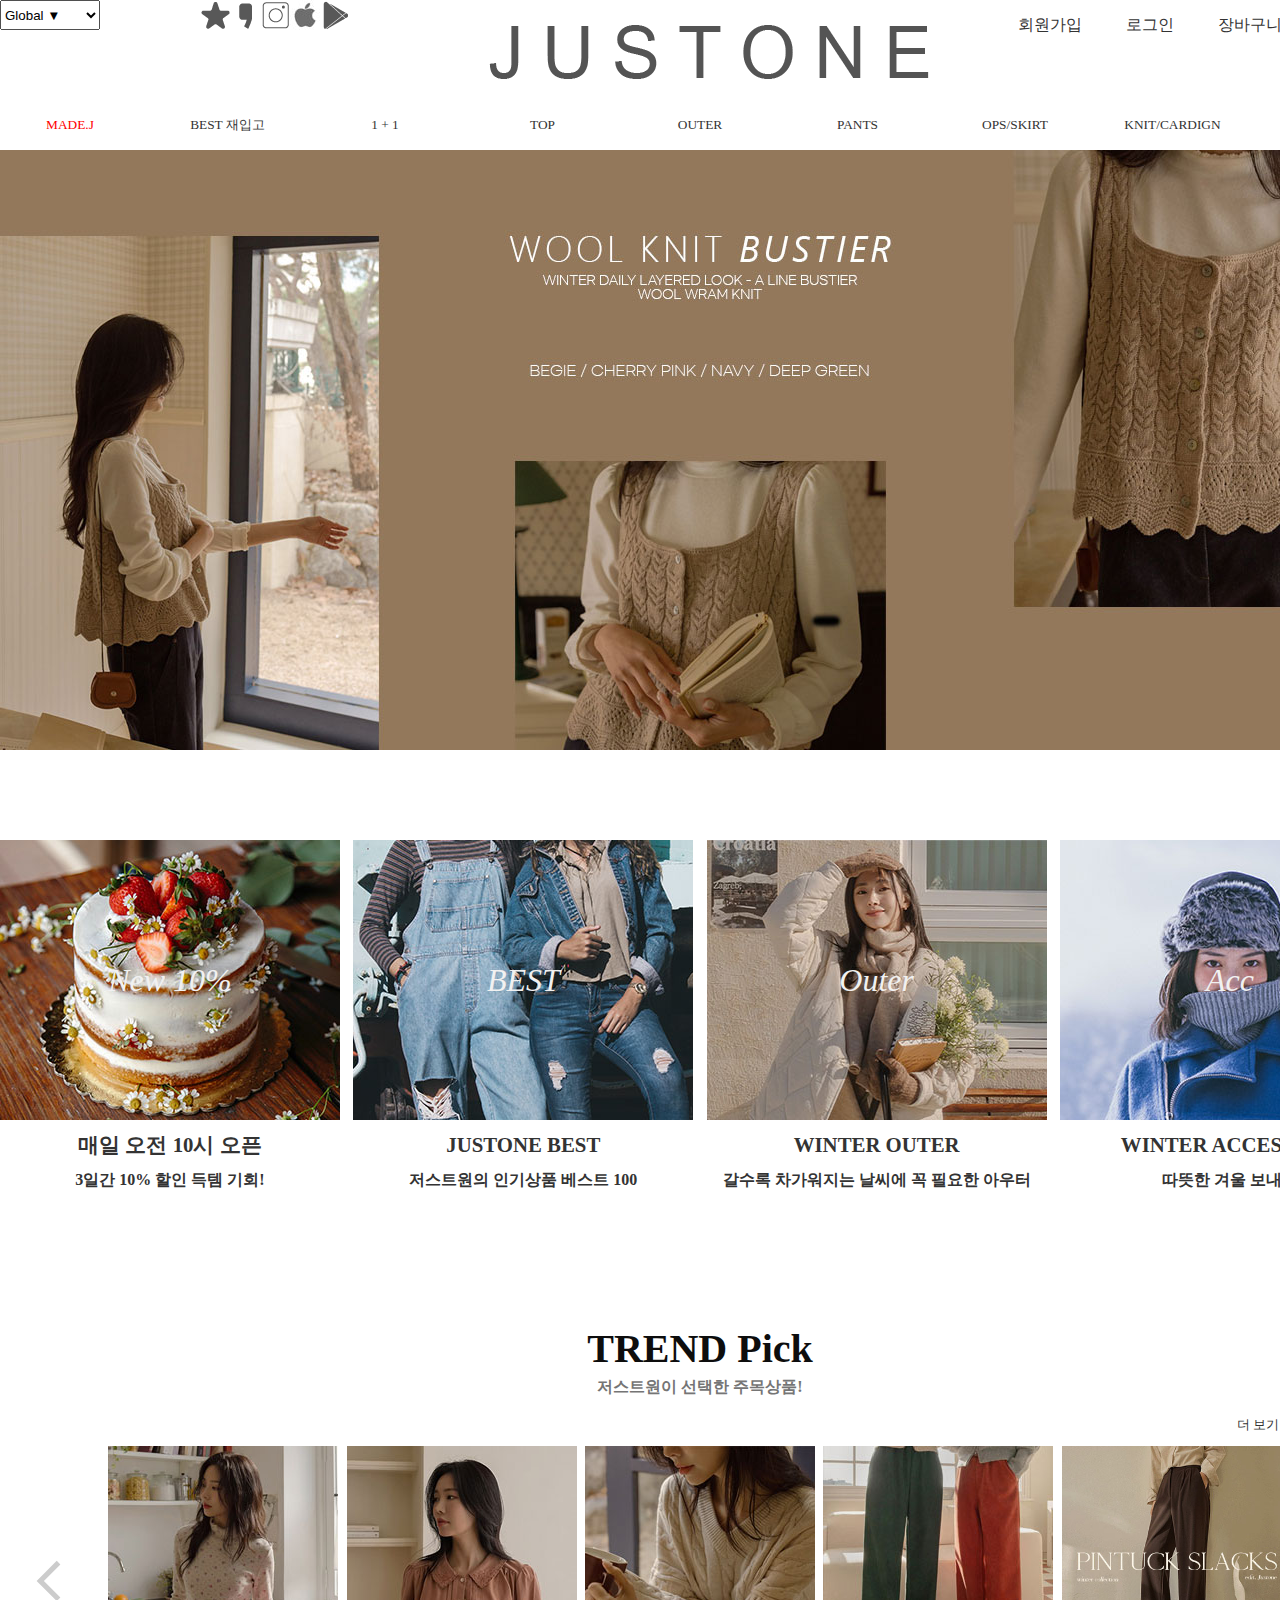
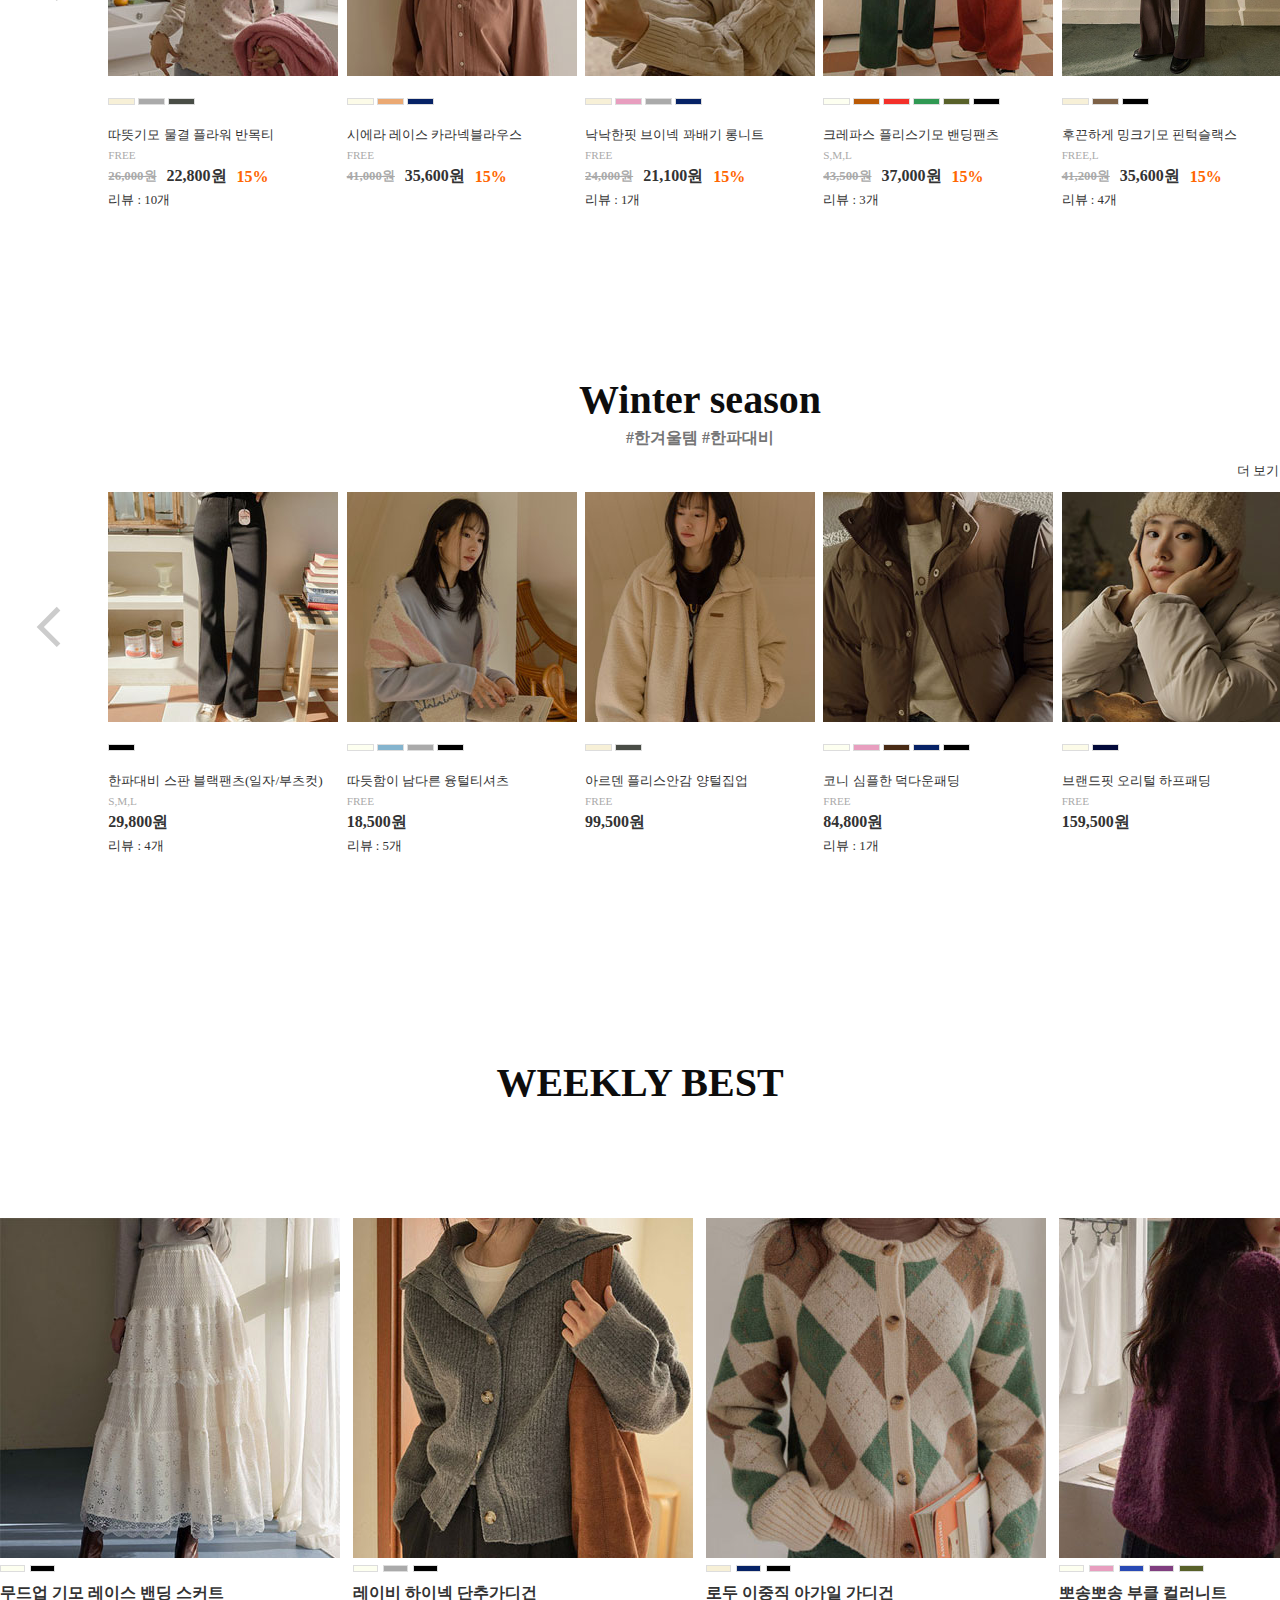
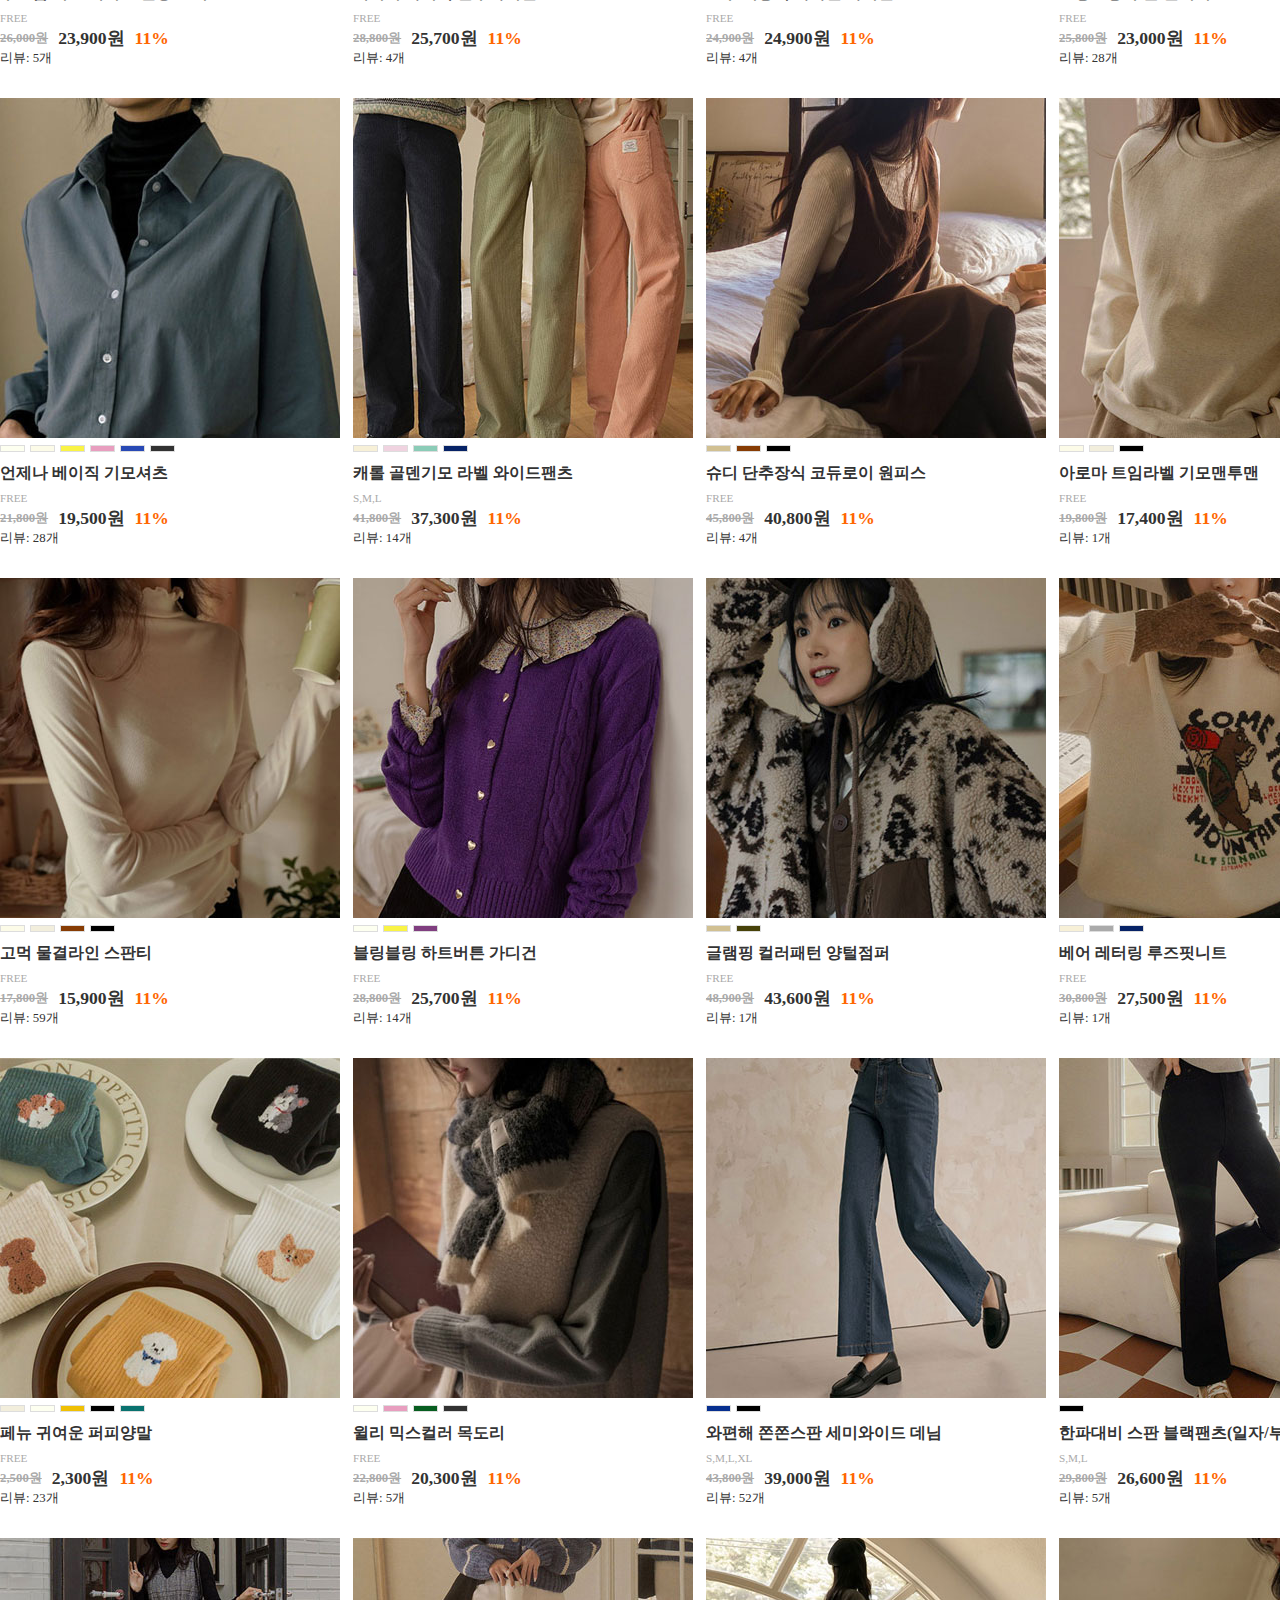
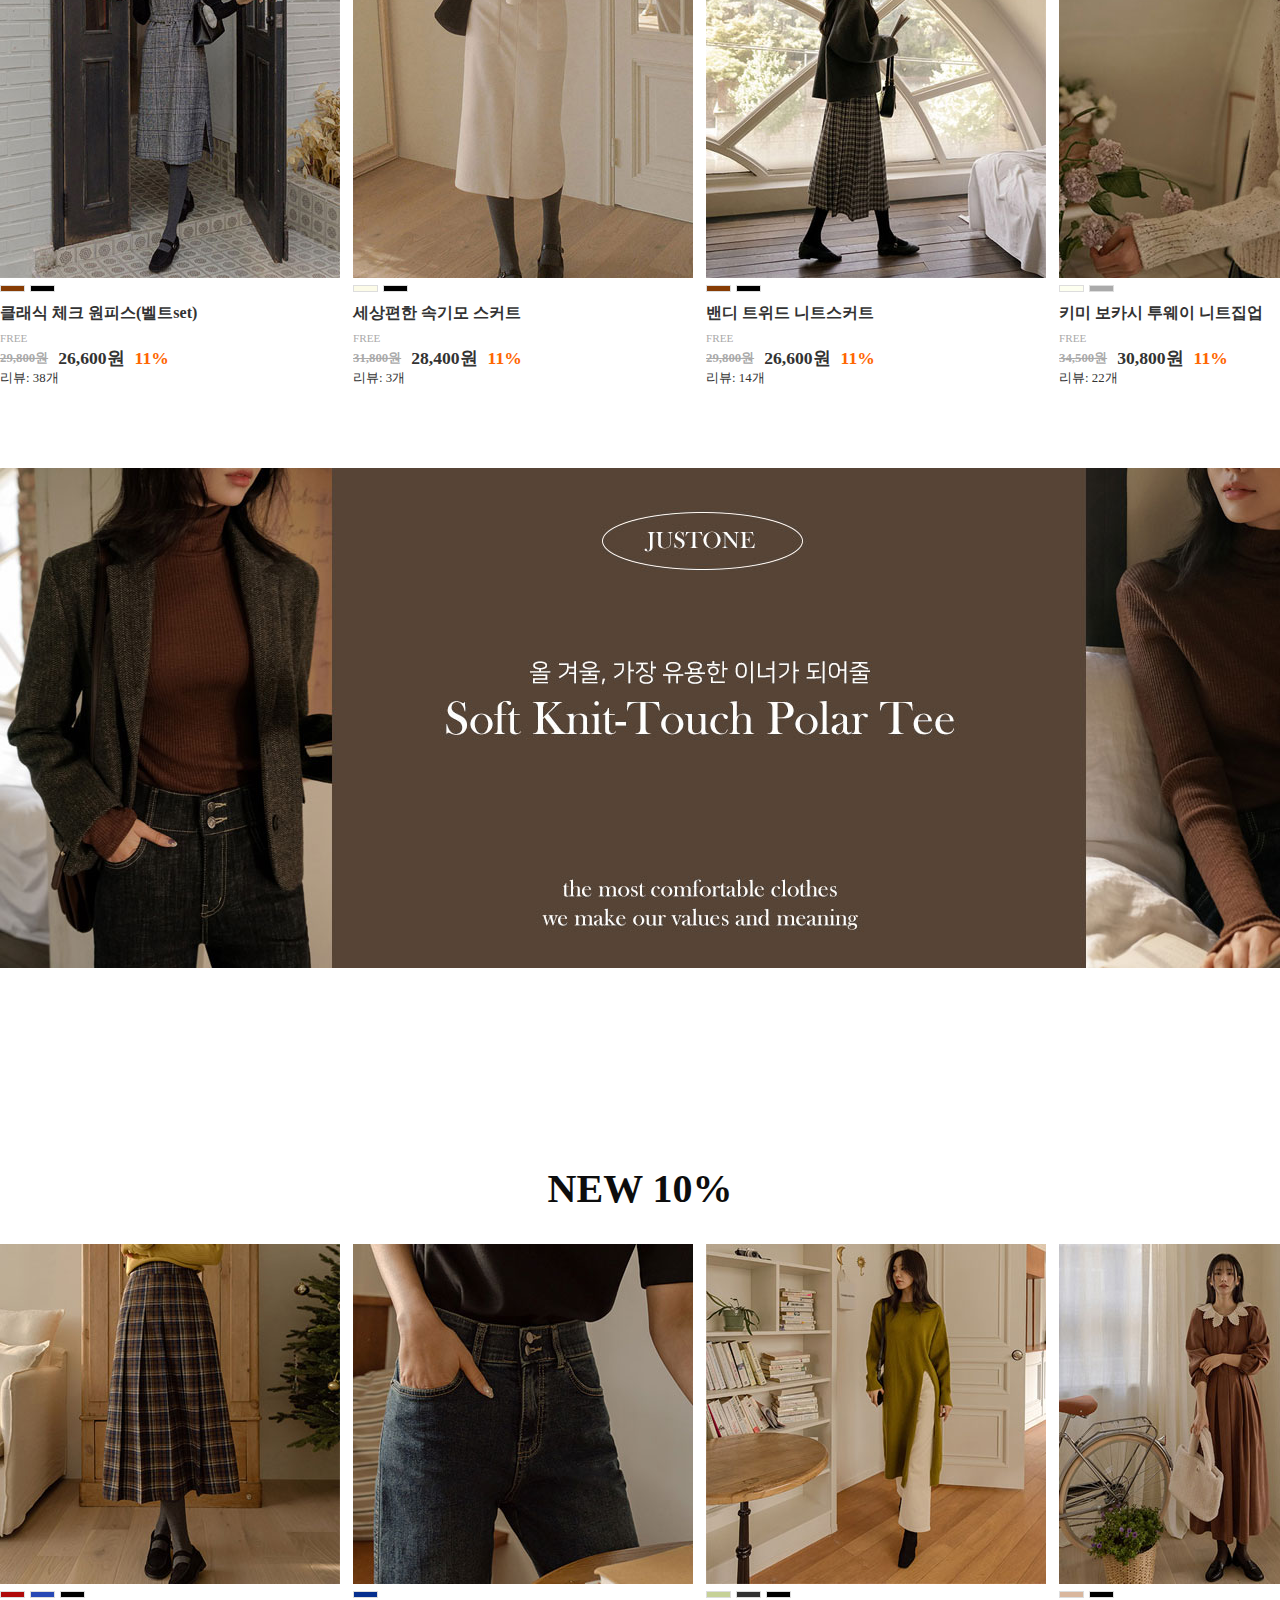
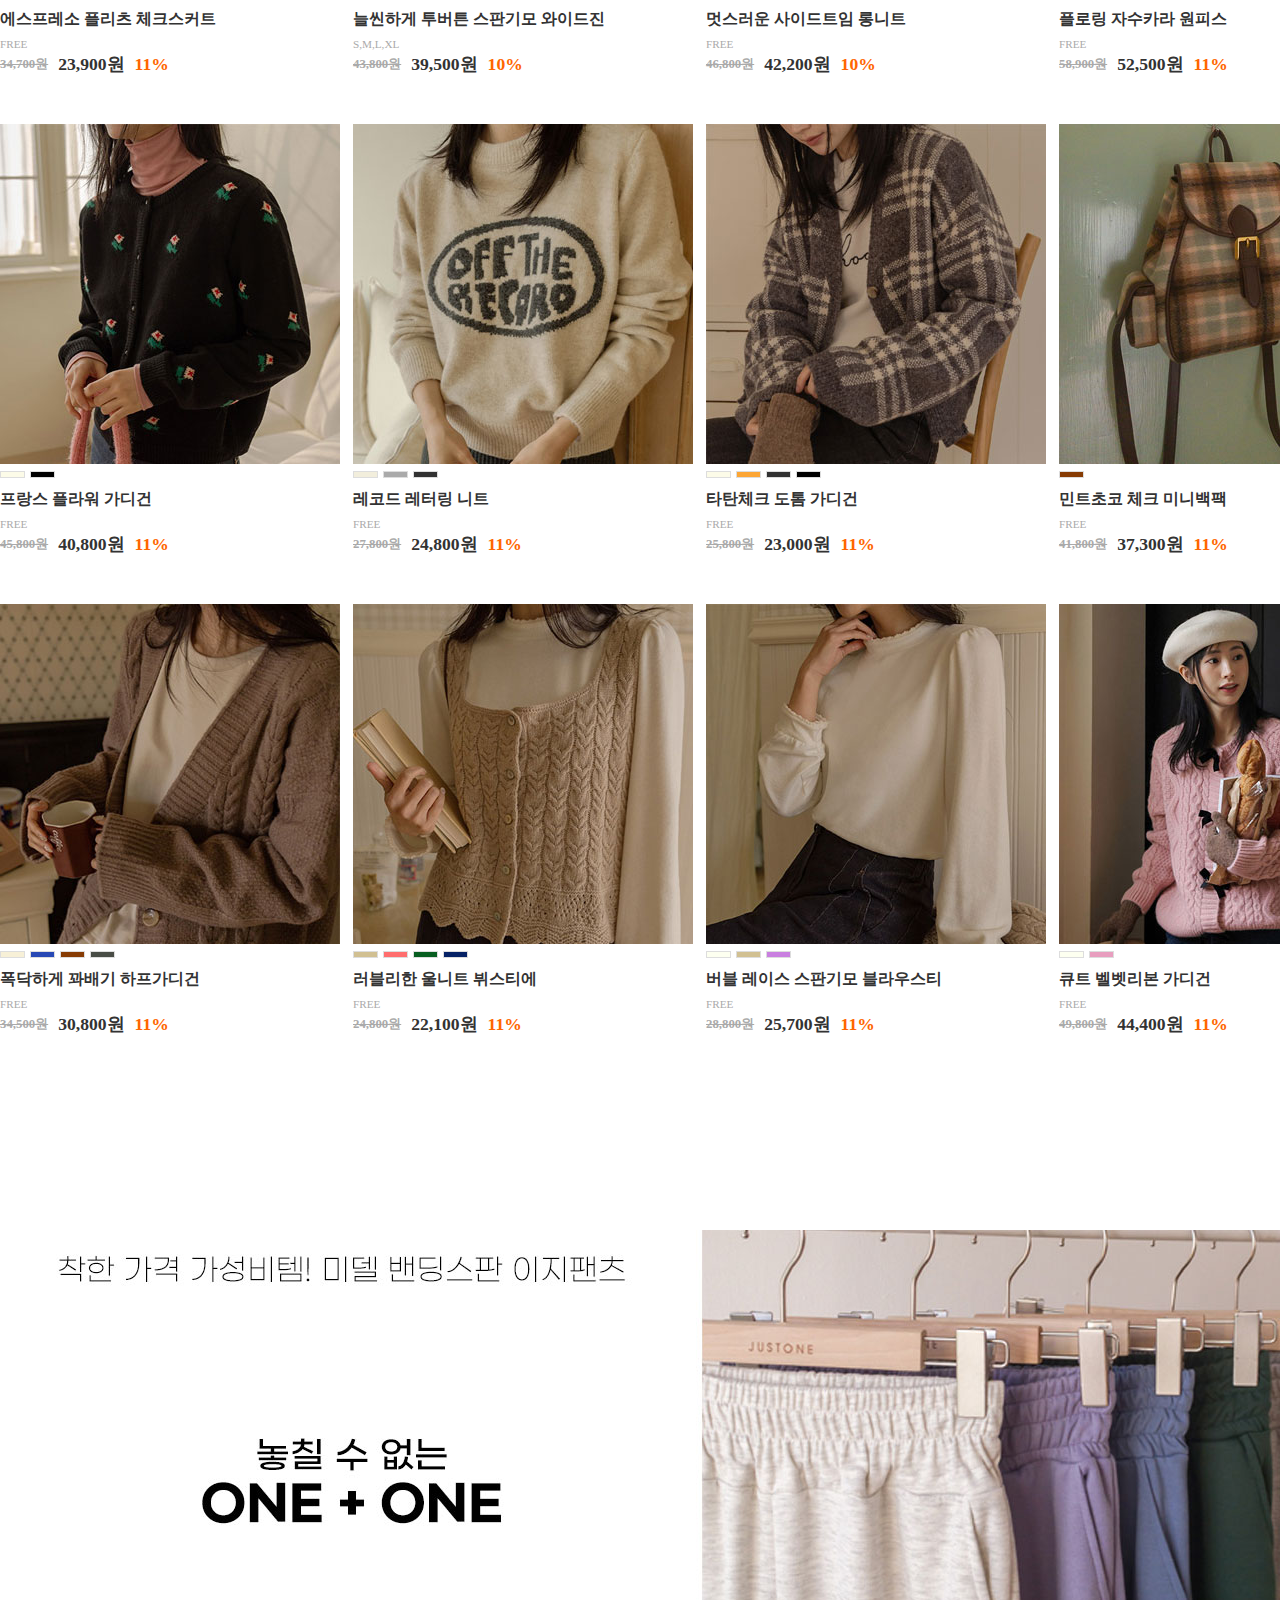
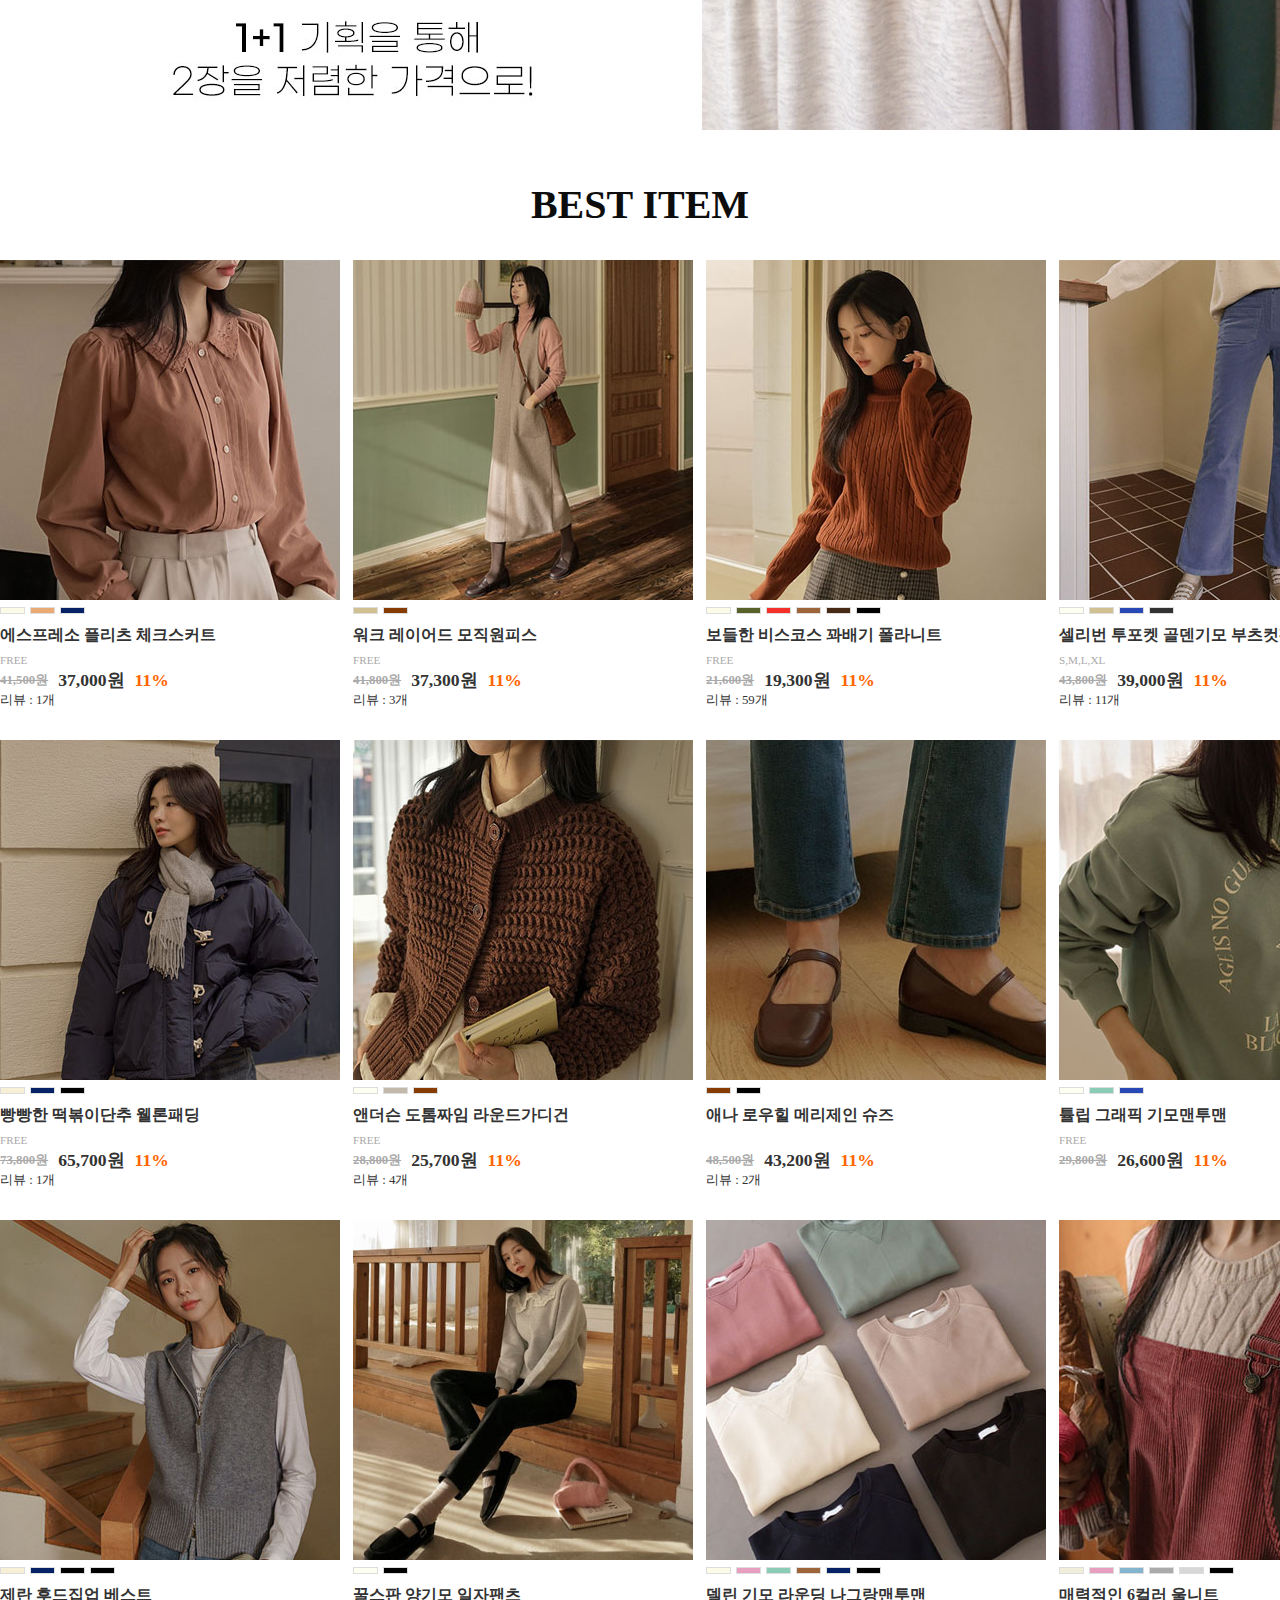
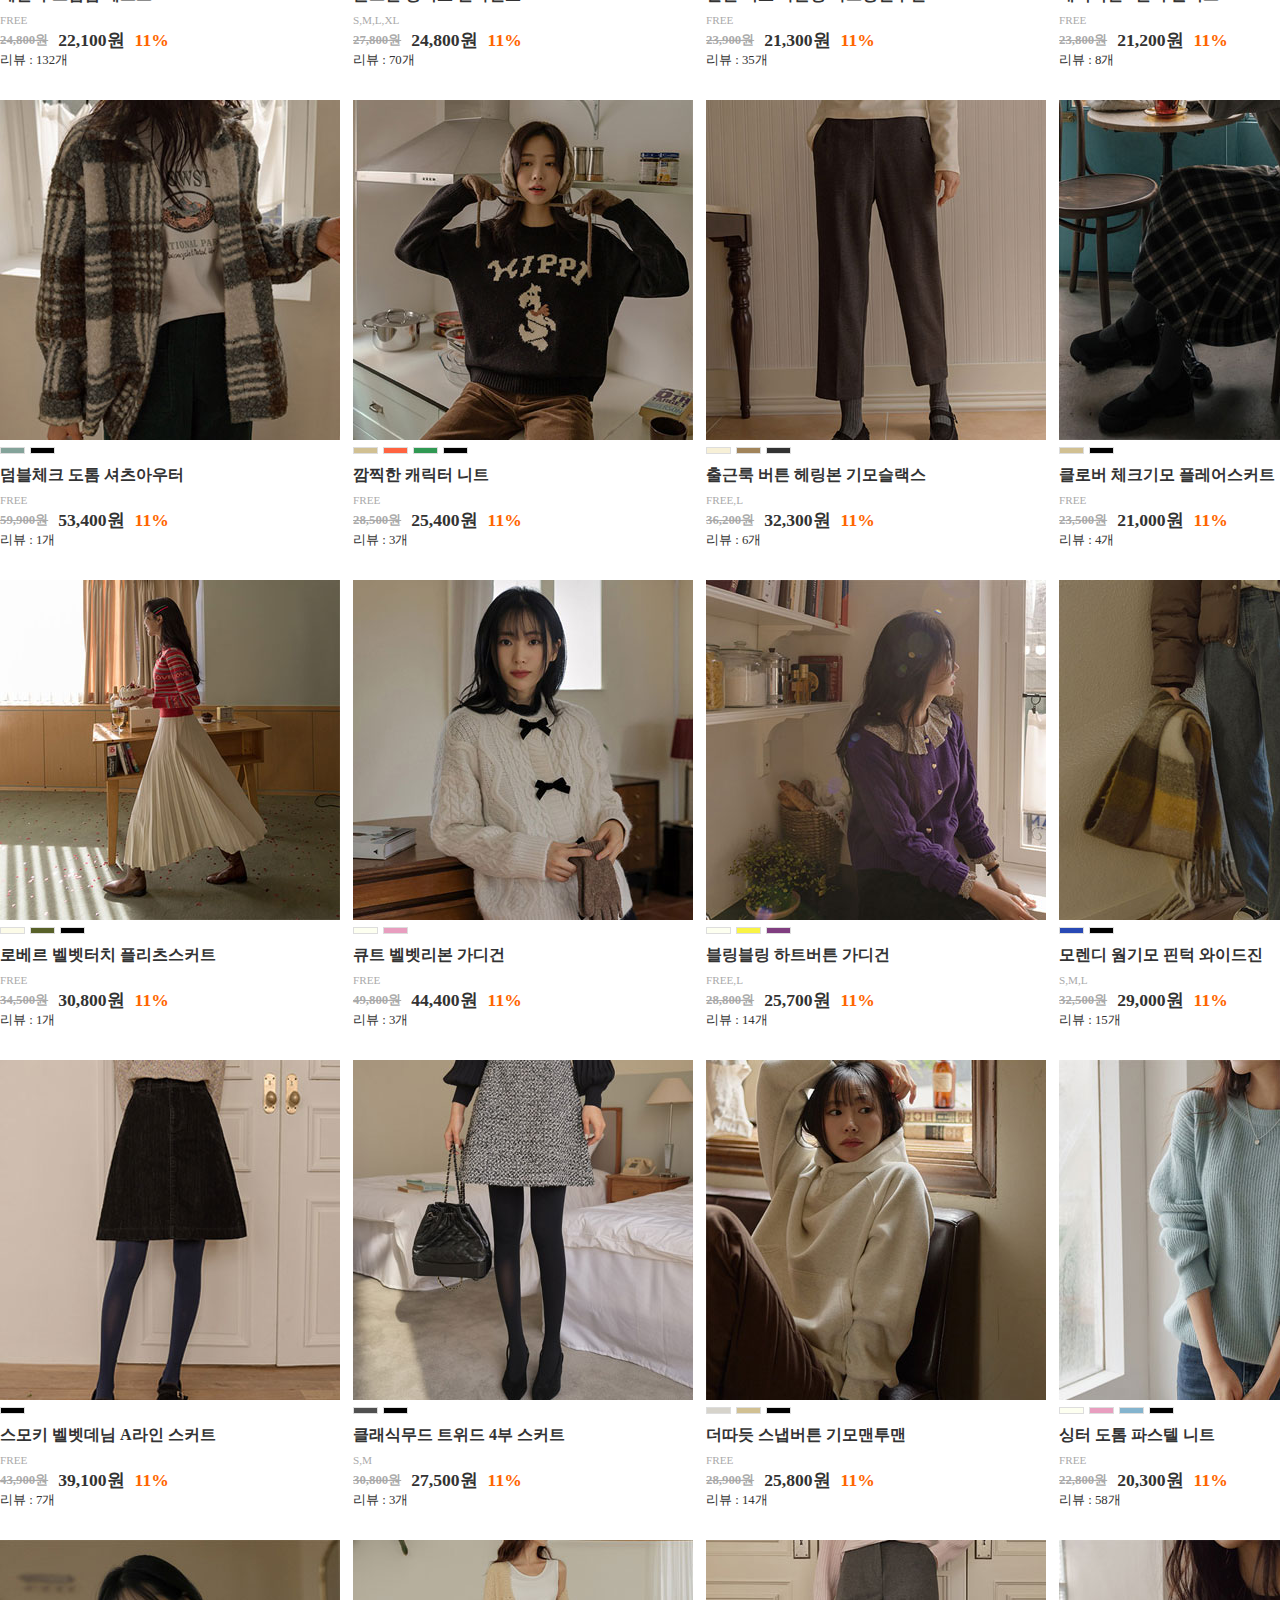
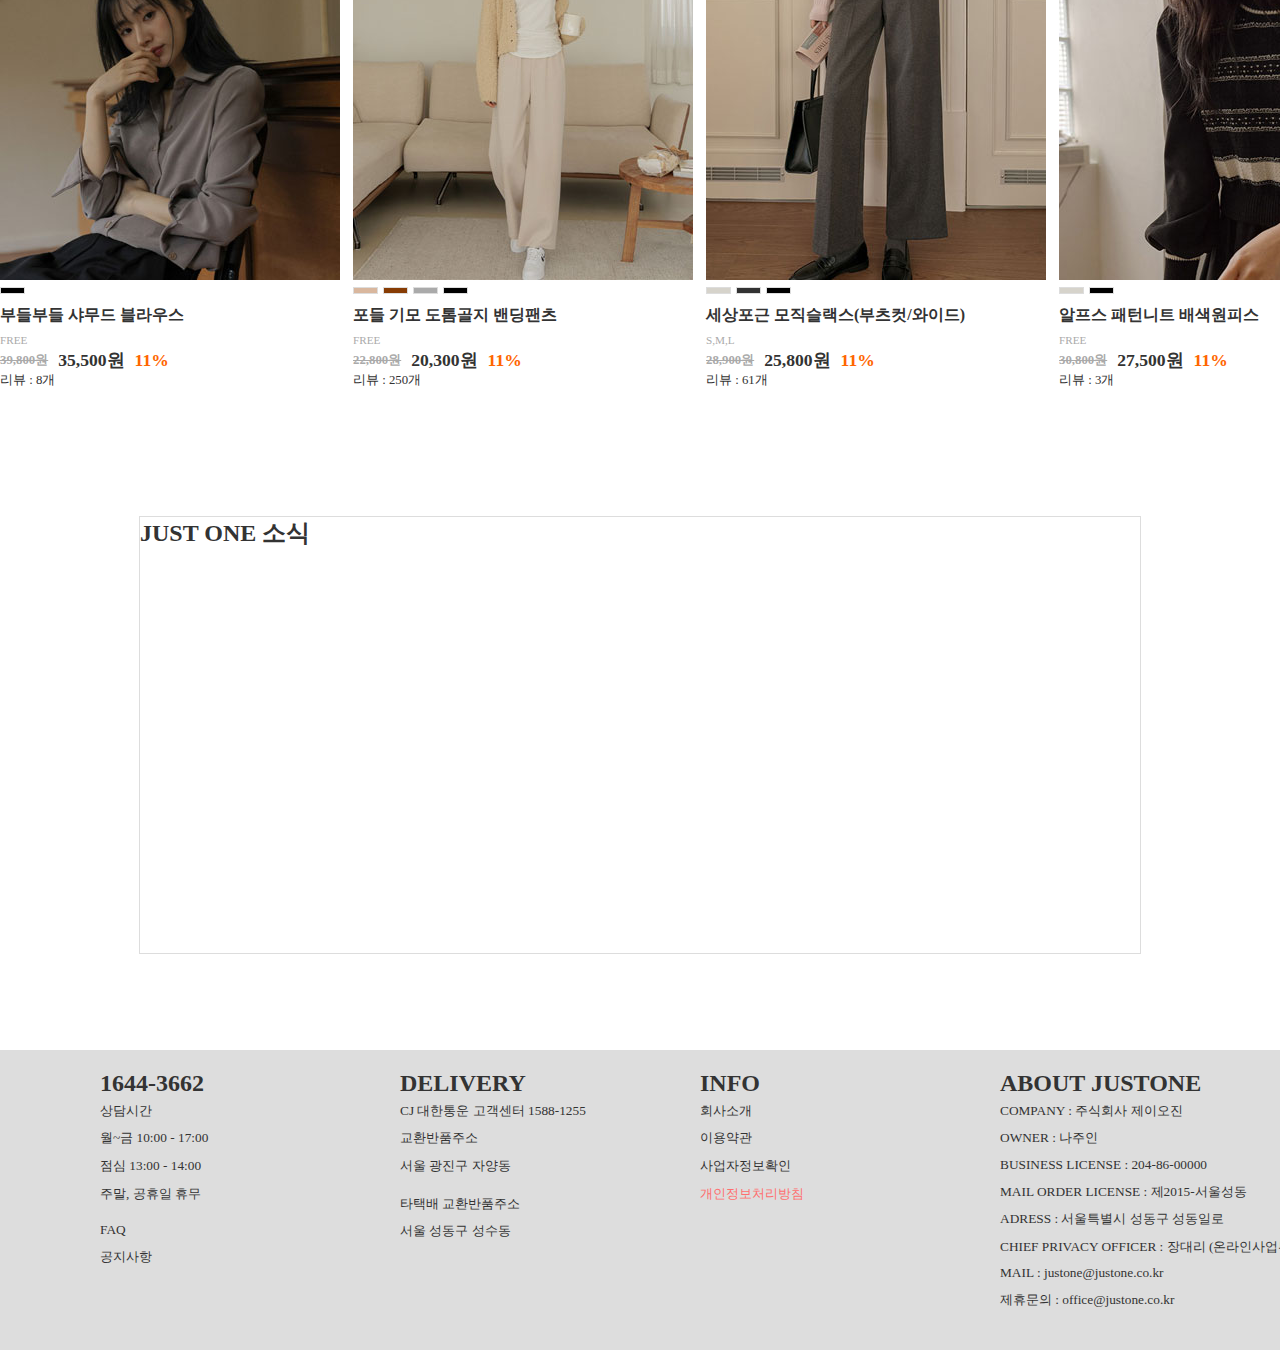
<file: index.html>
<!DOCTYPE html>
<html lang="en">
<head>
    <meta charset="UTF-8">
    <meta name="viewport" content="width=device-width, initial-scale=1.0">
    <title>Shop_index</title>
    <!-- 구글 폰트 추가 -->
    <style>
        @import url('https://fonts.googleapis.com/css2?family=Noto+Sans+KR:wght@300&display=swap');
      </style>
    <!-- 구글 아이콘 추가 -->
    <link rel="stylesheet" href="https://fonts.googleapis.com/css2?family=Material+Symbols+Outlined:opsz,wght,FILL,GRAD@24,400,0,0" />
      <!-- CSS -->
      <link rel="stylesheet" href="css/index_pc.css">
      <link rel="stylesheet" href="css/index_mobile.css">

      <!-- js -->
      <script src="js/text_change.js" defer></script>
</head>
<body>
    <header>
        <!-- 헤더 상단 1행 전체 시작 -->
        <div class="header_box_all">
            <div class="header_box_01">
                <div id="header_box_01_up">
                    <span id="sec_global">
                        <select>
                            <option selected> Global ▼ </option>
                            <option> 한국 </option>
                            <option> 미국 </option>
                            <option> 중국 </option>
                            <option> 일본 </option>
                        </select>
                    </span>
                    <!-- ins_all 시작 -->
                    <span id="ins_all">
                        <span id="ins_icon">
                            <img src="img/ins_icon_01.png" width="30px">
                        </span>
                        <span id="ins_icon">
                            <img src="img/ins_icon_02.png" width="30px">
                        </span>
                        <span id="ins_icon">
                            <img src="img/ins_icon_03.png" width="30px">
                        </span>
                        <span id="ins_icon">
                            <img src="img/ins_icon_04.jpg" width="30px">
                        </span>
                        <span id="ins_icon">
                            <img src="img/ins_icon_05.png" width="30px">
                        </span>
                    </span>
                </div>
                <div id="header_box_01_down">
                    <!-- 여백 -->
                </div>
            </div>

            <div class="header_box_02">
                <a href="index.html" target="_self">
                    <img src="img/index_logo_01.png" alt="600X100" width="100%">
                </a>
            </div>

            <div class="header_box_03">
                <div id="header_box_03_up">

                    <span id="txt_join">
                        회원가입
                    </span>
                    <span id="txt_id">
                        로그인
                    </span>
                    <span id="txt_basket">
                        장바구니
                    </span>
                    <span id="txt_mypage">
                        마이페이지
                    </span>
                </div>
                <div id="header_box_03_down">
                    <!-- 여백 -->
                </div>
            </div>
        </div>
    </header>

    <!-- 헤더 상단 1행 다음 1번째 여백시작 -->
    <div class="gap_1400_10">
        <!-- 여백 (1400 * 10) -->
    </div>
    <!-- 메인 메뉴 9개 시작  -->
    <div class="main_menu_all">

        <!-- 1번째 메인 메뉴 -->
        <a href="#" target="_blank">
            <div id="menu_each">
                <span class="red-point" id="menu_01_over">MADE.J</span>
            </div>
        </a>
        <!-- 2번째 메인 메뉴 -->
        <a href="#" target="_blank">
            <div id="menu_each">
                <span>BEST 재입고</span>
            </div>
        </a>
        <!-- 3번째 메인 메뉴 -->
        <a href="#" target="_blank">
            <div id="menu_each">
                1 + 1
            </div>
        </a>
        <!-- 4번째 메인 메뉴 -->
        <a href="#" target="_blank">
            <div id="menu_each">
             TOP
            </div>
        </a>
        <!-- 5번째 메인 메뉴 -->
        <a href="#" target="_blank">
            <div id="menu_each">
                OUTER
            </div>
        </a>
        <!-- 6번째 메인 메뉴 -->
        <a href="#" target="_blank">
            <div id="menu_each">
                PANTS
            </div>
        </a>
        <!-- 7번째 메인 메뉴 -->
        <a href="#" target="_blank">
            <div id="menu_each">
                OPS/SKIRT
            </div>
        </a>
        <!-- 8번째 메인 메뉴 -->
        <a href="#" target="_blank">
            <div id="menu_each">
                KNIT/CARDIGN
            </div>
        </a>
        <!-- 9번째 메인 메뉴  -->
        <a href="#" target="_blank">
            <div id="menu_each">
                <span class="red-point">+PLUS SIZE</span>
            </div>
        </a>
    </div>
    <!-- 헤더 상단 메인메뉴와 메인이지미 사이 2번째 여백 시작 -->
    <div class="gap_1400_10">
        <!-- 여백 -->
    </div>
    <!-- 메인 이미지 (main_title_img) 시작 -->
    <div class="main_img_all">
        <div class="main_img_big">  <!--PC 화면 메인 이미지 (1400 * 600) -->
            <!-- <img src="img/main_title_img_01.jpg" width="100%"> -->
        </div>
        <div class="main_img_small">  <!-- Mobile 화면 메인 이미지 (340 * 340)-->
            <!-- <img src="img/main_title_img_02.jpg" width="100%"> -->
        </div>
    </div>

    <div class="gap_1400_10">
        <!-- 여백 -->
    </div>
    <!-- 여백 (w:100%, h:80) -->
    <div class="gap_1400_80">&nbsp;</div>
    <!-- 여백 (w:100%, h:10) -->
    <div class="gap_m_340_10">&nbsp;</div>

    <!-- 상단 이미지 4개 -->
    <section class="sec_01_all">
        <div class="sec_01_box_all">

            <!-- 박스 1번째 시작 -->
            <div id="sec_01_box_each">
                <p id="sec_01_box_font">New 10%</p>
                <p id="sec_01_box_img">
                    <img src="img/section_row_01_img_01.jpg" width="340" alt="340X280">
                </p>
                <p id="sec_01_font_01">
                    매일 오전 10시 오픈
                </p>
                <p id="sec_01_font_02">
                    3일간 10% 할인 득템 기회!
                </p>
            </div>

            <!-- 박스 2번째 시작 -->
            <div id="sec_01_box_each">
                <p id="sec_01_box_font">BEST</p>
                <p id="sec_01_box_img">
                    <img src="img/section_row_01_img_02.jpg" width="340" alt="340X280">
                </p>
                <p id="sec_01_font_01">
                    JUSTONE BEST
                </p>
                <p id="sec_01_font_02">
                    저스트원의 인기상품 베스트 100
                </p>
            </div>

            <!-- 박스 3번째 시작 -->
            <div id="sec_01_box_each">
                <p id="sec_01_box_font">Outer</p>
                <p id="sec_01_box_img">
                    <img src="img/section_row_01_img_03.jpg" width="340" alt="340X280">
                </p>
                <p id="sec_01_font_01">
                    WINTER OUTER
                </p>
                <p id="sec_01_font_02">
                    갈수록 차가워지는 날씨에 꼭 필요한 아우터
                </p>
            </div>

            <!-- 박스 4번째 시작 -->
            <div id="sec_01_box_each">
                <p id="sec_01_box_font">Acc</p>
                <p id="sec_01_box_img">
                    <img src="img/section_row_01_img_04.jpg" width="340" alt="340X280">
                </p>
                <p id="sec_01_font_01">
                    WINTER ACCESSORY
                </p>
                <p id="sec_01_font_02">
                    따뜻한 겨울 보내기
                </p>
            </div>

        </div>
    </section>
    <div class="gap_1400_80">&nbsp;</div>
    <div class="gap_m_340_30">&nbsp;</div>
<!-- trend pick 시작 -->
    <section class="sec_02_all">
        <div class="sec_02_title-container">
            <h2 class="sec_02_title">TREND Pick</h2>
            <p class="sec_02_sub_title">저스트원이 선택한 주목상품!</p>
            <p class="more">더 보기 > </p>
        </div>
        <div class="sec_02_box_all">
            <div class="left-slide">
                <span class="material-symbols-outlined">
                    chevron_left
                    </span>
            </div>
            <div id="sec_02_box" class="selected">
                <img id="sec_02_box_img" src="img/trend_01.jpg" width="100%">
                <div class="color-palette"><span class="color" style="background :#F7F0D7">&nbsp;</span><span class="color" style="background: #AAAAAA">&nbsp;</span><span class="color" style="background :#494D46">&nbsp;</span></div>
                <p class="sec_02_font_01">따뜻기모 물결 플라워 반목티</p>
                <p class="sec_02_font_02">FREE</p>
                <p class="sec_02_font_03"><span class="original_price">26,000원</span>22,800원<span class="discount">15%</span></p>
                <p class="sec_02_font_04">리뷰 : 10개</p>
            </div>
            <div id="sec_02_box">
                <img id="sec_02_box_img" src="img/trend_02.jpg" width="100%">
                <div class="color-palette"><span class="color" style="background: #FCFBE8">&nbsp;</span><span class="color" style="background: #EBA973">&nbsp;</span><span class="color" style="background: #062266">&nbsp;</span></div>
                <p class="sec_02_font_01">시에라 레이스 카라넥블라우스</p>
                <p class="sec_02_font_02">FREE</p>
                <p class="sec_02_font_03"><span class="original_price">41,000원</span>35,600원<span class="discount">15%</span></p>
            </div>
            <div id="sec_02_box">
                <img id="sec_02_box_img" src="img/trend_03.jpg" width="100%">
                <div class="color-palette"><span class="color" style="background: #F7F0D7">&nbsp;</span><span class="color" style="background: #E89EBF">&nbsp;</span><span class="color" style="background: #AAAAAA">&nbsp;</span><span class="color" style="background: #062266">&nbsp;</span></div>
                <p class="sec_02_font_01">낙낙한핏 브이넥 꽈배기 롱니트</p>
                <p class="sec_02_font_02">FREE</p>
                <p class="sec_02_font_03"><span class="original_price">24,000원</span>21,100원<span class="discount">15%</span></p>
                <p class="sec_02_font_04">리뷰 : 1개</p>
            </div>
            <div id="sec_02_box">
                <img id="sec_02_box_img" src="img/trend_04.jpg" width="100%">
                <div class="color-palette"><span class="color" style="background: #FDFFF0">&nbsp;</span><span class="color" style="background: #BA5A06">&nbsp;</span><span class="color" style="background: #F43029">&nbsp;</span><span class="color" style="background: #309953">&nbsp;</span><span class="color" style="background: #586129">&nbsp;</span><span class="color" style="background: #000000">&nbsp;</span></div>
                <p class="sec_02_font_01">크레파스 플리스기모 밴딩팬츠</p>
                <p class="sec_02_font_02">S,M,L</p>
                <p class="sec_02_font_03"><span class="original_price">43,500원</span>37,000원<span class="discount">15%</span></p>
                <p class="sec_02_font_04">리뷰 : 3개</p>
            </div>
            <div id="sec_02_box">
                <img id="sec_02_box_img" src="img/trend_05.jpg" width="100%">
                <div class="color-palette"><span class="color" style="background: #F7F0D7">&nbsp;</span><span class="color" style="background: #7D6146">&nbsp;</span><span class="color" style="background: #000000">&nbsp;</span></div>
                <p class="sec_02_font_01">후끈하게 밍크기모 핀턱슬랙스</p>
                <p class="sec_02_font_02">FREE,L</p>
                <p class="sec_02_font_03"><span class="original_price">41,200원</span>35,600원 <span class="discount">15%</span></p>
                <p class="sec_02_font_04">리뷰 : 4개</p>
            </div>
            <div class="right-slide">
                <span class="material-symbols-outlined">
                    chevron_right
                    </span>
            </div>
        </div>
    </section>
    <div class="gap_1400_80">&nbsp;</div>
    <div class="gap_m_340_30">&nbsp;</div>
    <!-- winter season 시작 -->
    <section class="sec_03_all">
        <div class="sec_03_title-container">
            <h2 class="sec_03_title">Winter season</h2>
            <p class="sec_03_sub_title">#한겨울템 #한파대비</p>
            <p class="more">더 보기 > </p>
        </div>
        <div class="sec_03_box_all">
            <div class="left-slide">
                <span class="material-symbols-outlined">
                    chevron_left
                    </span>
            </div>
            <div id="sec_03_box" class="selected">
                <img id="sec_03_box_img" src="img/winter_season_01.jpg" width="100%">
                <div class="color-palette"><span class="color" style="background :#000000">&nbsp;</span></div>
                <p class="sec_03_font_01">한파대비 스판 블랙팬츠(일자/부츠컷)</p>
                <p class="sec_03_font_02">S,M,L</p>
                <p class="sec_03_font_03">29,800원</p>
                <p class="sec_03_font_04">리뷰 : 4개</p>
            </div>
            <div id="sec_03_box">
                <img id="sec_03_box_img" src="img/winter_season_02.jpg" width="100%">
                <div class="color-palette"><span class="color" style="background :#FDFFF0">&nbsp;</span><span class="color" style="background : #84B4CE">&nbsp;</span><span class="color" style="background : #AAAAAA">&nbsp;</span><span class="color" style="background :#000000">&nbsp;</span></div>
                <p class="sec_03_font_01">따듯함이 남다른 융털티셔츠</p>
                <p class="sec_03_font_02">FREE</p>
                <p class="sec_03_font_03">18,500원</p>
                <p class="sec_03_font_04">리뷰 : 5개</p>
            </div>
            <div id="sec_03_box">
                <img id="sec_03_box_img" src="img/winter_season_03.jpg" width="100%">
                <div class="color-palette"><span class="color" style="background :#F7F0D7">&nbsp;</span><span class="color" style="background :#494D46">&nbsp;</span></div>
                <p class="sec_03_font_01">아르덴 플리스안감 양털집업</p>
                <p class="sec_03_font_02">FREE</p>
                <p class="sec_03_font_03">99,500원</p>
            </div>
            <div id="sec_03_box">
                <img id="sec_03_box_img" src="img/winter_season_04.jpg" width="100%">
                <div class="color-palette"><span class="color" style="background :#FDFFF0">&nbsp;</span><span class="color" style="background :#E89EBF">&nbsp;</span><span class="color" style="background :#482A14">&nbsp;</span><span class="color" style="background :#062266">&nbsp;</span><span class="color" style="background :#000000">&nbsp;</span></div>
                <p class="sec_03_font_01">코니 심플한 덕다운패딩</p>
                <p class="sec_03_font_02">FREE</p>
                <p class="sec_03_font_03">84,800원</p>
                <p class="sec_03_font_04">리뷰 : 1개</p>
            </div>
            <div id="sec_03_box">
                <img id="sec_03_box_img" src="img/winter_season_05.jpg" width="100%">
                <div class="color-palette"><span class="color" style="background :#FCFBE8">&nbsp;</span><span class="color" style="background :#030A3A">&nbsp;</span></div>
                <p class="sec_03_font_01">브랜드핏 오리털 하프패딩</p>
                <p class="sec_03_font_02">FREE</p>
                <p class="sec_03_font_03">159,500원</p>
            </div>
            <div class="right-slide">
                <span class="material-symbols-outlined">
                    chevron_right
                    </span>
            </div>
        </div>
    </section>
    <div class="gap_1400_80">&nbsp;</div>
    <div class="gap_m_340_30">&nbsp;</div>
    <!-- weekly best 제목 부분 시작 -->
    <h2 class="title_weekly">
        WEEKLY BEST
    </h2>
    <div class="gap_1400_80">&nbsp;</div>
    <!-- 상품 시작 -->
    <!-- 상품 1행 전체 (4개씩 묶음) -->
    <section class="product_row_all">

        <!-- 상품 1번째 시작 -->
        <div class="product_col_each">

            <p id="p_box_img">
                <a href="product_01.html">
                    <img src="img/weekly_product_01.jpg" width="340" alt="340X340">
                </a>
            </p>
            <div id="p_box_font_all">
                <p id="p_box_color">
                    <span class="color" style="background: #FDFFF0">&nbsp;</span><span class="color" style="background: #000000">&nbsp;</span>
                </p>
                <p id="p_box_font_01">
                    무드업 기모 레이스 밴딩 스커트
                </p>
                <p id="p_box_font_02">
                    FREE
                </p>
                <p id="p_box_font_03">
                    <span class="original_price">26,000원</span>23,900원 <span class="discount">11%</span>
                </p>
                <p id="p_box_font_04">
                    리뷰: 5개
                </p>
            </div>
        </div>
        <!-- 상품 2번째 시작 -->
        <div class="product_col_each">

            <p id="p_box_img">
                    <img src="img/weekly_product_02.jpg" width="340" alt="340X340">
            </p>
            <div id="p_box_font_all">
                <p id="p_box_color">
                    <span class="color" style="background: #FDFFF0">&nbsp;</span><span class="color" style="background: #AAAAAA">&nbsp;</span><span class="color" style="background: #000000">&nbsp;</span>
                </p>
                <p id="p_box_font_01">
                    레이비 하이넥 단추가디건
                </p>
                <p id="p_box_font_02">
                    FREE
                </p>
                <p id="p_box_font_03">
                    <span class="original_price">28,800원</span>25,700원 <span class="discount">11%</span>
                </p>
                <p id="p_box_font_04">
                    리뷰: 4개
                </p>
            </div>
        </div>
        <!-- 상품 3번째 시작 -->
        <div class="product_col_each">

            <p id="p_box_img">
                    <img src="img/weekly_product_03.jpg" width="340" alt="340X340">
            </p>
            <div id="p_box_font_all">
                <p id="p_box_color">
                    <span class="color" style="background: #F7F0D7">&nbsp;</span><span class="color" style="background: #062266">&nbsp;</span><span class="color" style="background: #000000">&nbsp;</span>
                </p>
                <p id="p_box_font_01">
                    로두 이중직 아가일 가디건
                </p>
                <p id="p_box_font_02">
                    FREE
                </p>
                <p id="p_box_font_03">
                    <span class="original_price">24,900원</span>24,900원<span class="discount">11%</span>
                </p>
                <p id="p_box_font_04">
                    리뷰: 4개
                </p>
            </div>
        </div>
        <!-- 상품 4번째 시작 -->
        <div class="product_col_each">

            <p id="p_box_img">
                    <img src="img/weekly_product_04.jpg" width="340" alt="340X340">
            </p>
            <div id="p_box_font_all">
                <p id="p_box_color">
                    <span class="color" style="background: #FDFFF0">&nbsp;</span><span class="color" style="background: #E89EBF">&nbsp;</span><span class="color" style="background: #2849B5">&nbsp;</span><span class="color" style="background: #803E80">&nbsp;</span><span class="color" style="background: #586129">&nbsp;</span>
                </p>
                <p id="p_box_font_01">
                    뽀송뽀송 부클 컬러니트
                </p>
                <p id="p_box_font_02">
                    FREE
                </p>
                <p id="p_box_font_03">
                    <span class="original_price">25,800원</span>23,000원<span class="discount">11%</span>
                </p>
                <p id="p_box_font_04">
                    리뷰: 28개
                </p>
            </div>
        </div>
    </section>
    <!-- 상품 2행 전체 (4개묶음) -->
    <section class="product_row_all">
        <!-- 상품 5번째 시작 -->
        <div class="product_col_each">

            <p id="p_box_img">
                    <img src="img/weekly_product_05.jpg" width="340" alt="340X340">
            </p>
            <div id="p_box_font_all">
                <p id="p_box_color">
                    <span class="color" style="background: #FDFFF0">&nbsp;</span><span class="color" style="background: #FCFBE8">&nbsp;</span><span class="color" style="background: #F9F345">&nbsp;</span><span class="color" style="background: #E89EBF">&nbsp;</span><span class="color" style="background: #2849B5">&nbsp;</span><span class="color" style="background: #323232">&nbsp;</span>
                </p>
                <p id="p_box_font_01">
                    언제나 베이직 기모셔츠
                </p>
                <p id="p_box_font_02">
                    FREE
                </p>
                <p id="p_box_font_03">
                    <span class="original_price">21,800원</span>19,500원<span class="discount">11%</span>
                </p>
                <p id="p_box_font_04">
                    리뷰: 28개
                </p>
            </div>
        </div>
        <!-- 상품 6번째 시작 -->
        <div class="product_col_each">

            <p id="p_box_img">
                    <img src="img/weekly_product_06.jpg" width="340" alt="340X340">
            </p>
            <div id="p_box_font_all">
                <p id="p_box_color">
                    <span class="color" style="background: #F7F0D7">&nbsp;</span><span class="color" style="background: #F0D3E0">&nbsp;</span><span class="color" style="background: #8BCCB7">&nbsp;</span><span class="color" style="background: #062266">&nbsp;</span>
                </p>
                <p id="p_box_font_01">
                    캐롤 골덴기모 라벨 와이드팬츠
                </p>
                <p id="p_box_font_02">
                    S,M,L
                </p>
                <p id="p_box_font_03">
                    <span class="original_price">41,800원</span>37,300원<span class="discount">11%</span>
                </p>
                <p id="p_box_font_04">
                    리뷰: 14개
                </p>
            </div>
        </div>
        <!-- 상품 7번째 시작 -->
        <div class="product_col_each">

            <p id="p_box_img">
                    <img src="img/weekly_product_07.jpg" width="340" alt="340X340">
            </p>
            <div id="p_box_font_all">
                <p id="p_box_color">
                    <span class="color" style="background: #D1C092">&nbsp;</span><span class="color" style="background: #873C04">&nbsp;</span><span class="color" style="background: #000000">&nbsp;</span>
                </p>
                <p id="p_box_font_01">
                    슈디 단추장식 코듀로이 원피스
                </p>
                <p id="p_box_font_02">
                    FREE
                </p>
                <p id="p_box_font_03">
                    <span class="original_price">45,800원</span>40,800원<span class="discount">11%</span>
                </p>
                <p id="p_box_font_04">
                    리뷰: 4개
                </p>
            </div>
        </div>
        <!-- 상품 8번째 시작 -->
        <div class="product_col_each">

            <p id="p_box_img">
                    <img src="img/weekly_product_08.jpg" width="340" alt="340X340">
            </p>
            <div id="p_box_font_all">
                <p id="p_box_color">
                    <span class="color" style="background: #FCFBE8">&nbsp;</span><span class="color" style="background: #F2EEDC">&nbsp;</span><span class="color" style="background: #000000">&nbsp;</span>
                </p>
                <p id="p_box_font_01">
                    아로마 트임라벨 기모맨투맨
                </p>
                <p id="p_box_font_02">
                    FREE
                </p>
                <p id="p_box_font_03">
                    <span class="original_price">19,800원</span>17,400원<span class="discount">11%</span>
                </p>
                <p id="p_box_font_04">
                    리뷰: 1개
                </p>
            </div>
        </div>
    </section>

    <!-- 상품 3행 전체 (4개묶음) -->
    <section class="product_row_all">
        <!-- 상품 9번째 시작 -->
        <div class="product_col_each">

            <p id="p_box_img">
                    <img src="img/weekly_product_09.jpg" width="340" alt="340X340">
            </p>
            <div id="p_box_font_all">
                <p id="p_box_color">
                    <span class="color" style="background: #FCFBE8">&nbsp;</span><span class="color" style="background: #F2EEDC">&nbsp;</span><span class="color" style="background: #873C04">&nbsp;</span><span class="color" style="background: #000000">&nbsp;</span>
                </p>
                <p id="p_box_font_01">
                    고먹 물결라인 스판티
                </p>
                <p id="p_box_font_02">
                    FREE
                </p>
                <p id="p_box_font_03">
                    <span class="original_price">17,800원</span>15,900원<span class="discount">11%</span>
                </p>
                <p id="p_box_font_04">
                    리뷰: 59개
                </p>
            </div>
        </div>
         <!-- 상품 10번째 시작 -->
         <div class="product_col_each">

            <p id="p_box_img">
                    <img src="img/weekly_product_10.jpg" width="340" alt="340X340">
            </p>
            <div id="p_box_font_all">
                <p id="p_box_color">
                    <span class="color" style="background: #FDFFF0">&nbsp;</span><span class="color" style="background: #F9F345">&nbsp;</span><span class="color" style="background: #803E80">&nbsp;</span>
                </p>
                <p id="p_box_font_01">
                    블링블링 하트버튼 가디건
                </p>
                <p id="p_box_font_02">
                    FREE
                </p>
                <p id="p_box_font_03">
                    <span class="original_price">28,800원</span>25,700원<span class="discount">11%</span>
                </p>
                <p id="p_box_font_04">
                    리뷰: 14개
                </p>
            </div>
        </div>
        <!-- 상품 11번째 시작 -->
        <div class="product_col_each">

            <p id="p_box_img">
                    <img src="img/weekly_product_11.jpg" width="340" alt="340X340">
            </p>
            <div id="p_box_font_all">
                <p id="p_box_color">
                    <span class="color" style="background: #D1C092">&nbsp;</span><span class="color" style="background: #474209">&nbsp;</span>
                </p>
                <p id="p_box_font_01">
                    글램핑 컬러패턴 양털점퍼
                </p>
                <p id="p_box_font_02">
                    FREE
                </p>
                <p id="p_box_font_03">
                    <span class="original_price">48,900원</span>43,600원<span class="discount">11%</span>
                </p>
                <p id="p_box_font_04">
                    리뷰: 1개
                </p>
            </div>
        </div>
        <!-- 상품 12번째 시작 -->
        <div class="product_col_each">

            <p id="p_box_img">
                    <img src="img/weekly_product_12.jpg" width="340" alt="340X340">
            </p>
            <div id="p_box_font_all">
                <p id="p_box_color">
                    <span class="color" style="background: #F7F0D7">&nbsp;</span><span class="color" style="background: #AAAAAA">&nbsp;</span><span class="color" style="background: #062266">&nbsp;</span>
                </p>
                <p id="p_box_font_01">
                    베어 레터링 루즈핏니트
                </p>
                <p id="p_box_font_02">
                    FREE
                </p>
                <p id="p_box_font_03">
                    <span class="original_price">30,800원</span>27,500원<span class="discount">11%</span>
                </p>
                <p id="p_box_font_04">
                    리뷰: 1개
                </p>
            </div>
        </div>

    </section>
    <!-- 상품 4행 전체 (4개 묶음) -->
    <section class="product_row_all">
        <!-- 상품 13번째 시작 -->
        <div class="product_col_each">

            <p id="p_box_img">
                    <img src="img/weekly_product_13.jpg" width="340" alt="340X340">
            </p>
            <div id="p_box_font_all">
                <p id="p_box_color">
                    <span class="color" style="background: #F2EEDC">&nbsp;</span><span class="color" style="background: #FDFFF0">&nbsp;</span><span class="color" style="background: #EFC004">&nbsp;</span><span class="color" style="background: #000000">&nbsp;</span><span class="color" style="background: #09726F">&nbsp;</span>
                </p>
                <p id="p_box_font_01">
                    페뉴 귀여운 퍼피양말
                </p>
                <p id="p_box_font_02">
                    FREE
                </p>
                <p id="p_box_font_03">
                    <span class="original_price">2,500원</span>2,300원<span class="discount">11%</span>
                </p>
                <p id="p_box_font_04">
                    리뷰: 23개
                </p>
            </div>
        </div>
        <!-- 상품 14번째 시작 -->
        <div class="product_col_each">

            <p id="p_box_img">
                    <img src="img/weekly_product_14.jpg" width="340" alt="340X340">
            </p>
            <div id="p_box_font_all">
                <p id="p_box_color">
                    <span class="color" style="background: #FDFFF0">&nbsp;</span><span class="color" style="background: #E89EBF">&nbsp;</span><span class="color" style="background: #075E20">&nbsp;</span><span class="color" style="background: #323232">&nbsp;</span>
                </p>
                <p id="p_box_font_01">
                    윌리 믹스컬러 목도리
                </p>
                <p id="p_box_font_02">
                    FREE
                </p>
                <p id="p_box_font_03">
                    <span class="original_price">22,800원</span>20,300원<span class="discount">11%</span>
                </p>
                <p id="p_box_font_04">
                    리뷰: 5개
                </p>
            </div>
        </div>
        <!-- 상품 15번째 시작 -->
        <div class="product_col_each">

            <p id="p_box_img">
                    <img src="img/weekly_product_15.jpg" width="340" alt="340X340">
            </p>
            <div id="p_box_font_all">
                <p id="p_box_color">
                    <span class="color" style="background: #062F8F">&nbsp;</span><span class="color" style="background: #000000">&nbsp;</span>
                </p>
                <p id="p_box_font_01">
                    와편해 쫀쫀스판 세미와이드 데님
                </p>
                <p id="p_box_font_02">
                    S,M,L,XL
                </p>
                <p id="p_box_font_03">
                    <span class="original_price">43,800원</span>39,000원<span class="discount">11%</span>
                </p>
                <p id="p_box_font_04">
                    리뷰: 52개
                </p>
            </div>
        </div>
         <!-- 상품 16번째 시작 -->
         <div class="product_col_each">

            <p id="p_box_img">
                    <img src="img/weekly_product_16.jpg" width="340" alt="340X340">
            </p>
            <div id="p_box_font_all">
                <p id="p_box_color">
                    <span class="color" style="background: #000000">&nbsp;</span>
                </p>
                <p id="p_box_font_01">
                    한파대비 스판 블랙팬츠(일자/부츠컷)
                </p>
                <p id="p_box_font_02">
                    S,M,L
                </p>
                <p id="p_box_font_03">
                    <span class="original_price">29,800원</span>26,600원<span class="discount">11%</span>
                </p>
                <p id="p_box_font_04">
                    리뷰: 5개
                </p>
            </div>
        </div>
    </section>

    <!-- 상품 5행 전체 (4개 묶음) -->
    <section class="product_row_all">
        <!-- 상품 17번째 시작 -->
        <div class="product_col_each">

            <p id="p_box_img">
                    <img src="img/weekly_product_17.jpg" width="340" alt="340X340">
            </p>
            <div id="p_box_font_all">
                <p id="p_box_color">
                    <span class="color" style="background: #873C04">&nbsp;</span><span class="color" style="background: #000000">&nbsp;</span>
                </p>
                <p id="p_box_font_01">
                    클래식 체크 원피스(벨트set)
                </p>
                <p id="p_box_font_02">
                    FREE
                </p>
                <p id="p_box_font_03">
                    <span class="original_price">29,800원</span>26,600원<span class="discount">11%</span>
                </p>
                <p id="p_box_font_04">
                    리뷰: 38개
                </p>
            </div>
        </div>
        <!-- 상품 18번째 시작 -->
        <div class="product_col_each">

            <p id="p_box_img">
                    <img src="img/weekly_product_18.jpg" width="340" alt="340X340">
            </p>
            <div id="p_box_font_all">
                <p id="p_box_color">
                    <span class="color" style="background: #FCFBE8">&nbsp;</span><span class="color" style="background: #000000">&nbsp;</span>
                </p>
                <p id="p_box_font_01">
                    세상편한 속기모 스커트
                </p>
                <p id="p_box_font_02">
                    FREE
                </p>
                <p id="p_box_font_03">
                    <span class="original_price">31,800원</span>28,400원<span class="discount">11%</span>
                </p>
                <p id="p_box_font_04">
                    리뷰: 3개
                </p>
            </div>
        </div>
        <!-- 상품 19번째 시작 -->
        <div class="product_col_each">

            <p id="p_box_img">
                    <img src="img/weekly_product_19.jpg" width="340" alt="340X340">
            </p>
            <div id="p_box_font_all">
                <p id="p_box_color">
                    <span class="color" style="background: #873C04">&nbsp;</span><span class="color" style="background: #000000">&nbsp;</span>
                </p>
                <p id="p_box_font_01">
                    밴디 트위드 니트스커트
                </p>
                <p id="p_box_font_02">
                    FREE
                </p>
                <p id="p_box_font_03">
                    <span class="original_price">29,800원</span>26,600원<span class="discount">11%</span>
                </p>
                <p id="p_box_font_04">
                    리뷰: 14개
                </p>
            </div>
        </div>
        <!-- 상품 20번째 시작 -->
        <div class="product_col_each">

            <p id="p_box_img">
                    <img src="img/weekly_product_20.jpg" width="340" alt="340X340">
            </p>
            <div id="p_box_font_all">
                <p id="p_box_color">
                    <span class="color" style="background: #FDFFF0">&nbsp;</span><span class="color" style="background: #AAAAAA">&nbsp;</span>
                </p>
                <p id="p_box_font_01">
                    키미 보카시 투웨이 니트집업
                </p>
                <p id="p_box_font_02">
                    FREE
                </p>
                <p id="p_box_font_03">
                    <span class="original_price">34,500원</span>30,800원<span class="discount">11%</span>
                </p>
                <p id="p_box_font_04">
                    리뷰: 22개
                </p>
            </div>
        </div>
    </section>
    <!-- 중간 이미지 -->
    <section class="middle_img middle_img01"></section>
    <div class="gap_1400_80">&nbsp;</div>
    <div class="gap_m_340_30">&nbsp;</div>
    <!-- 10% title 시작 -->
    <div class="title_weekly">NEW 10%</div>
    <!-- 상품시작 -->
    <!-- 상품 1행 전체 (4개씩 묶음) -->
    <section class="product_row_all">

        <!-- 상품 1번째 시작 -->
        <div class="product_col_each">

            <p id="p_box_img">
                <img src="img/new_10_img_01.jpg" width="340" alt="340X340">
            </p>
            <div id="p_box_font_all">
                <p id="p_box_color">
                    <span class="color" style="background: #AF0A0A">&nbsp;</span><span class="color" style="background: #2849B5">&nbsp;</span><span class="color" style="background: #000000">&nbsp;</span>
                </p>
                <p id="p_box_font_01">
                    에스프레소 플리츠 체크스커트
                </p>
                <p id="p_box_font_02">
                    FREE
                </p>
                <p id="p_box_font_03">
                    <span class="original_price">34,700원</span>23,900원 <span class="discount">11%</span>
                </p>
                <p id="p_box_font_04">
                    &nbsp;
                </p>
            </div>
        </div>
        <!-- 상품 2번째 시작 -->
        <div class="product_col_each">

            <p id="p_box_img">
                    <img src="img/new_10_img_02.jpg" width="340" alt="340X340">
            </p>
            <div id="p_box_font_all">
                <p id="p_box_color">
                    <span class="color" style="background: #062F8F">&nbsp;</span>
                </p>
                <p id="p_box_font_01">
                    늘씬하게 투버튼 스판기모 와이드진
                </p>
                <p id="p_box_font_02">
                    S,M,L,XL
                </p>
                <p id="p_box_font_03">
                    <span class="original_price">43,800원</span>39,500원 <span class="discount">10%</span>
                </p>
                <p id="p_box_font_04">
                    &nbsp;
                </p>
            </div>
        </div>
        <!-- 상품 3번째 시작 -->
        <div class="product_col_each">

            <p id="p_box_img">
                    <img src="img/new_10_img_03.jpg" width="340" alt="340X340">
            </p>
            <div id="p_box_font_all">
                <p id="p_box_color">
                    <span class="color" style="background: #C6D197">&nbsp;</span><span class="color" style="background: #323232">&nbsp;</span><span class="color" style="background: #000000">&nbsp;</span>
                </p>
                <p id="p_box_font_01">
                    멋스러운 사이드트임 롱니트
                </p>
                <p id="p_box_font_02">
                    FREE
                </p>
                <p id="p_box_font_03">
                    <span class="original_price">46,800원</span>42,200원<span class="discount">10%</span>
                </p>
                <p id="p_box_font_04">
                    &nbsp;
                </p>
            </div>
        </div>
        <!-- 상품 4번째 시작 -->
        <div class="product_col_each">

            <p id="p_box_img">
                    <img src="img/new_10_img_04.jpg" width="340" alt="340X340">
            </p>
            <div id="p_box_font_all">
                <p id="p_box_color">
                    <span class="color" style="background: #D9B79E">&nbsp;</span><span class="color" style="background: #000000">&nbsp;</span>
                </p>
                <p id="p_box_font_01">
                    플로링 자수카라 원피스
                </p>
                <p id="p_box_font_02">
                    FREE
                </p>
                <p id="p_box_font_03">
                    <span class="original_price">58,900원</span>52,500원<span class="discount">11%</span>
                </p>
                <p id="p_box_font_04">
                    &nbsp;
                </p>
            </div>
        </div>
    </section>
    <!-- 상품 2행 전체 (4개씩 묶음) -->
    <section class="product_row_all">

        <!-- 상품 5번째 시작 -->
        <div class="product_col_each">

            <p id="p_box_img">
                <img src="img/new_10_img_05.jpg" width="340" alt="340X340">
            </p>
            <div id="p_box_font_all">
                <p id="p_box_color">
                    <span class="color" style="background: #FCFBE8">&nbsp;</span><span class="color" style="background: #000000">&nbsp;</span>
                </p>
                <p id="p_box_font_01">
                    프랑스 플라워 가디건
                </p>
                <p id="p_box_font_02">
                    FREE
                </p>
                <p id="p_box_font_03">
                    <span class="original_price">45,800원</span>40,800원 <span class="discount">11%</span>
                </p>
                <p id="p_box_font_04">
                    &nbsp;
                </p>
            </div>
        </div>
        <!-- 상품 6번째 시작 -->
        <div class="product_col_each">

            <p id="p_box_img">
                    <img src="img/new_10_img_06.jpg" width="340" alt="340X340">
            </p>
            <div id="p_box_font_all">
                <p id="p_box_color">
                    <span class="color" style="background: #F2EEDC">&nbsp;</span><span class="color" style="background: #AAAAAA">&nbsp;</span><span class="color" style="background: #323232">&nbsp;</span>
                </p>
                <p id="p_box_font_01">
                    레코드 레터링 니트
                </p>
                <p id="p_box_font_02">
                    FREE
                </p>
                <p id="p_box_font_03">
                    <span class="original_price">27,800원</span>24,800원 <span class="discount">11%</span>
                </p>
                <p id="p_box_font_04">
                    &nbsp;
                </p>
            </div>
        </div>
        <!-- 상품 7번째 시작 -->
        <div class="product_col_each">

            <p id="p_box_img">
                    <img src="img/new_10_img_07.jpg" width="340" alt="340X340">
            </p>
            <div id="p_box_font_all">
                <p id="p_box_color">
                    <span class="color" style="background: #FCFBE8">&nbsp;</span><span class="color" style="background: #FCA635">&nbsp;</span><span class="color" style="background: #323232">&nbsp;</span><span class="color" style="background: #000000">&nbsp;</span>
                </p>
                <p id="p_box_font_01">
                    타탄체크 도톰 가디건
                </p>
                <p id="p_box_font_02">
                    FREE
                </p>
                <p id="p_box_font_03">
                    <span class="original_price">25,800원</span>23,000원<span class="discount">11%</span>
                </p>
                <p id="p_box_font_04">
                    &nbsp;
                </p>
            </div>
        </div>
        <!-- 상품 8번째 시작 -->
        <div class="product_col_each">

            <p id="p_box_img">
                    <img src="img/new_10_img_08.jpg" width="340" alt="340X340">
            </p>
            <div id="p_box_font_all">
                <p id="p_box_color">
                    <span class="color" style="background: #873C04">&nbsp;</span>
                </p>
                <p id="p_box_font_01">
                    민트초코 체크 미니백팩
                </p>
                <p id="p_box_font_02">
                    FREE
                </p>
                <p id="p_box_font_03">
                    <span class="original_price">41,800원</span>37,300원<span class="discount">11%</span>
                </p>
                <p id="p_box_font_04">
                    &nbsp;
                </p>
            </div>
        </div>
    </section>
    <!-- 상품 3행 전체 (4개씩 묶음) -->
    <section class="product_row_all">

        <!-- 상품 9번째 시작 -->
        <div class="product_col_each">

            <p id="p_box_img">
                    <img src="img/new_10_img_09.jpg" width="340" alt="340X340">
            </p>
            <div id="p_box_font_all">
                <p id="p_box_color">
                    <span class="color" style="background: #F7F0D7">&nbsp;</span><span class="color" style="background: #2849B5">&nbsp;</span><span class="color" style="background: #873C04">&nbsp;</span><span class="color" style="background: #494D46">&nbsp;</span>
                </p>
                <p id="p_box_font_01">
                    폭닥하게 꽈배기 하프가디건
                </p>
                <p id="p_box_font_02">
                    FREE
                </p>
                <p id="p_box_font_03">
                    <span class="original_price">34,500원</span>30,800원 <span class="discount">11%</span>
                </p>
                <p id="p_box_font_04">
                    &nbsp;
                </p>
            </div>
        </div>
        <!-- 상품 10번째 시작 -->
        <div class="product_col_each">

            <p id="p_box_img">
                    <img src="img/new_10_img_10.jpg" width="340" alt="340X340">
            </p>
            <div id="p_box_font_all">
                <p id="p_box_color">
                    <span class="color" style="background: #D1C092">&nbsp;</span><span class="color" style="background: #FF6E6E">&nbsp;</span><span class="color" style="background: #075E20">&nbsp;</span><span class="color" style="background: #062266">&nbsp;</span>
                </p>
                <p id="p_box_font_01">
                    러블리한 울니트 뷔스티에
                </p>
                <p id="p_box_font_02">
                    FREE
                </p>
                <p id="p_box_font_03">
                    <span class="original_price">24,800원</span>22,100원 <span class="discount">11%</span>
                </p>
                <p id="p_box_font_04">
                    &nbsp;
                </p>
            </div>
        </div>
        <!-- 상품 11번째 시작 -->
        <div class="product_col_each">

            <p id="p_box_img">
                    <img src="img/new_10_img_11.jpg" width="340" alt="340X340">
            </p>
            <div id="p_box_font_all">
                <p id="p_box_color">
                    <span class="color" style="background: #FDFFF0">&nbsp;</span><span class="color" style="background: #D1C092">&nbsp;</span><span class="color" style="background: #C97FE0">&nbsp;</span>
                </p>
                <p id="p_box_font_01">
                    버블 레이스 스판기모 블라우스티
                </p>
                <p id="p_box_font_02">
                    FREE
                </p>
                <p id="p_box_font_03">
                    <span class="original_price">28,800원</span>25,700원<span class="discount">11%</span>
                </p>
                <p id="p_box_font_04">
                    &nbsp;
                </p>
            </div>
        </div>
        <!-- 상품 12번째 시작 -->
        <div class="product_col_each">

            <p id="p_box_img">
                    <img src="img/new_10_img_12.jpg" width="340" alt="340X340">
            </p>
            <div id="p_box_font_all">
                <p id="p_box_color">
                    <span class="color" style="background: #FDFFF0">&nbsp;</span><span class="color" style="background: #E89EBF">&nbsp;</span>
                </p>
                <p id="p_box_font_01">
                    큐트 벨벳리본 가디건
                </p>
                <p id="p_box_font_02">
                    FREE
                </p>
                <p id="p_box_font_03">
                    <span class="original_price">49,800원</span>44,400원<span class="discount">11%</span>
                </p>
                <p id="p_box_font_04">
                    &nbsp;
                </p>
            </div>
        </div>
    </section>
    <div class="gap_1400_80">&nbsp;</div>
    <div class="gap_m_340_30">&nbsp;</div>
    <!-- 중간이미지 -->
    <section class="middle_img middle_img02"></section>
<!-- BEST title 시작 -->
<div class="title_weekly">BEST ITEM</div>
<!-- 상품시작 -->
<!-- 상품 1행 전체 (4개씩 묶음) -->
<section class="product_row_all">

    <!-- 상품 1번째 시작 -->
    <div class="product_col_each">

        <p id="p_box_img">
                <img src="img/best_img_01.jpg" width="340" alt="340X340">
        </p>
        <div id="p_box_font_all">
            <p id="p_box_color">
                <span class="color" style="background: #FCFBE8">&nbsp;</span>
                <span class="color" style="background: #EBA973">&nbsp;</span>
                <span class="color" style="background: #062266">&nbsp;</span>
            </p>
            <p id="p_box_font_01">
                에스프레소 플리츠 체크스커트
            </p>
            <p id="p_box_font_02">
                FREE
            </p>
            <p id="p_box_font_03">
                <span class="original_price">41,500원</span>37,000원 <span class="discount">11%</span>
            </p>
            <p id="p_box_font_04">
                리뷰 : 1개
            </p>
        </div>
    </div>
    <!-- 상품 2번째 시작 -->
    <div class="product_col_each">

        <p id="p_box_img">
                <img src="img/best_img_02.jpg" width="340" alt="340X340">
        </p>
        <div id="p_box_font_all">
            <p id="p_box_color">
                <span class="color" style="background: #D1C092">&nbsp;</span>
                <span class="color" style="background: #873C04">&nbsp;</span>
            </p>
            <p id="p_box_font_01">
                워크 레이어드 모직원피스
            </p>
            <p id="p_box_font_02">
                FREE
            </p>
            <p id="p_box_font_03">
                <span class="original_price">41,800원</span>37,300원 <span class="discount">11%</span>
            </p>
            <p id="p_box_font_04">
                리뷰 : 3개
            </p>
        </div>
    </div>
    <!-- 상품 3번째 시작 -->
    <div class="product_col_each">

        <p id="p_box_img">
                <img src="img/best_img_03.jpg" width="340" alt="340X340">
        </p>
        <div id="p_box_font_all">
            <p id="p_box_color">
                <span class="color" style="background: #FCFBE8">&nbsp;</span>
                <span class="color" style="background: #586129">&nbsp;</span>
                <span class="color" style="background: #F43029">&nbsp;</span>
                <span class="color" style="background: #9E653A">&nbsp;</span>
                <span class="color" style="background: #482A14">&nbsp;</span>
                <span class="color" style="background: #000000">&nbsp;</span>
            </p>
            <p id="p_box_font_01">
                보들한 비스코스 꽈배기 폴라니트
            </p>
            <p id="p_box_font_02">
                FREE
            </p>
            <p id="p_box_font_03">
                <span class="original_price">21,600원</span>19,300원<span class="discount">11%</span>
            </p>
            <p id="p_box_font_04">
                리뷰 : 59개
            </p>
        </div>
    </div>
    <!-- 상품 4번째 시작 -->
    <div class="product_col_each">

        <p id="p_box_img">
                <img src="img/best_img_04.jpg" width="340" alt="340X340">
        </p>
        <div id="p_box_font_all">
            <p id="p_box_color">
                <span class="color" style="background: #FDFFF0">&nbsp;</span>
                <span class="color" style="background: #D1C092">&nbsp;</span>
                <span class="color" style="background: #2849B5">&nbsp;</span>
                <span class="color" style="background: #323232">&nbsp;</span>
            </p>
            <p id="p_box_font_01">
                셀리번 투포켓 골덴기모 부츠컷팬츠
            </p>
            <p id="p_box_font_02">
                S,M,L,XL
            </p>
            <p id="p_box_font_03">
                <span class="original_price">43,800원</span>39,000원<span class="discount">11%</span>
            </p>
            <p id="p_box_font_04">
                리뷰 : 11개
            </p>
        </div>
    </div>
</section>
<!-- 상품 2행 전체 (4개씩 묶음) -->
<section class="product_row_all">

    <!-- 상품 5번째 시작 -->
    <div class="product_col_each">

        <p id="p_box_img">
                <img src="img/best_img_05.jpg" width="340" alt="340X340">
        </p>
        <div id="p_box_font_all">
            <p id="p_box_color">
                <span class="color" style="background: #F7F0D7">&nbsp;</span>
                <span class="color" style="background: #062266">&nbsp;</span>
                <span class="color" style="background: #000000">&nbsp;</span>
            </p>
            <p id="p_box_font_01">
                빵빵한 떡볶이단추 웰론패딩
            </p>
            <p id="p_box_font_02">
                FREE
            </p>
            <p id="p_box_font_03">
                <span class="original_price">73,800원</span>65,700원 <span class="discount">11%</span>
            </p>
            <p id="p_box_font_04">
                리뷰 : 1개
            </p>
        </div>
    </div>
    <!-- 상품 6번째 시작 -->
    <div class="product_col_each">

        <p id="p_box_img">
                <img src="img/best_img_06.jpg" width="340" alt="340X340">
        </p>
        <div id="p_box_font_all">
            <p id="p_box_color">
                <span class="color" style="background: #FDFFF0">&nbsp;</span>
                <span class="color" style="background: #C2B9AB">&nbsp;</span>
                <span class="color" style="background: #873C04">&nbsp;</span>
            </p>
            <p id="p_box_font_01">
                앤더슨 도톰짜임 라운드가디건
            </p>
            <p id="p_box_font_02">
                FREE
            </p>
            <p id="p_box_font_03">
                <span class="original_price">28,800원</span>25,700원 <span class="discount">11%</span>
            </p>
            <p id="p_box_font_04">
                리뷰 : 4개
            </p>
        </div>
    </div>
    <!-- 상품 7번째 시작 -->
    <div class="product_col_each">

        <p id="p_box_img">
                <img src="img/best_img_07.jpg" width="340" alt="340X340">
        </p>
        <div id="p_box_font_all">
            <p id="p_box_color">
                <span class="color" style="background: #873C04">&nbsp;</span>
                <span class="color" style="background: #000000">&nbsp;</span>
            </p>
            <p id="p_box_font_01">
                애나 로우힐 메리제인 슈즈
            </p>
            <p id="p_box_font_02">
                <!-- 사이즈없음 -->
            </p>
            <p id="p_box_font_03">
                <span class="original_price">48,500원</span>43,200원<span class="discount">11%</span>
            </p>
            <p id="p_box_font_04">
                리뷰 : 2개
            </p>
        </div>
    </div>
    <!-- 상품 8번째 시작 -->
    <div class="product_col_each">

        <p id="p_box_img">
                <img src="img/best_img_08.jpg" width="340" alt="340X340">
        </p>
        <div id="p_box_font_all">
            <p id="p_box_color">
                <span class="color" style="background: #FDFFF0">&nbsp;</span>
                <span class="color" style="background: #8BCCB7">&nbsp;</span>
                <span class="color" style="background: #2849B5">&nbsp;</span>
            </p>
            <p id="p_box_font_01">
                튤립 그래픽 기모맨투맨
            </p>
            <p id="p_box_font_02">
               FREE
            </p>
            <p id="p_box_font_03">
                <span class="original_price">29,800원</span>26,600원<span class="discount">11%</span>
            </p>
            <p id="p_box_font_04">
               &nbsp;
            </p>
        </div>
    </div>
</section>

<!-- 상품 3행 전체 (4개씩 묶음) -->
<section class="product_row_all">

    <!-- 상품 9번째 시작 -->
    <div class="product_col_each">

        <p id="p_box_img">
                <img src="img/best_img_09.jpg" width="340" alt="340X340">
        </p>
        <div id="p_box_font_all">
            <p id="p_box_color">
                <span class="color" style="background: #F7F0D7">&nbsp;</span>
                <span class="color" style="background: #062266">&nbsp;</span>
                <span class="color" style="background: #000000">&nbsp;</span>
                <span class="color" style="background: #000000">&nbsp;</span>
            </p>
            <p id="p_box_font_01">
                제란 후드집업 베스트
            </p>
            <p id="p_box_font_02">
                FREE
            </p>
            <p id="p_box_font_03">
                <span class="original_price">24,800원</span>22,100원 <span class="discount">11%</span>
            </p>
            <p id="p_box_font_04">
                리뷰 : 132개
            </p>
        </div>
    </div>
    <!-- 상품 10번째 시작 -->
    <div class="product_col_each">

        <p id="p_box_img">
                <img src="img/best_img_10.jpg" width="340" alt="340X340">
        </p>
        <div id="p_box_font_all">
            <p id="p_box_color">
                <span class="color" style="background: #FDFFF0">&nbsp;</span>
                <span class="color" style="background: #000000">&nbsp;</span>
            </p>
            <p id="p_box_font_01">
                꿀스판 양기모 일자팬츠
            </p>
            <p id="p_box_font_02">
                S,M,L,XL
            </p>
            <p id="p_box_font_03">
                <span class="original_price">27,800원</span>24,800원 <span class="discount">11%</span>
            </p>
            <p id="p_box_font_04">
                리뷰 : 70개
            </p>
        </div>
    </div>
    <!-- 상품 11번째 시작 -->
    <div class="product_col_each">

        <p id="p_box_img">
                <img src="img/best_img_11.jpg" width="340" alt="340X340">
        </p>
        <div id="p_box_font_all">
            <p id="p_box_color">
                <span class="color" style="background: #FCFBE8">&nbsp;</span>
                <span class="color" style="background: #E89EBF">&nbsp;</span>
                <span class="color" style="background: #8BCCB7">&nbsp;</span>
                <span class="color" style="background: #9E653A">&nbsp;</span>
                <span class="color" style="background: #062266">&nbsp;</span>
                <span class="color" style="background: #000000">&nbsp;</span>
            </p>
            <p id="p_box_font_01">
                델린 기모 라운딩 나그랑맨투맨
            </p>
            <p id="p_box_font_02">
                FREE
            </p>
            <p id="p_box_font_03">
                <span class="original_price">23,900원</span>21,300원<span class="discount">11%</span>
            </p>
            <p id="p_box_font_04">
                리뷰 : 35개
            </p>
        </div>
    </div>
    <!-- 상품 12번째 시작 -->
    <div class="product_col_each">

        <p id="p_box_img">
                <img src="img/best_img_12.jpg" width="340" alt="340X340">
        </p>
        <div id="p_box_font_all">
            <p id="p_box_color">
                <span class="color" style="background: #F2EEDC">&nbsp;</span>
                <span class="color" style="background: #E89EBF">&nbsp;</span>
                <span class="color" style="background: #84B4CE">&nbsp;</span>
                <span class="color" style="background: #AAAAAA">&nbsp;</span>
                <span class="color" style="background: #D7D7D7">&nbsp;</span>
                <span class="color" style="background: #000000">&nbsp;</span>
            </p>
            <p id="p_box_font_01">
                매력적인 6컬러 울니트
            </p>
            <p id="p_box_font_02">
               FREE
            </p>
            <p id="p_box_font_03">
                <span class="original_price">23,800원</span>21,200원<span class="discount">11%</span>
            </p>
            <p id="p_box_font_04">
               리뷰 : 8개
            </p>
        </div>
    </div>
</section>

<!-- 상품 4행 전체 (4개씩 묶음) -->
<section class="product_row_all">

    <!-- 상품 13번째 시작 -->
    <div class="product_col_each">

        <p id="p_box_img">
                <img src="img/best_img_13.jpg" width="340" alt="340X340">
        </p>
        <div id="p_box_font_all">
            <p id="p_box_color">
                <span class="color" style="background: #84A39A">&nbsp;</span>
                <span class="color" style="background: #000000">&nbsp;</span>
            </p>
            <p id="p_box_font_01">
                덤블체크 도톰 셔츠아우터
            </p>
            <p id="p_box_font_02">
                FREE
            </p>
            <p id="p_box_font_03">
                <span class="original_price">59,900원</span>53,400원 <span class="discount">11%</span>
            </p>
            <p id="p_box_font_04">
                리뷰 : 1개
            </p>
        </div>
    </div>
    <!-- 상품 14번째 시작 -->
    <div class="product_col_each">

        <p id="p_box_img">
                <img src="img/best_img_14.jpg" width="340" alt="340X340">
        </p>
        <div id="p_box_font_all">
            <p id="p_box_color">
                <span class="color" style="background: #D1C092">&nbsp;</span>
                <span class="color" style="background: #FF6340">&nbsp;</span>
                <span class="color" style="background: #309953">&nbsp;</span>
                <span class="color" style="background: #000000">&nbsp;</span>
            </p>
            <p id="p_box_font_01">
                깜찍한 캐릭터 니트
            </p>
            <p id="p_box_font_02">
                FREE
            </p>
            <p id="p_box_font_03">
                <span class="original_price">28,500원</span>25,400원 <span class="discount">11%</span>
            </p>
            <p id="p_box_font_04">
                리뷰 : 3개
            </p>
        </div>
    </div>
    <!-- 상품 15번째 시작 -->
    <div class="product_col_each">

        <p id="p_box_img">
                <img src="img/best_img_15.jpg" width="340" alt="340X340">
        </p>
        <div id="p_box_font_all">
            <p id="p_box_color">
                <span class="color" style="background: #F7F0D7">&nbsp;</span>
                <span class="color" style="background: #A1845A">&nbsp;</span>
                <span class="color" style="background: #323232">&nbsp;</span>
            </p>
            <p id="p_box_font_01">
                출근룩 버튼 헤링본 기모슬랙스
            </p>
            <p id="p_box_font_02">
                FREE,L
            </p>
            <p id="p_box_font_03">
                <span class="original_price">36,200원</span>32,300원<span class="discount">11%</span>
            </p>
            <p id="p_box_font_04">
                리뷰 : 6개
            </p>
        </div>
    </div>
    <!-- 상품 16번째 시작 -->
    <div class="product_col_each">

        <p id="p_box_img">
                <img src="img/best_img_16.jpg" width="340" alt="340X340">
        </p>
        <div id="p_box_font_all">
            <p id="p_box_color">
                <span class="color" style="background: #D1C092">&nbsp;</span>
                <span class="color" style="background: #000000">&nbsp;</span>
            </p>
            <p id="p_box_font_01">
                클로버 체크기모 플레어스커트
            </p>
            <p id="p_box_font_02">
               FREE
            </p>
            <p id="p_box_font_03">
                <span class="original_price">23,500원</span>21,000원<span class="discount">11%</span>
            </p>
            <p id="p_box_font_04">
               리뷰 : 4개
            </p>
        </div>
    </div>
</section>

<!-- 상품 5행 전체 (4개씩 묶음) -->
<section class="product_row_all">

    <!-- 상품 17번째 시작 -->
    <div class="product_col_each">

        <p id="p_box_img">
                <img src="img/best_img_17.jpg" width="340" alt="340X340">
        </p>
        <div id="p_box_font_all">
            <p id="p_box_color">
                <span class="color" style="background: #FCFBE8">&nbsp;</span>
                <span class="color" style="background: #586129">&nbsp;</span>
                <span class="color" style="background: #000000">&nbsp;</span>
            </p>
            <p id="p_box_font_01">
                로베르 벨벳터치 플리츠스커트
            </p>
            <p id="p_box_font_02">
                FREE
            </p>
            <p id="p_box_font_03">
                <span class="original_price">34,500원</span>30,800원 <span class="discount">11%</span>
            </p>
            <p id="p_box_font_04">
                리뷰 : 1개
            </p>
        </div>
    </div>
    <!-- 상품 18번째 시작 -->
    <div class="product_col_each">

        <p id="p_box_img">
                <img src="img/best_img_18.jpg" width="340" alt="340X340">
        </p>
        <div id="p_box_font_all">
            <p id="p_box_color">
                <span class="color" style="background: #FDFFF0">&nbsp;</span>
                <span class="color" style="background: #E89EBF">&nbsp;</span>
            </p>
            <p id="p_box_font_01">
                큐트 벨벳리본 가디건
            </p>
            <p id="p_box_font_02">
                FREE
            </p>
            <p id="p_box_font_03">
                <span class="original_price">49,800원</span>44,400원 <span class="discount">11%</span>
            </p>
            <p id="p_box_font_04">
                리뷰 : 3개
            </p>
        </div>
    </div>
    <!-- 상품 19번째 시작 -->
    <div class="product_col_each">

        <p id="p_box_img">
                <img src="img/best_img_19.jpg" width="340" alt="340X340">
        </p>
        <div id="p_box_font_all">
            <p id="p_box_color">
                <span class="color" style="background: #FDFFF0">&nbsp;</span>
                <span class="color" style="background: #F9F345">&nbsp;</span>
                <span class="color" style="background: #803E80">&nbsp;</span>
            </p>
            <p id="p_box_font_01">
                블링블링 하트버튼 가디건
            </p>
            <p id="p_box_font_02">
                FREE,L
            </p>
            <p id="p_box_font_03">
                <span class="original_price">28,800원</span>25,700원<span class="discount">11%</span>
            </p>
            <p id="p_box_font_04">
                리뷰 : 14개
            </p>
        </div>
    </div>
    <!-- 상품 20번째 시작 -->
    <div class="product_col_each">

        <p id="p_box_img">
                <img src="img/best_img_20.jpg" width="340" alt="340X340">
        </p>
        <div id="p_box_font_all">
            <p id="p_box_color">
                <span class="color" style="background: #2849B5">&nbsp;</span>
                <span class="color" style="background: #000000">&nbsp;</span>
            </p>
            <p id="p_box_font_01">
                모렌디 웜기모 핀턱 와이드진
            </p>
            <p id="p_box_font_02">
               S,M,L
            </p>
            <p id="p_box_font_03">
                <span class="original_price">32,500원</span>29,000원<span class="discount">11%</span>
            </p>
            <p id="p_box_font_04">
               리뷰 : 15개
            </p>
        </div>
    </div>
</section>

<!-- 상품 6행 전체 (4개씩 묶음) -->
<section class="product_row_all">

    <!-- 상품 21번째 시작 -->
    <div class="product_col_each">

        <p id="p_box_img">
                <img src="img/best_img_21.jpg" width="340" alt="340X340">
        </p>
        <div id="p_box_font_all">
            <p id="p_box_color">
                <span class="color" style="background: #000000">&nbsp;</span>
            </p>
            <p id="p_box_font_01">
                스모키 벨벳데님 A라인 스커트
            </p>
            <p id="p_box_font_02">
                FREE
            </p>
            <p id="p_box_font_03">
                <span class="original_price">43,900원</span>39,100원 <span class="discount">11%</span>
            </p>
            <p id="p_box_font_04">
                리뷰 : 7개
            </p>
        </div>
    </div>
    <!-- 상품 22번째 시작 -->
    <div class="product_col_each">

        <p id="p_box_img">
                <img src="img/best_img_22.jpg" width="340" alt="340X340">
        </p>
        <div id="p_box_font_all">
            <p id="p_box_color">
                <span class="color" style="background: #505050">&nbsp;</span>
                <span class="color" style="background: #000000">&nbsp;</span>
            </p>
            <p id="p_box_font_01">
                클래식무드 트위드 4부 스커트
            </p>
            <p id="p_box_font_02">
                S,M
            </p>
            <p id="p_box_font_03">
                <span class="original_price">30,800원</span>27,500원 <span class="discount">11%</span>
            </p>
            <p id="p_box_font_04">
                리뷰 : 3개
            </p>
        </div>
    </div>
    <!-- 상품 23번째 시작 -->
    <div class="product_col_each">

        <p id="p_box_img">
                <img src="img/best_img_23.jpg" width="340" alt="340X340">
        </p>
        <div id="p_box_font_all">
            <p id="p_box_color">
                <span class="color" style="background: #D6D3CB">&nbsp;</span>
                <span class="color" style="background: #D1C092">&nbsp;</span>
                <span class="color" style="background: #000000">&nbsp;</span>
            </p>
            <p id="p_box_font_01">
                더따듯 스냅버튼 기모맨투맨
            </p>
            <p id="p_box_font_02">
                FREE
            </p>
            <p id="p_box_font_03">
                <span class="original_price">28,900원</span>25,800원<span class="discount">11%</span>
            </p>
            <p id="p_box_font_04">
                리뷰 : 14개
            </p>
        </div>
    </div>
    <!-- 상품 24번째 시작 -->
    <div class="product_col_each">

        <p id="p_box_img">
                <img src="img/best_img_24.jpg" width="340" alt="340X340">
        </p>
        <div id="p_box_font_all">
            <p id="p_box_color">
                <span class="color" style="background: #FDFFF0">&nbsp;</span>
                <span class="color" style="background: #E89EBF">&nbsp;</span>
                <span class="color" style="background: #84B4CE">&nbsp;</span>
                <span class="color" style="background: #000000">&nbsp;</span>
            </p>
            <p id="p_box_font_01">
                싱터 도톰 파스텔 니트
            </p>
            <p id="p_box_font_02">
               FREE
            </p>
            <p id="p_box_font_03">
                <span class="original_price">22,800원</span>20,300원<span class="discount">11%</span>
            </p>
            <p id="p_box_font_04">
               리뷰 : 58개
            </p>
        </div>
    </div>
</section>

<!-- 상품 7행 전체 (4개씩 묶음) -->
<section class="product_row_all">

    <!-- 상품 25번째 시작 -->
    <div class="product_col_each">

        <p id="p_box_img">
                <img src="img/best_img_25.jpg" width="340" alt="340X340">
        </p>
        <div id="p_box_font_all">
            <p id="p_box_color">
                <span class="color" style="background: #000000">&nbsp;</span>
            </p>
            <p id="p_box_font_01">
                부들부들 샤무드 블라우스
            </p>
            <p id="p_box_font_02">
                FREE
            </p>
            <p id="p_box_font_03">
                <span class="original_price">39,800원</span>35,500원 <span class="discount">11%</span>
            </p>
            <p id="p_box_font_04">
                리뷰 : 8개
            </p>
        </div>
    </div>
    <!-- 상품 26번째 시작 -->
    <div class="product_col_each">

        <p id="p_box_img">
                <img src="img/best_img_26.jpg" width="340" alt="340X340">
        </p>
        <div id="p_box_font_all">
            <p id="p_box_color">
                <span class="color" style="background: #D9B79E">&nbsp;</span>
                <span class="color" style="background: #873C04">&nbsp;</span>
                <span class="color" style="background: #AAAAAA">&nbsp;</span>
                <span class="color" style="background: #000000">&nbsp;</span>
            </p>
            <p id="p_box_font_01">
                포들 기모 도톰골지 밴딩팬츠
            </p>
            <p id="p_box_font_02">
                FREE
            </p>
            <p id="p_box_font_03">
                <span class="original_price">22,800원</span>20,300원 <span class="discount">11%</span>
            </p>
            <p id="p_box_font_04">
                리뷰 : 250개
            </p>
        </div>
    </div>
    <!-- 상품 27번째 시작 -->
    <div class="product_col_each">

        <p id="p_box_img">
                <img src="img/best_img_27.jpg" width="340" alt="340X340">
        </p>
        <div id="p_box_font_all">
            <p id="p_box_color">
                <span class="color" style="background: #D6D3CB">&nbsp;</span>
                <span class="color" style="background: #323232">&nbsp;</span>
                <span class="color" style="background: #000000">&nbsp;</span>
            </p>
            <p id="p_box_font_01">
                세상포근 모직슬랙스(부츠컷/와이드)
            </p>
            <p id="p_box_font_02">
                S,M,L
            </p>
            <p id="p_box_font_03">
                <span class="original_price">28,900원</span>25,800원<span class="discount">11%</span>
            </p>
            <p id="p_box_font_04">
                리뷰 : 61개
            </p>
        </div>
    </div>
    <!-- 상품 28번째 시작 -->
    <div class="product_col_each">

        <p id="p_box_img">
                <img src="img/best_img_28.jpg" width="340" alt="340X340">
        </p>
        <div id="p_box_font_all">
            <p id="p_box_color">
                <span class="color" style="background: #D6D3CB">&nbsp;</span>
                <span class="color" style="background: #000000">&nbsp;</span>
            </p>
            <p id="p_box_font_01">
                알프스 패턴니트 배색원피스
            </p>
            <p id="p_box_font_02">
               FREE
            </p>
            <p id="p_box_font_03">
                <span class="original_price">30,800원</span>27,500원<span class="discount">11%</span>
            </p>
            <p id="p_box_font_04">
               리뷰 : 3개
            </p>
        </div>
    </div>
</section>
<!-- 여백 -->
<div class="gap_1400_80">&nbsp;</div>
<div class="gap_m_340_30">&nbsp;</div>
<!-- 게시판 -->
<div class="bbs_01">
    <h3 class="bbs_01_title">JUST ONE 소식</h3>
    <iframe src="http://jeonyoula.dothome.co.kr/gnuboard5/bbs/board.php?bo_table=table_01" width="100%" height="400px" scrolling="no" style="border: 0;"></iframe>
</div>
<!-- 여백 -->
<div class="gap_1400_80">&nbsp;</div>
<div class="gap_m_340_30">&nbsp;</div>
<!-- footer -->
<footer class="footer_container">
    <div class="footer_box_all">
        <div class="footer_box">
            <h3 class="footer_box_title">
                1644-3662
            </h3>
            <div class="footer_text">
                상담시간
            </div>
            <div class="footer_text">
                월~금 10:00 - 17:00
            </div>
            <div class="footer_text">
                점심 13:00 - 14:00
            </div>
            <div class="footer_text">
                주말, 공휴일 휴무
            </div>
            <div class="footer_blank">&nbsp;</div>
            <div class="footer_text">
                FAQ
            </div>
            <div class="footer_text">
                공지사항
            </div>
        </div>
        <div class="footer_box">
            <h3 class="footer_box_title">
                DELIVERY
            </h3>
            <div class="footer_text">
                CJ 대한통운 고객센터 1588-1255
            </div>
            <div class="footer_text">
                교환반품주소
            </div>
            <div class="footer_text">
                서울 광진구 자양동
            </div>
            <div class="footer_blank">&nbsp;</div>
            <div class="footer_text">
                타택배 교환반품주소
            </div>
            <div class="footer_text">
                서울 성동구 성수동
            </div>
        </div>
        <div class="footer_box">
            <h3 class="footer_box_title">
                INFO
            </h3>
            <div class="footer_text">
                회사소개
            </div>
            <div class="footer_text">
                이용약관
            </div>
            <div class="footer_text">
                사업자정보확인
            </div>
            <div class="footer_text" style="color: #FF6E6E">
                개인정보처리방침
            </div>
        </div>
        <div class="footer_box">
            <h3 class="footer_box_title">
                ABOUT JUSTONE
            </h3>
            <div class="footer_text">
                COMPANY : 주식회사 제이오진
            </div>
            <div class="footer_text">
                OWNER : 나주인
            </div>
            <div class="footer_text">
                BUSINESS LICENSE : 204-86-00000
            </div>
            <div class="footer_text">
                MAIL ORDER LICENSE : 제2015-서울성동
            </div>
            <div class="footer_text">
                ADRESS : 서울특별시 성동구 성동일로
            </div>
            <div class="footer_text">
                CHIEF PRIVACY OFFICER : 장대리 (온라인사업부)
            </div>
            <div class="footer_text">
                MAIL : justone@justone.co.kr
            </div>
            <div class="footer_text">
                제휴문의 : office@justone.co.kr
            </div>
        </div>
    </div>

</footer>


</body>
</html>
</file>
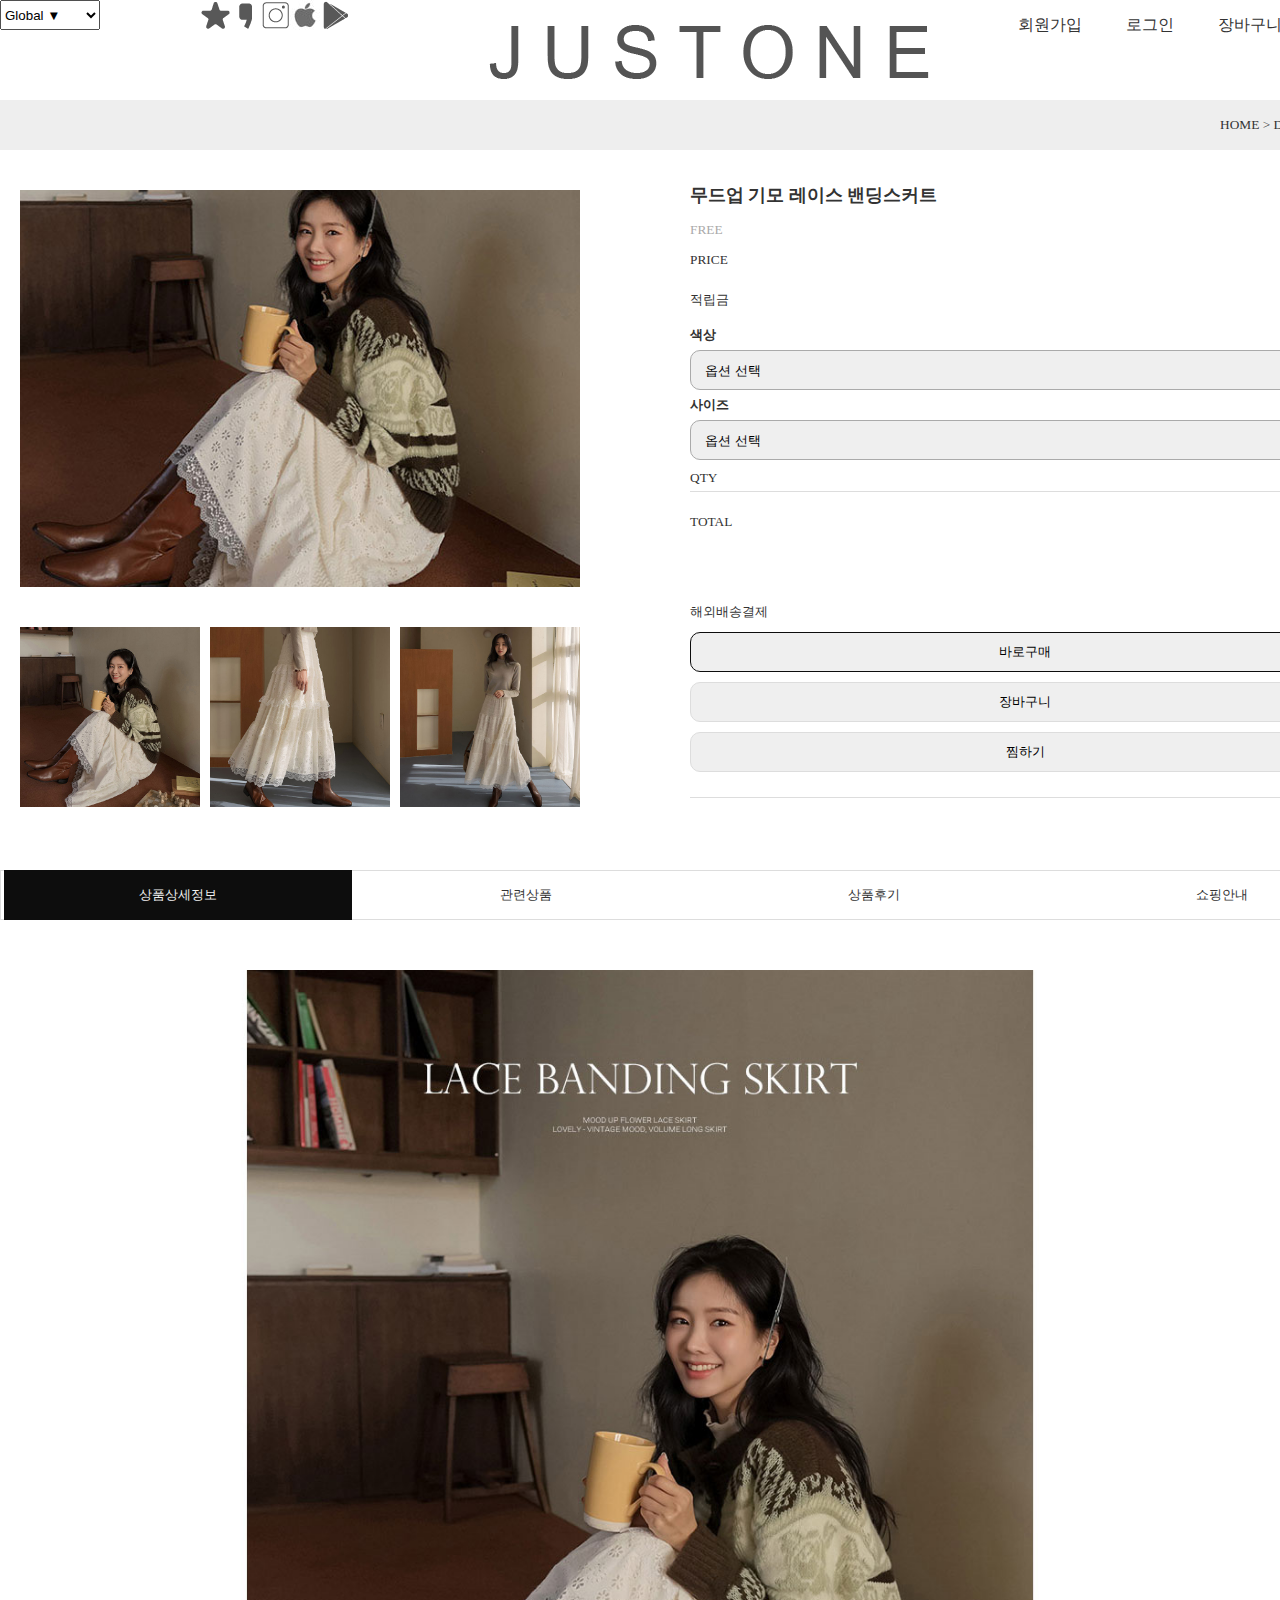
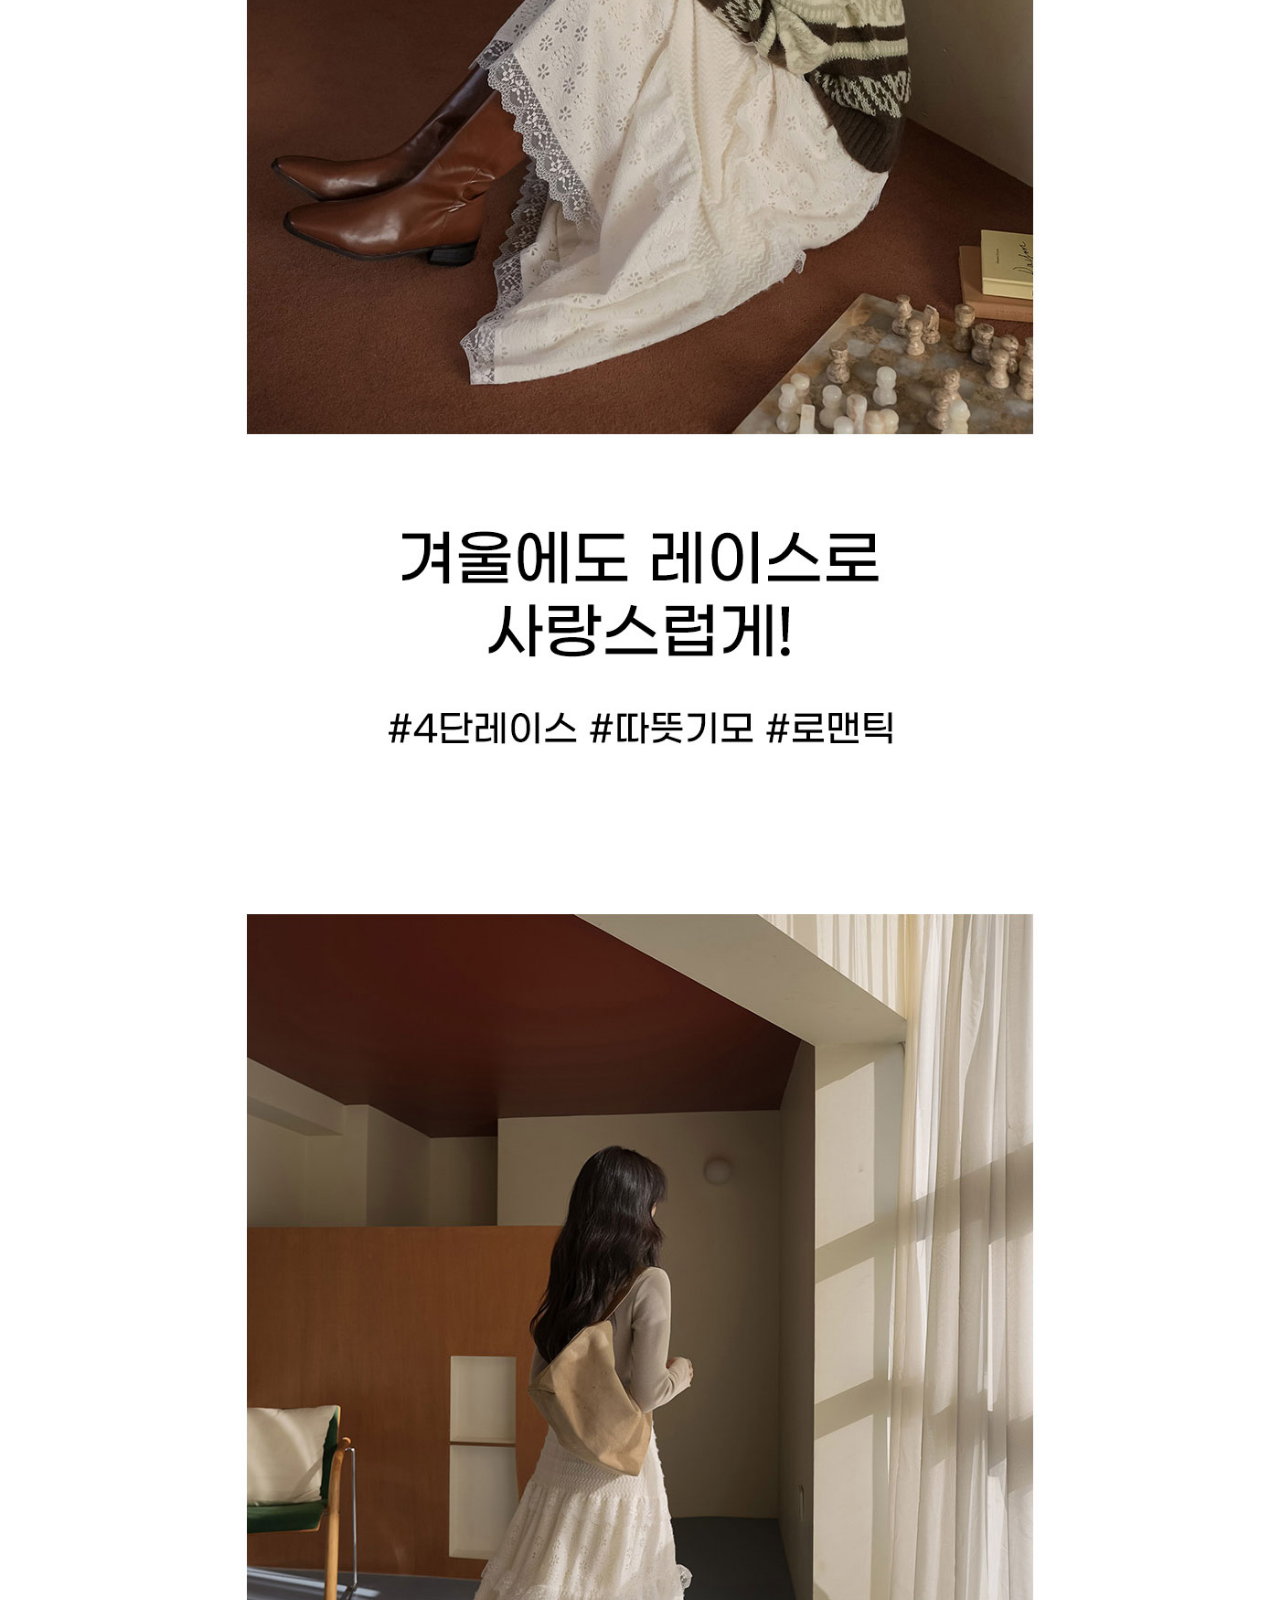
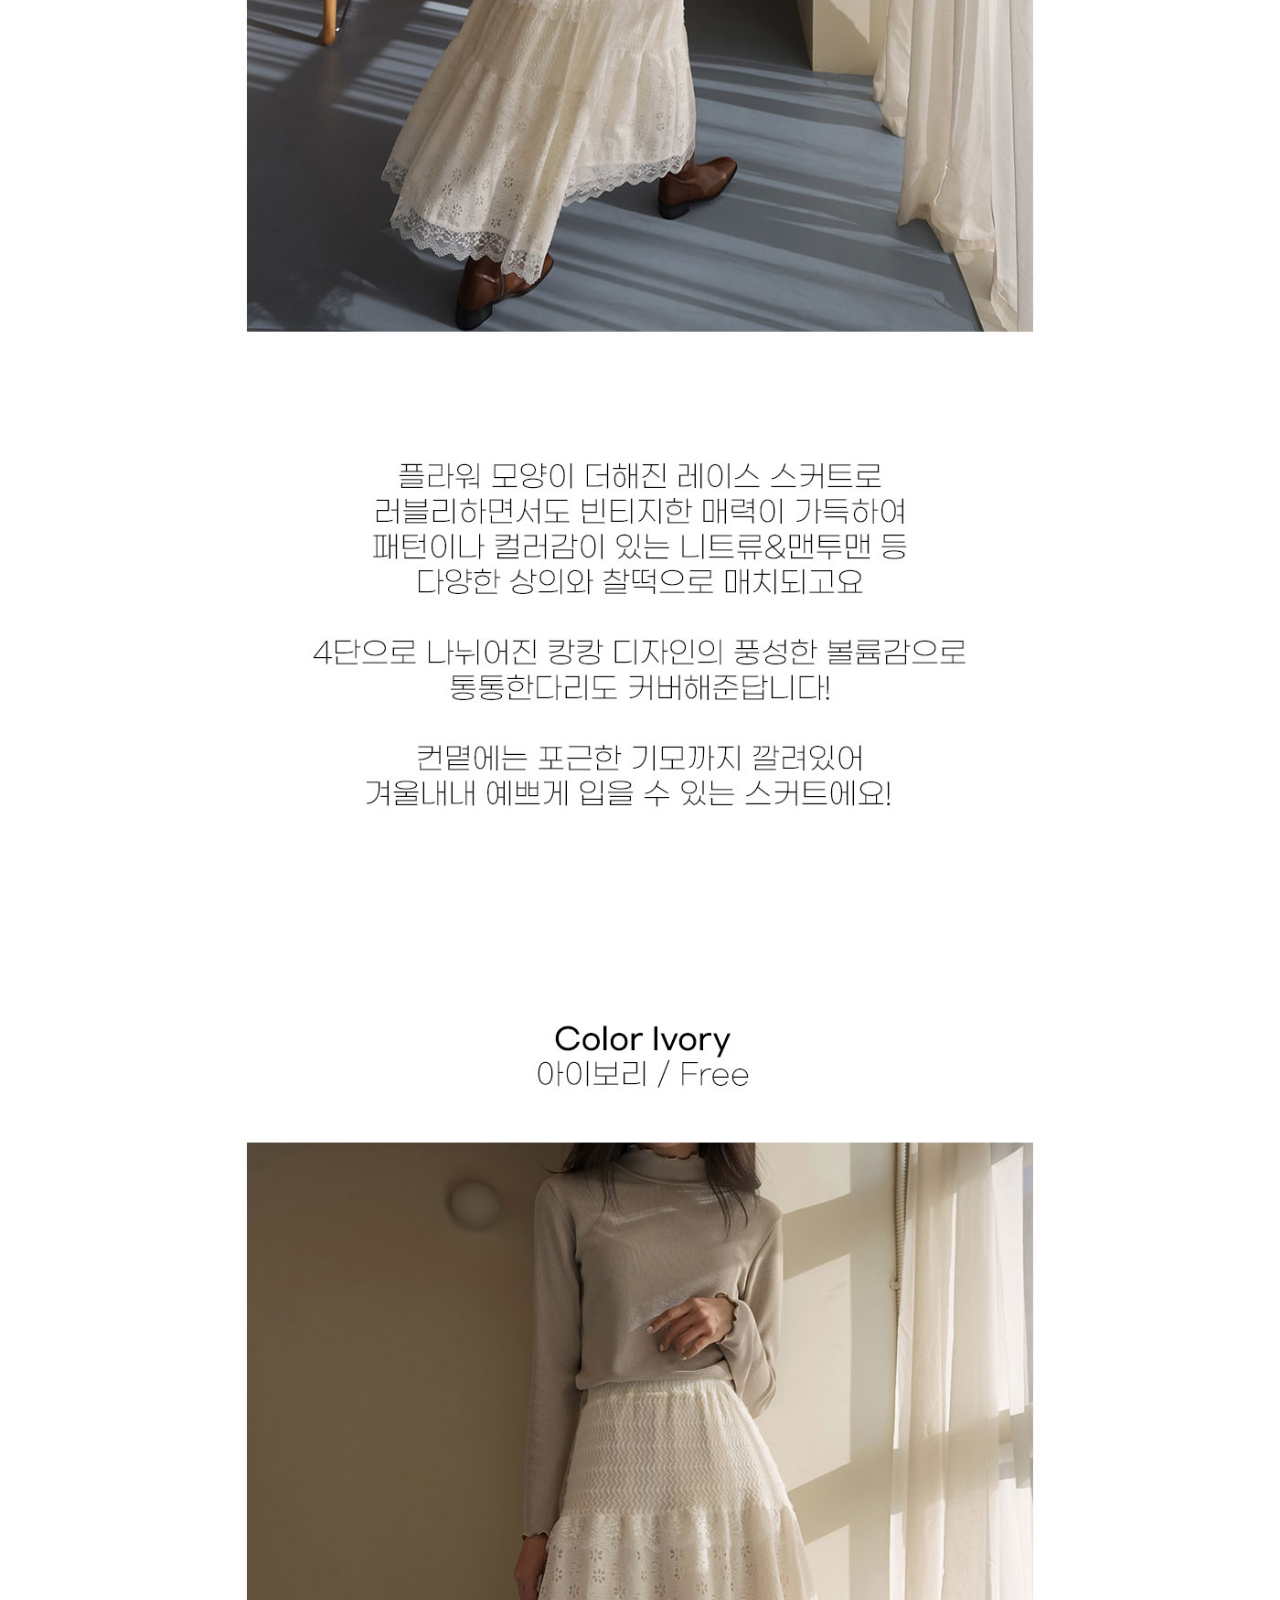
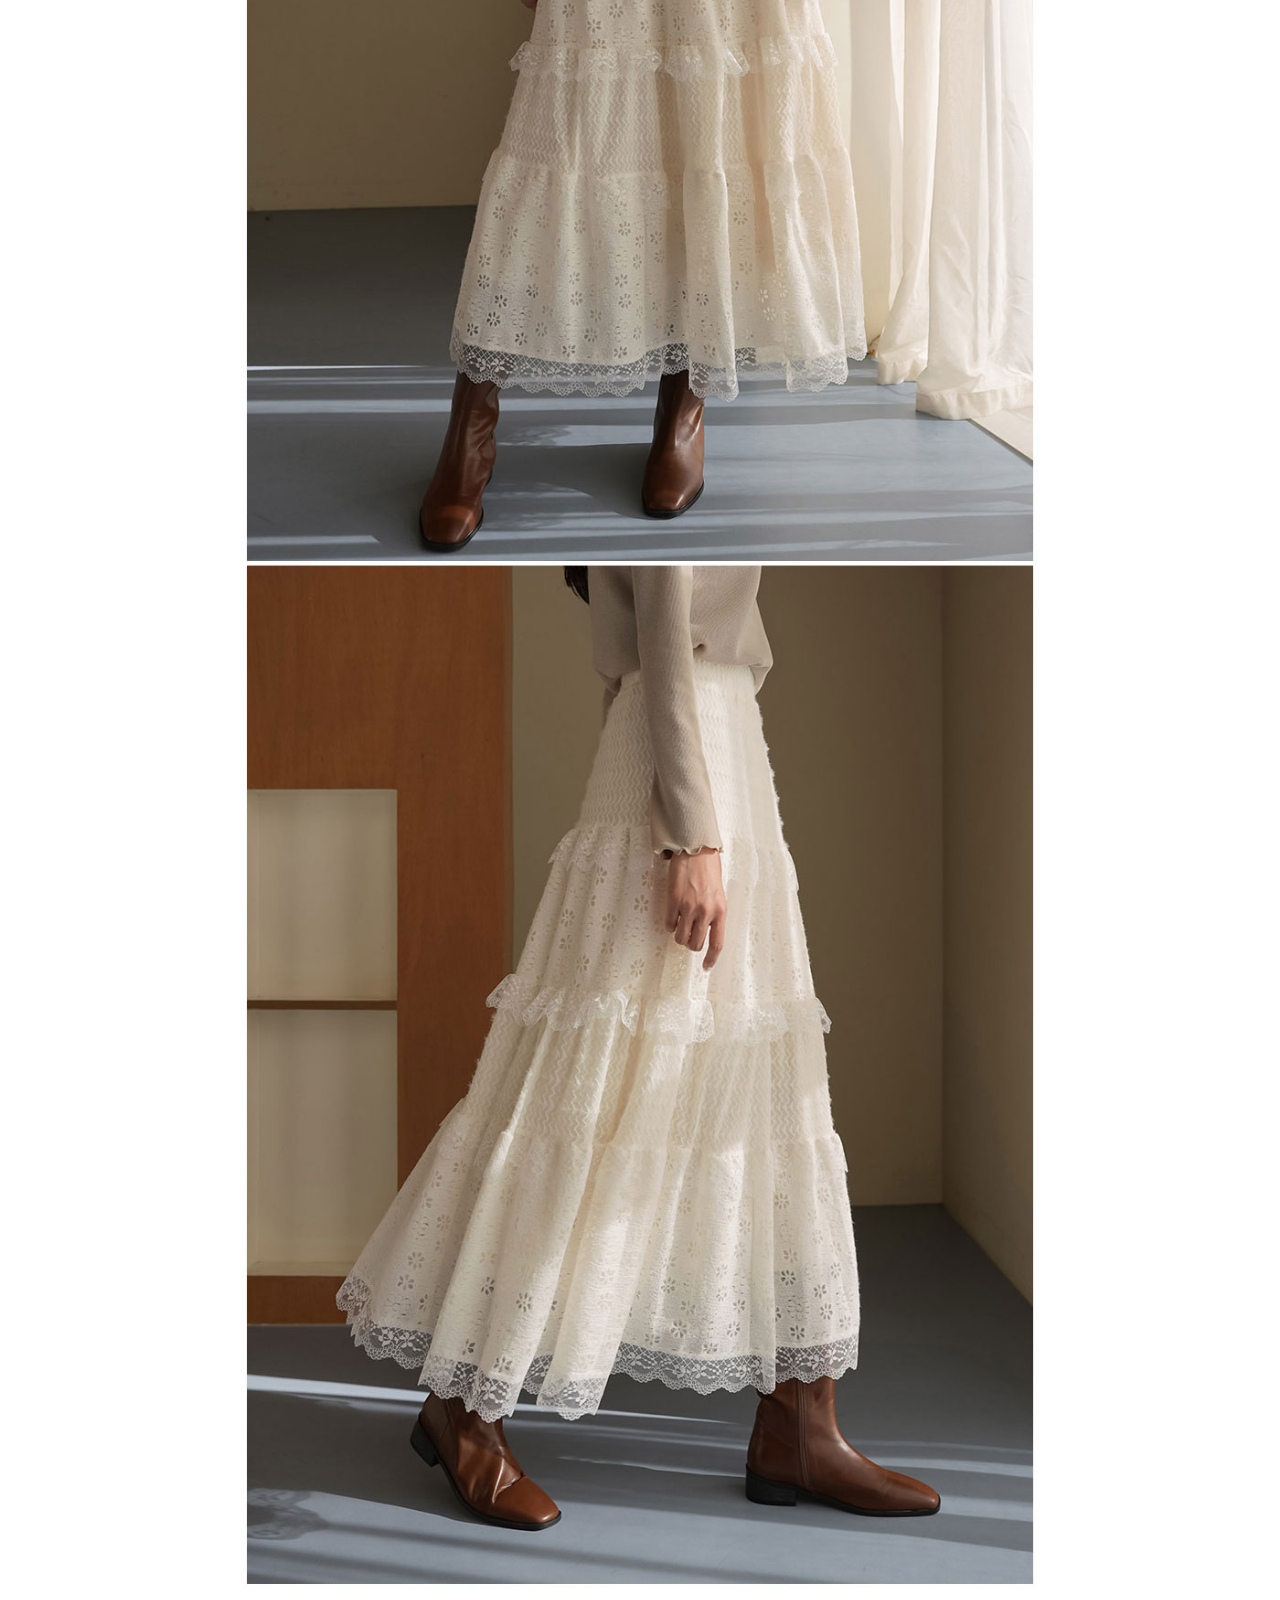
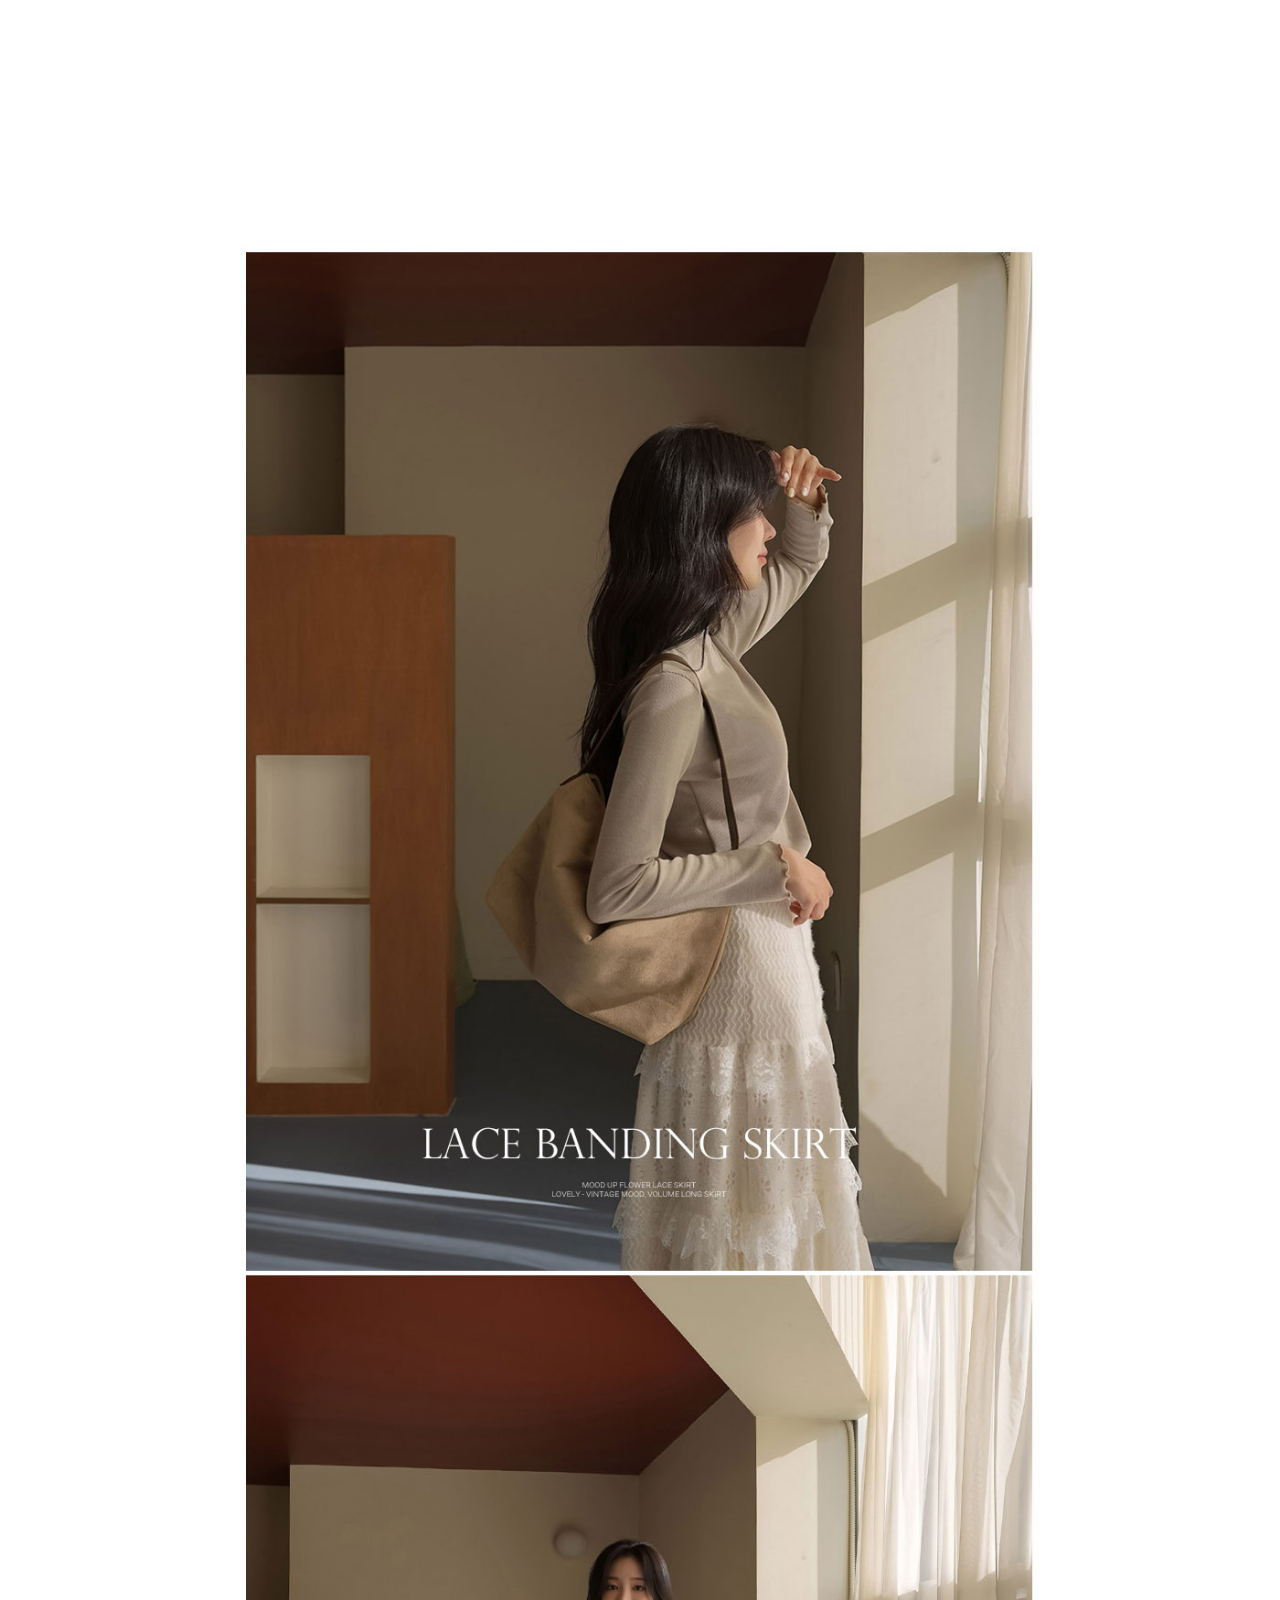
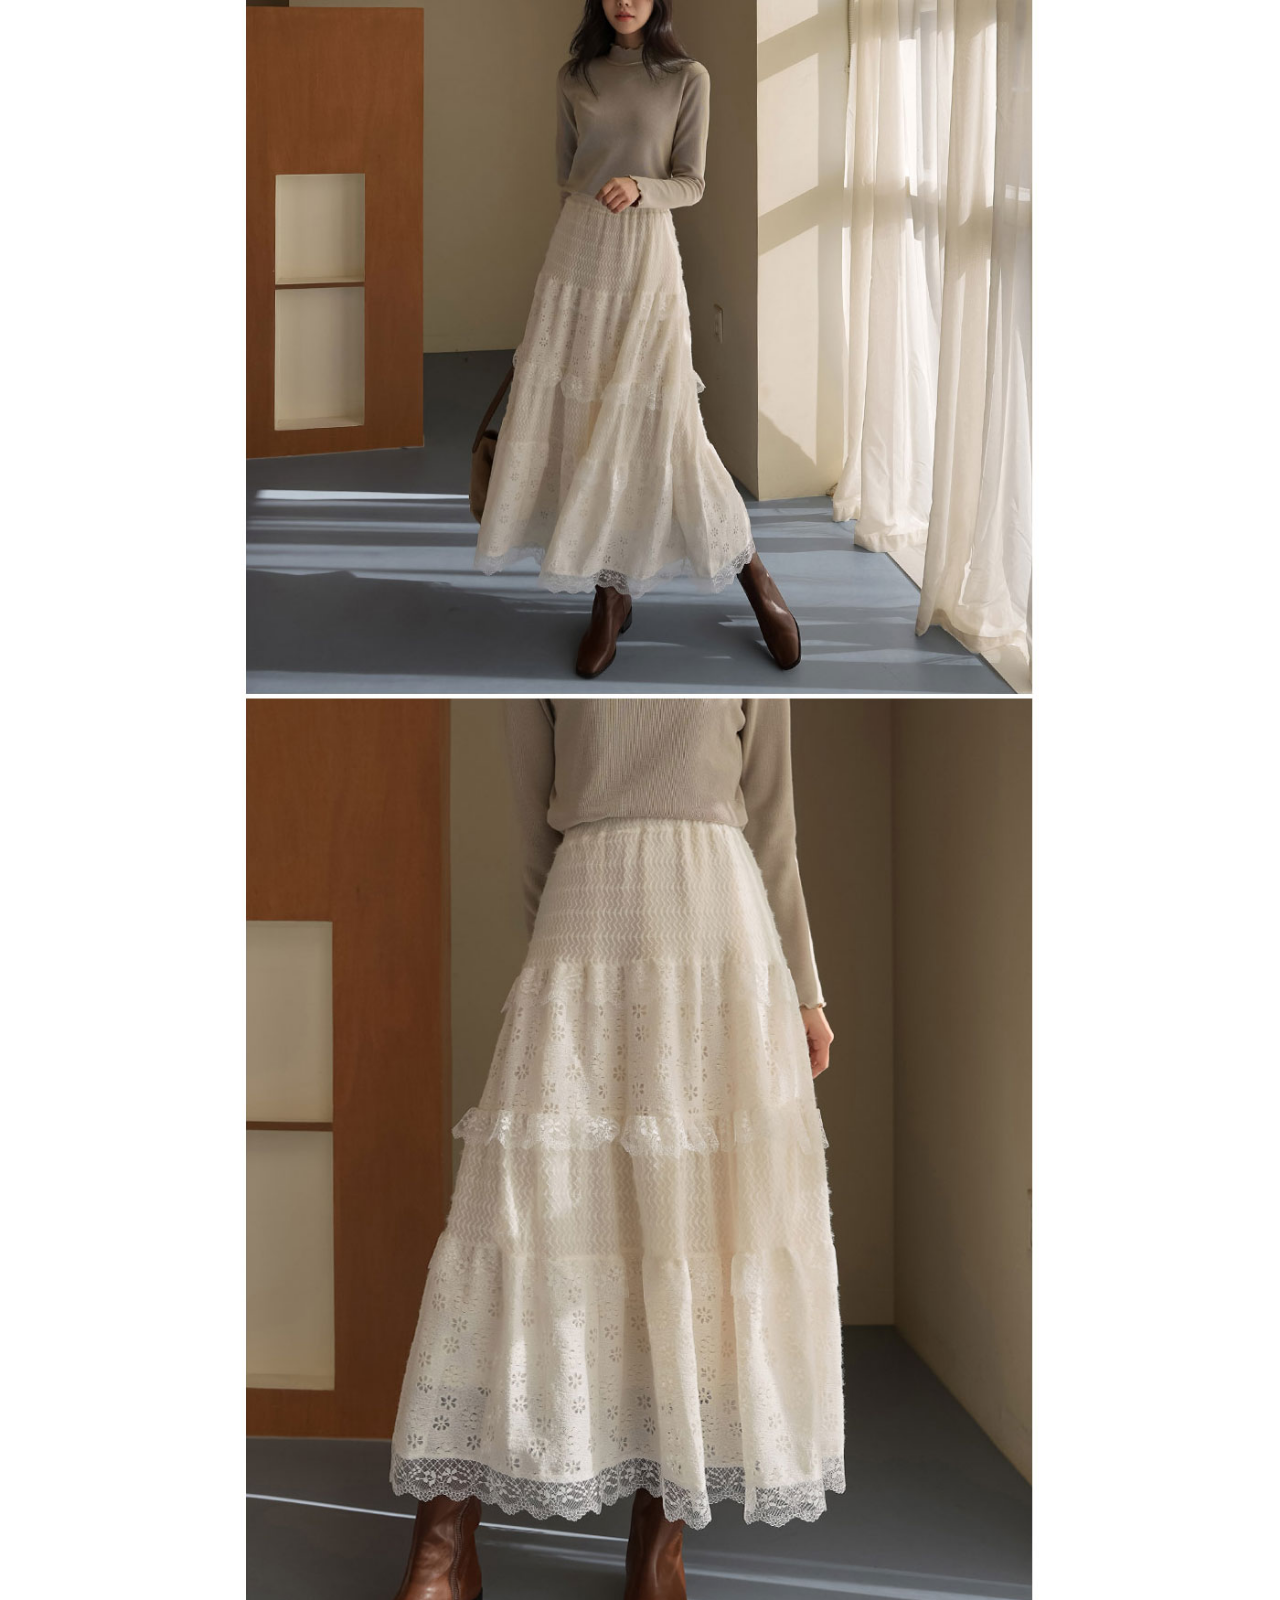
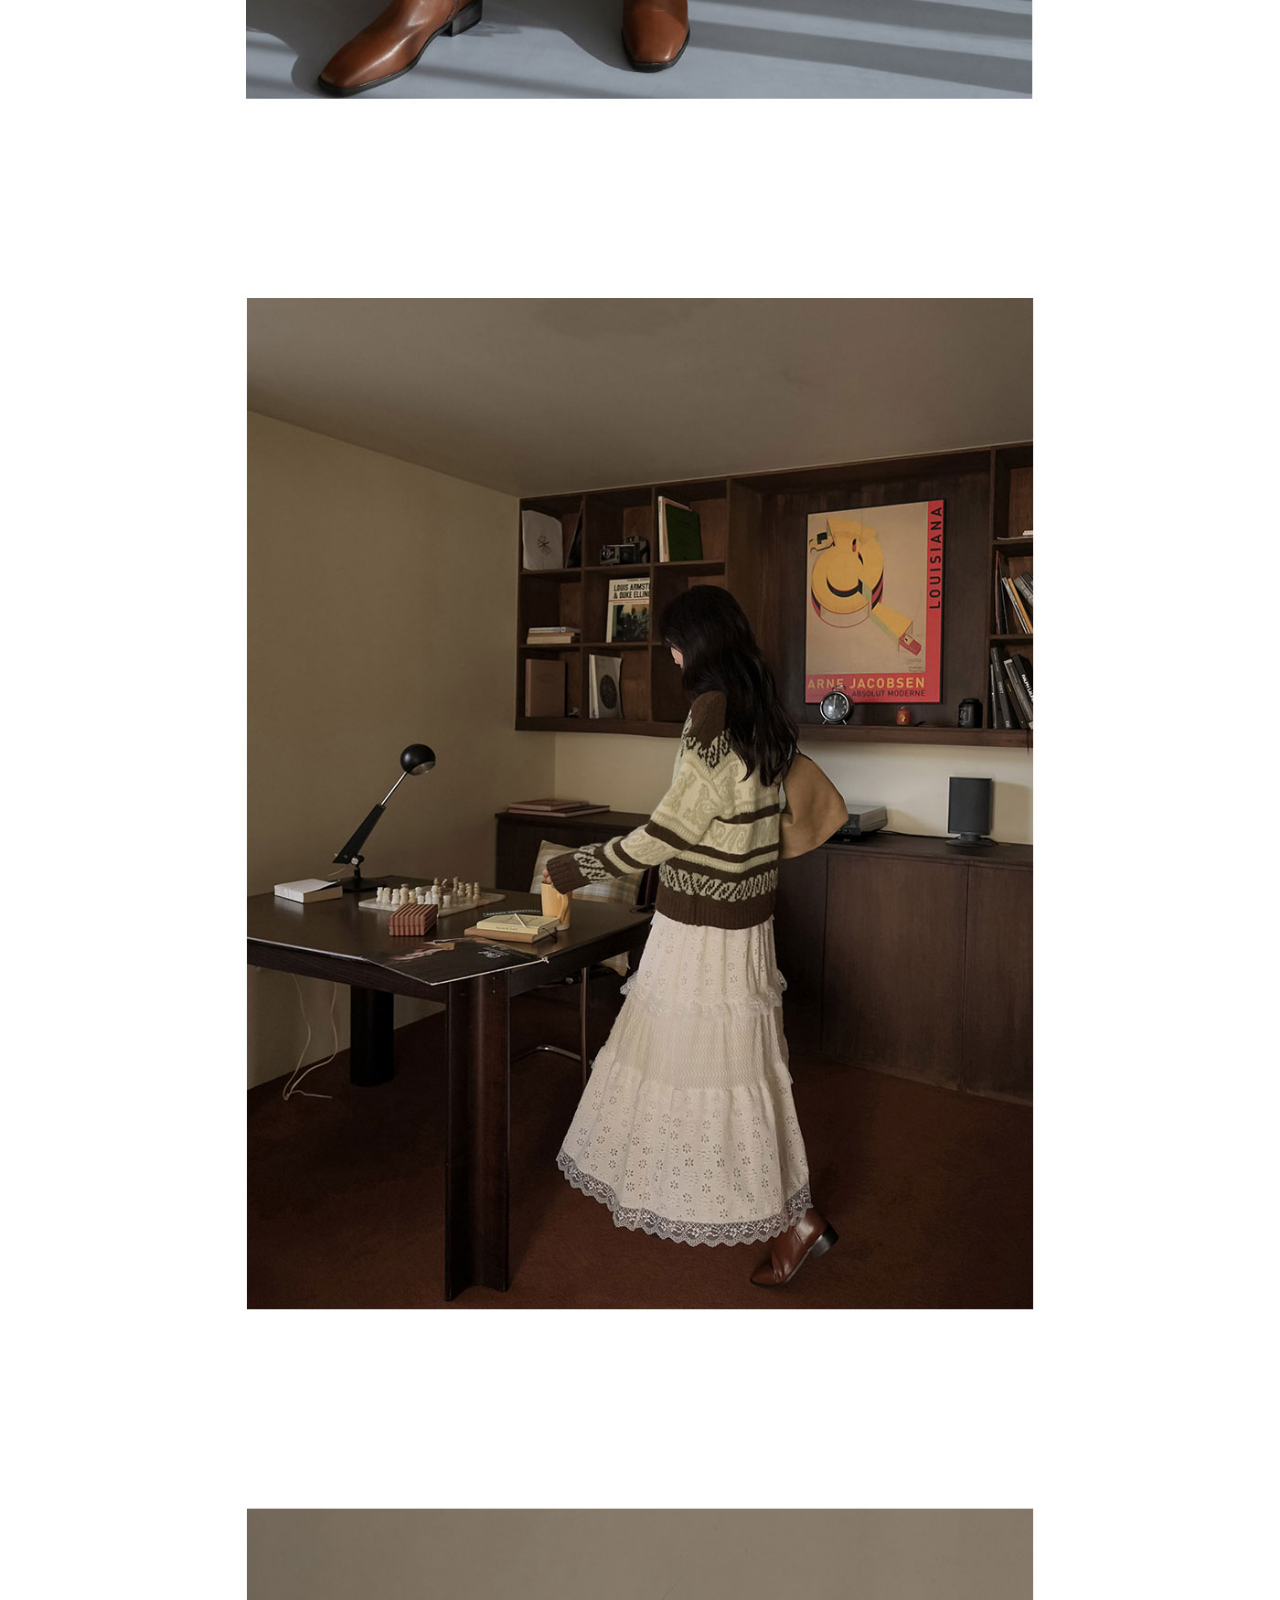
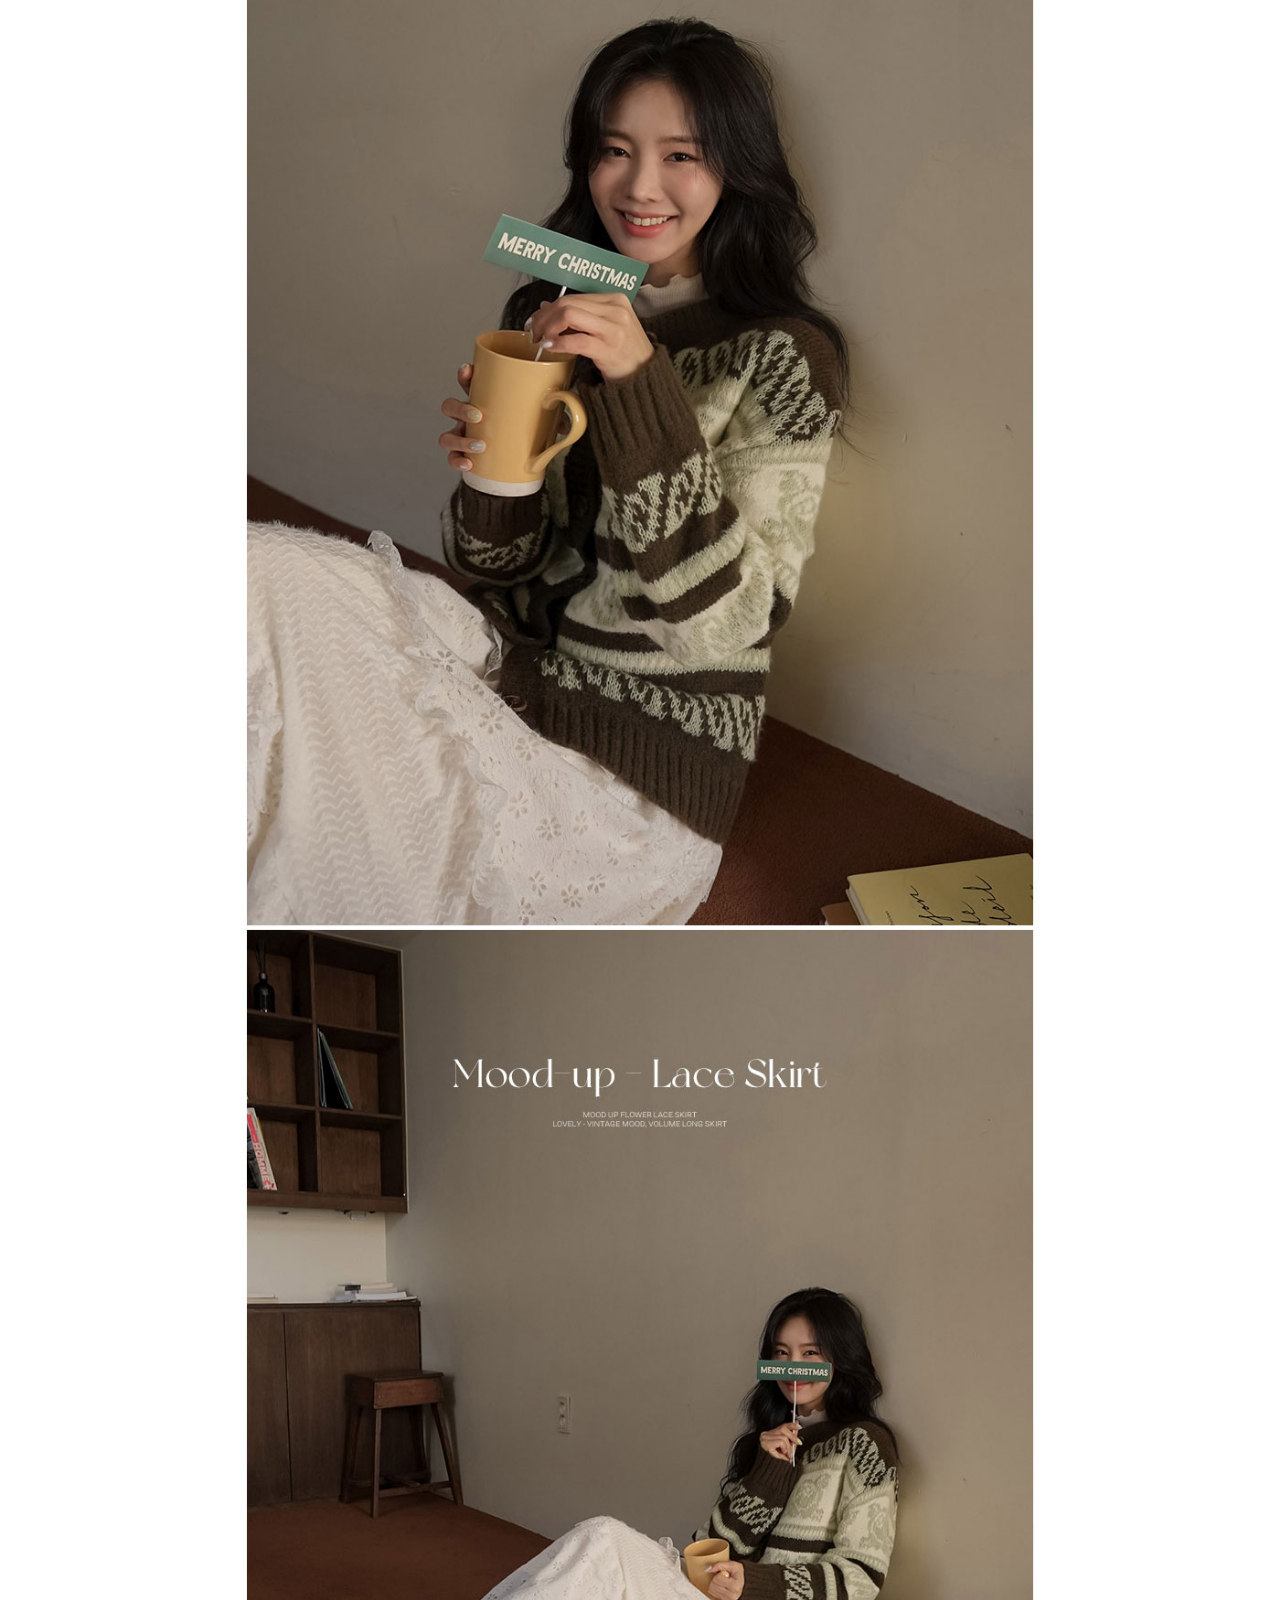
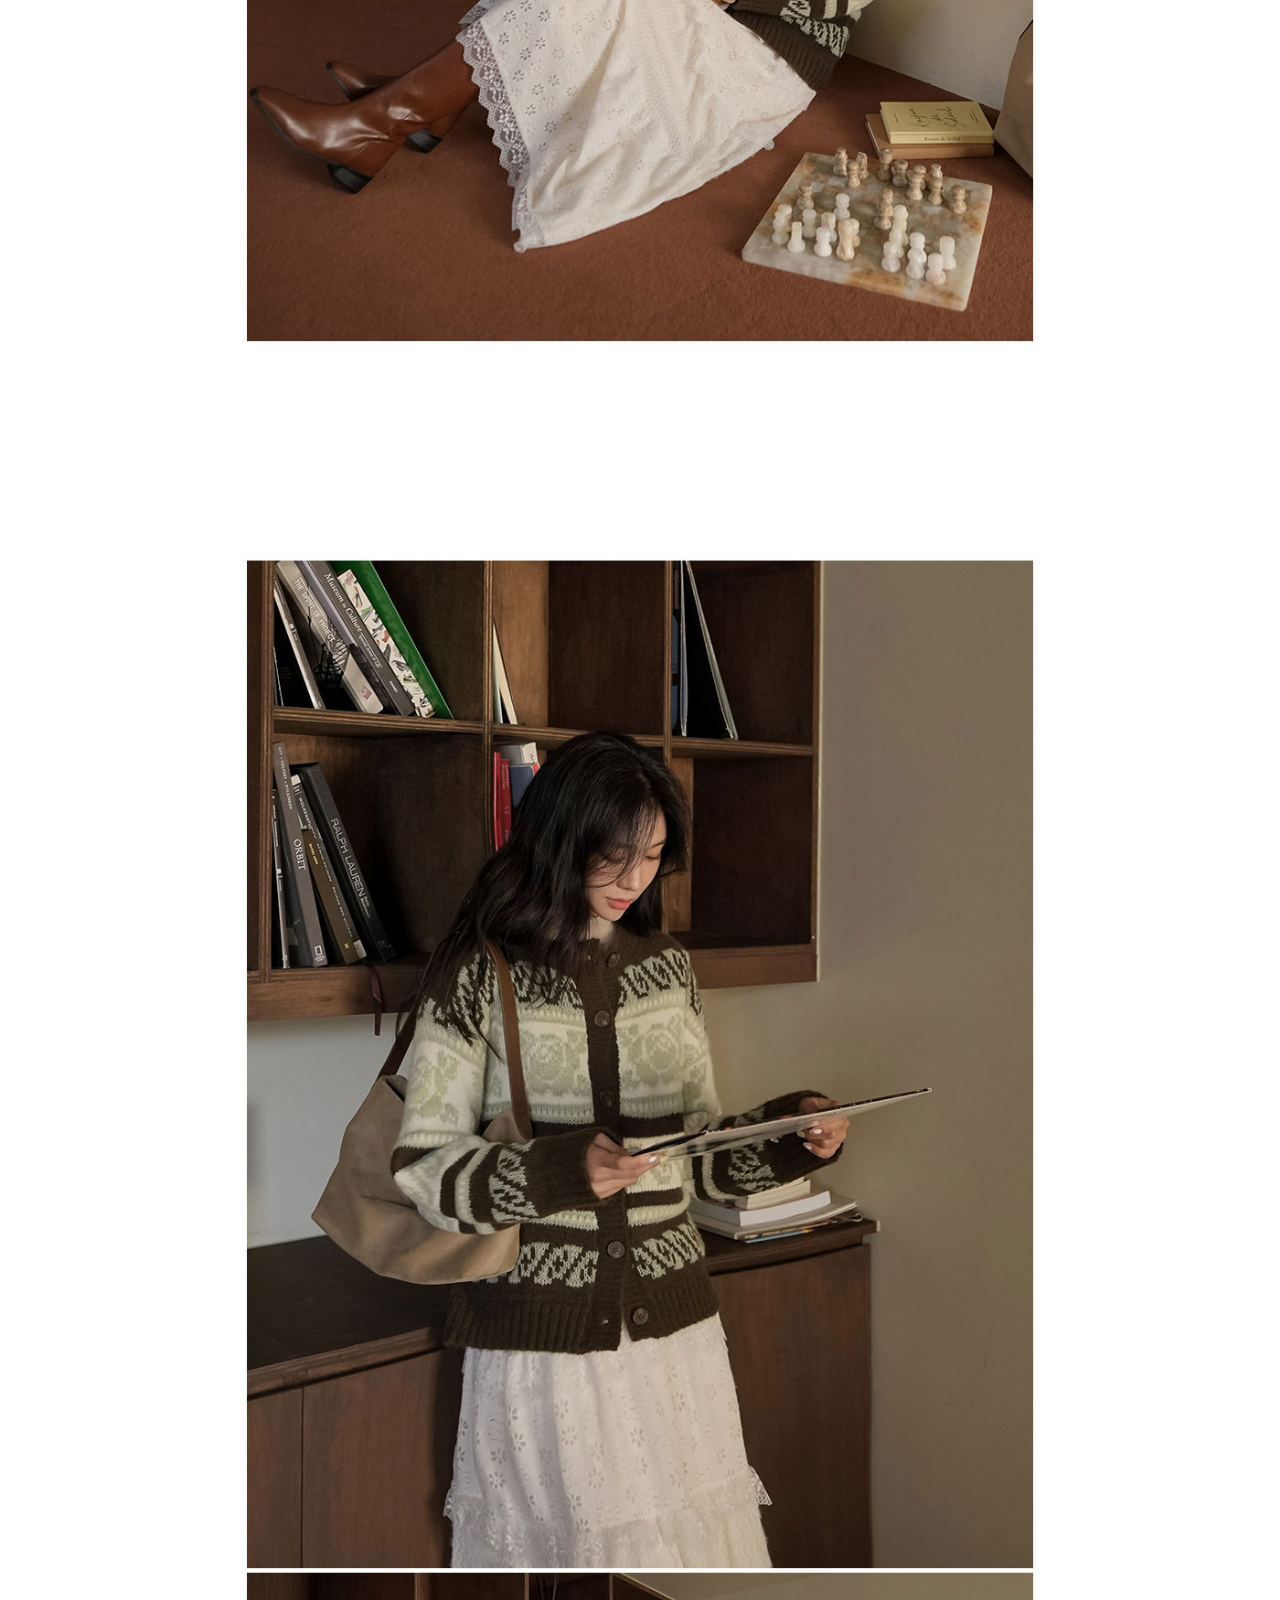
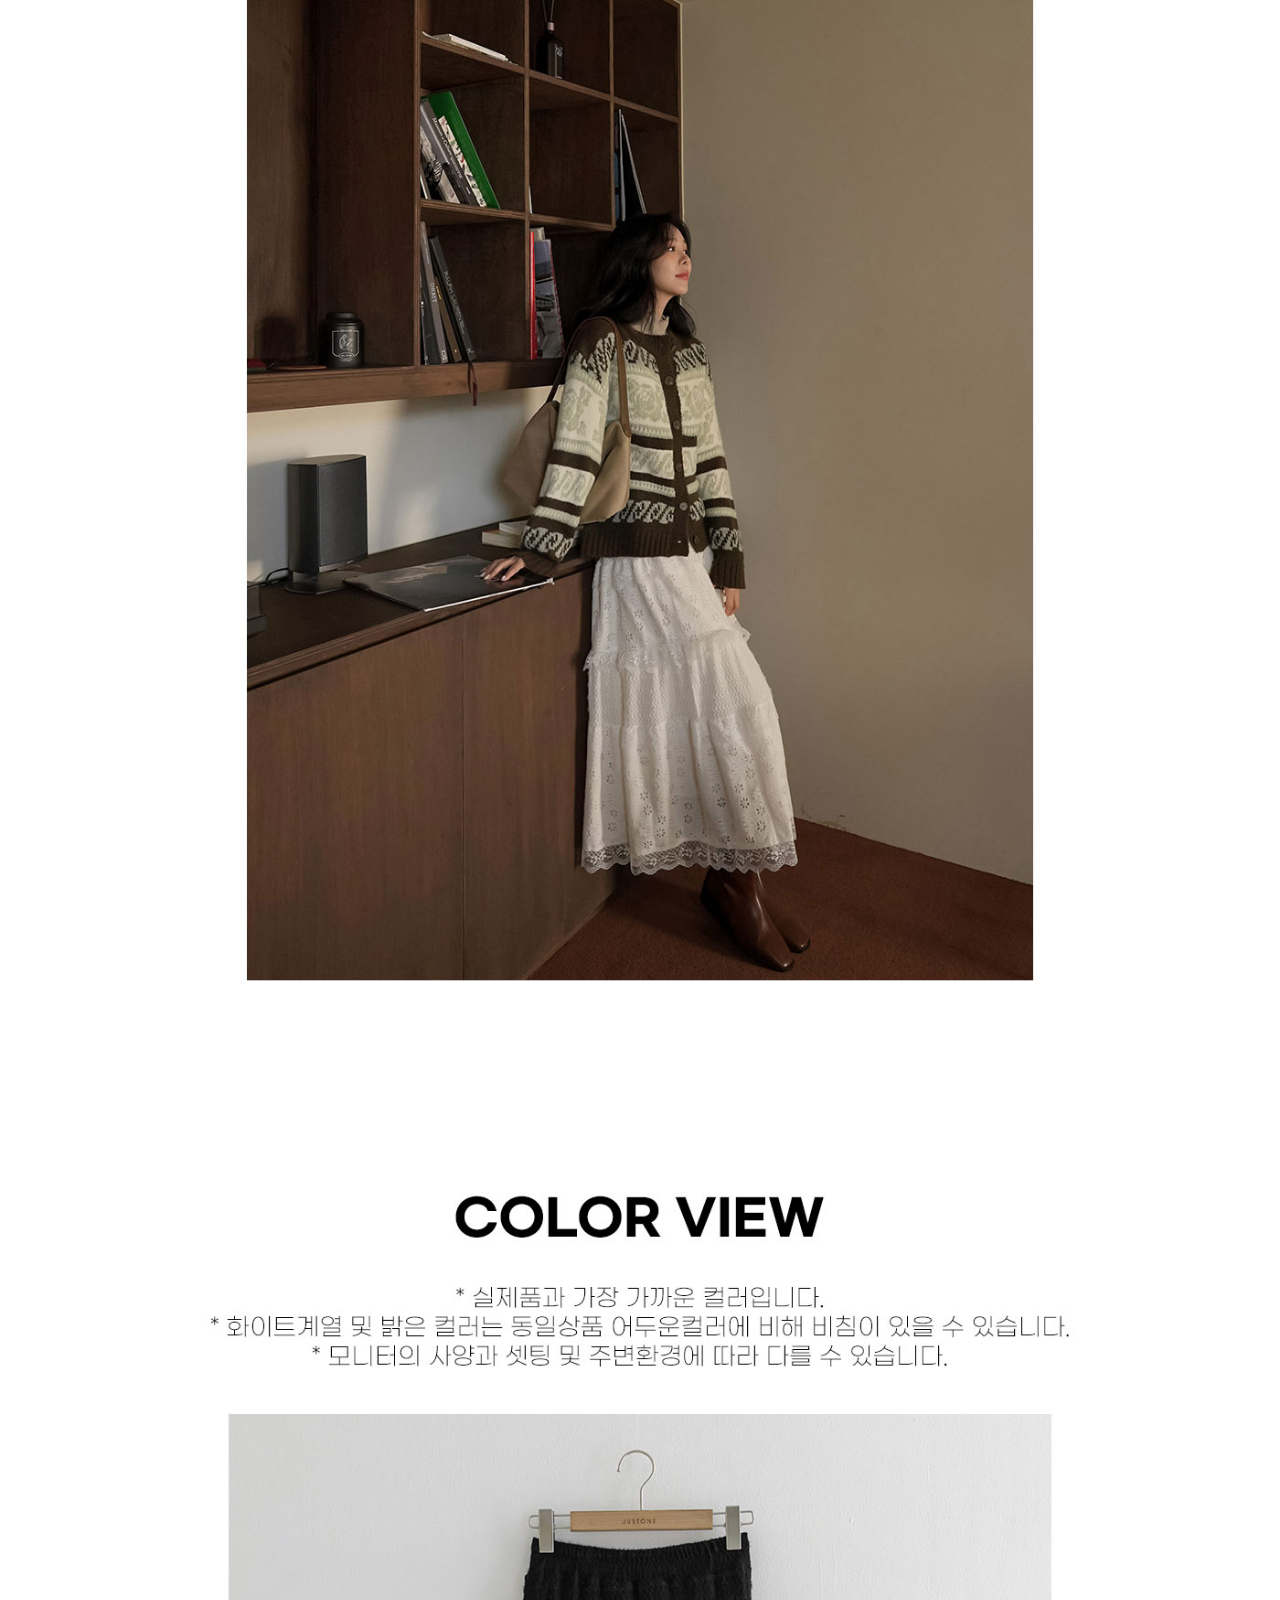
<file: product_01.html>
<!DOCTYPE html>
<html lang="en">
<head>
    <meta charset="UTF-8">
    <meta name="viewport" content="width=device-width, initial-scale=1.0">
    <title>Document</title>
     <!-- 구글 폰트 추가 -->
     <style>
        @import url('https://fonts.googleapis.com/css2?family=Noto+Sans+KR:wght@300&display=swap');
      </style>
    
    <!-- 구글 아이콘 추가 -->
    <link rel="stylesheet" href="https://fonts.googleapis.com/css2?family=Material+Symbols+Outlined:opsz,wght,FILL,GRAD@24,400,0,0" />
    
    <!-- CSS -->
    <link rel="stylesheet" href="css/index_pc.css">
    <link rel="stylesheet" href="css/index_mobile.css">
    <link rel="stylesheet" href="css/product_pc.css">
    <link rel="stylesheet" href="css/product_mobile.css">
</head>
<body>
    <header>
        <!-- 헤더 상단 1행 전체 시작 -->
        <div class="header_box_all">
            <div class="header_box_01">
                <div id="header_box_01_up">
                    <span id="sec_global">
                        <select>
                            <option selected> Global ▼ </option>
                            <option> 한국 </option>
                            <option> 미국 </option>
                            <option> 중국 </option>
                            <option> 일본 </option>
                        </select>
                    </span>
                    <!-- ins_all 시작 -->
                    <span id="ins_all">
                        <span id="ins_icon">
                            <img src="img/ins_icon_01.png" width="30px">
                        </span>
                        <span id="ins_icon">
                            <img src="img/ins_icon_02.png" width="30px">
                        </span>
                        <span id="ins_icon">
                            <img src="img/ins_icon_03.png" width="30px">
                        </span>
                        <span id="ins_icon">
                            <img src="img/ins_icon_04.jpg" width="30px">
                        </span>
                        <span id="ins_icon">
                            <img src="img/ins_icon_05.png" width="30px">
                        </span>
                    </span>
                </div>
                <div id="header_box_01_down">
                    <!-- 여백 -->
                </div>
            </div>

            <div class="header_box_02">
                <a href="index.html" target="_self">
                    <img src="img/index_logo_01.png" alt="600X100" width="100%">
                </a>
            </div>

            <div class="header_box_03">
                <div id="header_box_03_up">

                    <span id="txt_join">
                        회원가입
                    </span>
                    <span id="txt_id">
                        로그인
                    </span>
                    <span id="txt_basket">
                        장바구니
                    </span>
                    <span id="txt_mypage">
                        마이페이지
                    </span>
                </div>
                <div id="header_box_03_down">
                    <!-- 여백 -->
                </div>
            </div>
        </div>
    </header>
    <!-- 경로 표시 -->
    <div class="path_all">
        <div class="path_01">
            HOME > Dress & Skirt > 스커트
        </div>
    </div>
    <!-- 상품 이미지와 상세 설명 -->
    <div class="info-box-container">
        <!-- 상품 이미지 -->
        <div class="info-box-01">
            <div class="info-img-big">&nbsp;</div>
            <div class="info-img-samll-box">
                <div class="info-img-small-01">&nbsp;</div>
                <div class="info-img-small-02">&nbsp;</div>
                <div class="info-img-small-03">&nbsp;</div>
            </div>
            
        </div>
        <!-- 여백 -->
        <div class="info-blank">&nbsp;</div>
        <!-- 상세 설명 -->
        <div class="info-box-02">
            <div class="product_text_01">
                <h3 class="product-title">무드업 기모 레이스 밴딩스커트</h3>
                <div class="share-btn">
                    <span class="material-symbols-outlined">
                        share
                        </span>
                </div>
            </div>

            <div class="product_text_02">
                FREE
            </div>
            <div class="product_text_03">
                <span class="left-text"> PRICE</span>
                <span class="right-text">26,800</span>
            </div>
            <div class="product_text_04">
                <span class="left-text">적립금</span>
                <span class="right-text">270원</span>
            </div>
            <div class="product_text_05">
                <h4 class="select-title">색상</h4>
                <select name="color" id="color-select">
                    <option selected>옵션 선택</option>
                    <option>DA29122-아이보리</option>
                    <option>DA29122-블랙</option>
                </select>
            </div>
            <div class="product_text_06">
                <h4 class="select-title">사이즈</h4>
                <select name="size" id="size-select">
                    <option selected>옵션 선택</option>
                    <option>FREE</option>
                </select>
            </div>
            <div class="product_text_07">
                QTY
                <hr>
            </div>
            <div class="product_text_08">
                <span class="left-text">TOTAL</span>
                <span class="right-text">0</span>
            </div>
            <div class="product_text_09">
                해외배송결제
            </div>
            <div class="product_btn_container">
                <button class="direct">바로구매</button>
                <button>장바구니</button>
                <button>찜하기</button>
            </div>
            <div class="product_blank">
                <hr>
            </div>
            
        </div>
    </div>
    <div class="detail-tag-container">
        <div class="detail-tag selected">상품상세정보</div>
        <div class="detail-tag"><span>관련상품</span></div>
        <div class="detail-tag"><span>상품후기</span></div>
        <div class="detail-tag"><span>쇼핑안내</span></div>
    </div>
    <!-- 상세 이미지 -->
    <div class="detail-img">
        <img src="img/detail_page_01.jpg" width="100%">
        <img src="img/detail_page_02.jpg" width="100%">
        <img src="img/detail_page_03.jpg" width="100%">
    </div>
    <!-- size info -->
    <div class="size-info-container">
        <h4 class="size-title">MY FIT SIZE</h4>
        <div class="size-box-container">
            <div class="size-box-left">
                <div class="size-img">
                    <img src="img/size_img.png" alt="사이즈 이미지" width="100%">
                </div>
                <div class="size-info">
                    <h4 class="size-info-title">SIZE INFO</h4>
                    <div class="size-table">
                        <img class="size_info_pc" src="img/size_info_img.png" width="100%">
                        <img class="size_info_mobile" src="img/size_info_img_mobile.png.jpg" width="100%">
                        <div class="size-table-bottom">
                            <span class="left-text">단위: cm</span><span class="right-text">사이즈 비교 바로가기</span>
                        </div>
                        <ul class="size-notice">
                            <li> · 측정 위치, 방법에 따라 단면 1~2cm, 둘레 2~4cm의 오차가 있을 수 있습니다.</li>
                            <li> · 구제워싱 부분은 원단 특성에 따라 수축되어 보일 수 있습니다.</li>
                            <li> · 니트의 경우, 보관 방법에 따라 3~7cm정도 길이감이 달라질 수 있습니다.</li>
                            <li> · 화이트를 제외한 모든 컬러는 염색과정을 거치는 컬러의 특성상 물빠짐 현상이 있을 수 있습니다.</li>
                            <li> · 염색 과정을 거치는 의류의 경우 밝은 컬러와의 마찰로 인해 이염이 있을 수 있는 점 참고해주세요.</li>
                        </ul>
                    </div>
                    
                </div>
                <!-- product info -->
                <div class="product-info">
                    <h4 class="product-info-title">PRODUCT INFO</h4>
                    <ul class="product-notice">
                        <li>컬러 : 아이보리, 블랙</li>
                        <li>사이즈 : FREE(55~66반)</li>
                        <li>혼용률 : 폴리100%</li>
                        <li>제조국 : 중국</li>
                        <li>제조사 : 저스트원 협력업체</li>
                        <li>AS책임자 : 저스트원 1644-1111</li>
                        <li>품질보증기준 : 관련법및 소비자분쟁해결기준에 따름</li>
                        <li>세탁방법 : 드라이클리닝</li>
                        <li>시즌 : 겨울</li>
                    </ul>
                </div>
                <!-- DETAIL INFO -->
                <div class="detail-info">
                    <h4 class="detail-info-title">DETAIL INFO</h4>
                    <div class="detail-table">
                        <img class="detail-table-pc" src="img/detail_table.jpg" width="100%" >
                        <img class="detail-table-mobile" src="img/detail_table_mobile.jpg" width="100%" >
                    </div> 
                </div>
            </div>
            <div class="size-box-right">
                <div class="right-top">
                    <h4 class="top-title">내 사이즈 찾기</h4>
                    <div class="user-info">
                        <div class="user-height">
                            <div class="user-height-text">
                                <p>키 <span class="color-gray">cm</span></p>
                            </div>
                            <input type="number" name="height" step="1" placeholder="키">
                        </div>
                        <div class="user-weight">
                            <div class="user-weight-text">
                                <p>몸무게 <span class="color-gray">kg</span></p>
                            </div>
                            <input type="number" name="number" step="1" placeholder="몸무게">
                        </div>
                        
                    </div>
                    <button class="user-size-btn">사이즈 찾기</button>
                    
                </div>
                <div class="right-middle">
                    <div class="size-feedback">
                        <hr>
                        <div class="feedback-title">사이즈 피드백</div>
                        <select id="feedback">
                            <option selected>전체 한줄평</option>
                            <option>많이 작아요</option>
                            <option>조금 작아오</option>
                            <option>잘 맞아요</option>
                            <option>조금 커요</option>
                            <option>많이 커요</option>
                        </select>
                        <div class="feedback-text">
                            <p>아직 한줄평을 작성한 고객이 없어요.</p>
                            <p><span class="color-darker">비슷한 사이즈 상품 피드백</span>을 확인하세요.</p>
                        </div>
                        <div class="other-product">
                            <hr>
                            <div class="other-product-container">
                                <div class="other-product-img">
                                    <img src="img/best_img_17.jpg" width="100%">
                                </div>
                                <div class="other-product-text">
                                    <p class="other-product-title">비슷한 사이즈 상품 한줄평 보기</p>
                                    <span>7DA16146DD_랜지 플리츠 롱...</span>    
                                </div>
                            </div>
                            <hr class="bottom-hr">
                        </div>
    
                    </div>
                </div>
                
            </div>
        </div>
    </div>
        <!-- 여백 -->
    <div class="gap_1400_80">&nbsp;</div>
    <div class="gap_m_340_30">&nbsp;</div>

    <!-- 세탁 유의사항 -->
    <div class="washing-tip">
        <img class="washing-img-pc" src="img/washing_tip_img.jpg" alt="세탁 유의사항" width="100%">
        <img class="washing-img-mobile" src="img/washing_tip_img_mobile.jpg" alt="세탁 유의사항" width="100%">
    </div>

    <!-- 여백 -->
    <div class="gap_1400_80">&nbsp;</div>
    <div class="gap_m_340_30">&nbsp;</div>

    <!-- 모델정보 -->
    <div class="model-info">
        <img src="img/model_img.jpg" alt="모델정보" class="mode-img-pc" width="100%">
        <img src="img/model_img_mobile.jpg" alt="모델정보" class="mode-img-mobile" width="100%">
    </div>
    
    <!-- 여백 -->
    <div class="gap_1400_80">&nbsp;</div>
    <div class="gap_m_340_30">&nbsp;</div>
    
    <!-- 상품후기 iframe으로 게시판 삽입 -->
    <div class="bbs_02">
        <h3 class="bbs_02_title">Review</h3>
        <iframe src="http://jeonyoula.dothome.co.kr/gnuboard5/bbs/board.php?bo_table=table_02" width="100%" height="600px" scrolling="no"></iframe>
    </div>
    <!-- 여백 -->
    <div class="gap_1400_80">&nbsp;</div>
    <div class="gap_m_340_30">&nbsp;</div>
    <!-- footer -->
    <footer class="footer_container">
        <div class="footer_box_all">
            <div class="footer_box">
                <h3 class="footer_box_title">
                    1644-3662
                </h3>
                <div class="footer_text">
                    상담시간
                </div>
                <div class="footer_text">
                    월~금 10:00 - 17:00
                </div>
                <div class="footer_text">
                    점심 13:00 - 14:00
                </div>
                <div class="footer_text">
                    주말, 공휴일 휴무
                </div>
                <div class="footer_blank">&nbsp;</div>
                <div class="footer_text">
                    FAQ
                </div>
                <div class="footer_text">
                    공지사항
                </div>
            </div>
            <div class="footer_box">
                <h3 class="footer_box_title">
                    DELIVERY
                </h3>
                <div class="footer_text">
                    CJ 대한통운 고객센터 1588-1255
                </div>
                <div class="footer_text">
                    교환반품주소
                </div>
                <div class="footer_text">
                    서울 광진구 자양동
                </div>
                <div class="footer_blank">&nbsp;</div>
                <div class="footer_text">
                    타택배 교환반품주소
                </div>
                <div class="footer_text">
                    서울 성동구 성수동
                </div>
            </div>
            <div class="footer_box">
                <h3 class="footer_box_title">
                    INFO
                </h3>
                <div class="footer_text">
                    회사소개
                </div>
                <div class="footer_text">
                    이용약관
                </div>
                <div class="footer_text">
                    사업자정보확인
                </div>
                <div class="footer_text" style="color: #FF6E6E">
                    개인정보처리방침
                </div>
            </div>
            <div class="footer_box">
                <h3 class="footer_box_title">
                    ABOUT JUSTONE
                </h3>
                <div class="footer_text">
                    COMPANY : 주식회사 제이오진
                </div>
                <div class="footer_text">
                    OWNER : 나주인
                </div>
                <div class="footer_text">
                    BUSINESS LICENSE : 204-86-00000
                </div>
                <div class="footer_text">
                    MAIL ORDER LICENSE : 제2015-서울성동
                </div>
                <div class="footer_text">
                    ADRESS : 서울특별시 성동구 성동일로
                </div>
                <div class="footer_text">
                    CHIEF PRIVACY OFFICER : 장대리 (온라인사업부)
                </div>
                <div class="footer_text">
                    MAIL : justone@justone.co.kr
                </div>
                <div class="footer_text">
                    제휴문의 : office@justone.co.kr
                </div>
            </div>
        </div>
    
    </footer>
    

</body>
</html>
</file>
<file: css/index_pc.css>
* {
    margin: 0px;
    padding: 0px;
}
body {
    font-size: 10pt;
    color: #333;
}

ul, ol, li {
    list-style: none;
}

a {
    color: #333;
    text-decoration: none;
}
a:link, a:active, a:visited {
    color: #333;
    text-decoration: none;
}
a:hover {
    color: rgb(255, 0, 200);
    text-decoration: none;
}
header {
    position: relative;
    clear: both;
    width: 1400px;
    height: 100px;
    margin: 0 auto;
}

/* 헤더 상단 1행 전체 시작 */
.header_box_all {
    position: relative;
    clear: both;
    width: 1400px;
    height: 100px;
    display: grid;
    grid-template-columns: 400px 600px 400px;
    grid-template-rows: 100px;
}
    /* 헤더 상단 1행 (global) - left */
    .header_box_all > .header_box_01 {
        width: 400px;
        height: 100px;
    }

        #header_box_01_up {
            position:  relative;
            clear: both;
            width: 400px;
            height: 50px;
            line-height: 50px;
        }

            #sec_global {
                position: relative;
                float: left;
                width: 200px;
                height: 50px;
                line-height: 50px;
            }
                select {
                    /* -webkit-appearance: none; 드롭다운 기본 설정 해제할 때 사용*/
                    position: relative;
                    float: left;
                    width: 100px;
                    height: 30px;
                }

                option {
                    width: 50px;
                    height: 30px;
                }

                #ins_all {
                    display: grid;
                    grid-template-columns: repeat(5, 30px);
                    grid-template-rows: 30px;
                    width: 150px;
                    height: 30px;
                }

                #ins_icon {
                    display: flex;
                    justify-content: center;
                    align-items: center;
                }
                
        #header_box_01_down {
            position: relative;
            clear: both;
            width: 400px;
            height: 50px;
        }
    /* 헤더 상단 1행 (logo) - center */
    .header_box_all > .header_box_02 {
        width: 600px;
        height: 100px;
    }

    /* 헤서 상단 1행 (회원가입) - right */
    .header_box_all > .header_box_03 {
        position: relative;
        width: 400px;
        height: 100px;
    }

    #header_box_03_up {
        position: relative;
        clear: both;
        width: 400px;
        height: 50px;
        display: grid;
        grid-template-columns: repeat(4, 100px);
        grid-template-rows: 50px;
    }
        #txt_join, #txt_id, #txt_basket, #txt_mypage {
            line-height: 50px;
            text-align: center;
            font-size: 1rem;
        }

    #header_box_03_down {
        position: relative;
        clear: both;
        width: 400px;
        height: 50px;
    }

/* 헤더 상단 1행 다음 1번째 여백 시작 */
.gap_1400_10 {
    position: relative;
    clear: both;
    width: 100%;
    height: 10px;
    /* background: #999; */
}

/* 메인 메뉴 9개 시작 */
.main_menu_all {
    position: relative;
    clear: both;
    width: 1400px;
    height: 30px;
    margin: 0 auto;

    display: flex;
    flex-flow: row nowrap;
    justify-content: space-between;
}
.main_menu_all #menu_each {
    width: 140px;
    height: 30px;
    text-align: center;
    line-height: 30px;
}
#menu_each:hover {
    color: #333;
}
    .red-point{
        color: red;
    }
    .red-point:hover {
        color: rgb(255, 0, 200);
    }


/* 헤더 상단 1행 다음 2번째 여백시작 */
.gap_1200_10 {
    position: relative;
    clear: both;
    width: 100%;
    height: 10px;   
}

/* 메인 이미지 (main_img_all) 시작 */
.main_img_all {
    position: relative;
    clear: both;
    width: 1400px;
    height: 600px;
    margin: 0 auto;
}
    .main_img_big {
        display: block;
        position: absolute;
        left: 0px;
        top: 0px;
        width: 1400px;
        height: 600px;
        background: url(../img/main_title_img_01.jpg) no-repeat;
        background-size: cover;
    }

    .main_img_small {
        display: none;
    }

/* 여백 (w: 1400, h:80)은 표시 */
.gap_1400_80 {
    display: block;
    position: relative;
    clear: both;
    width: 100%;
    height: 80px;
    /* background: #999; */
    margin: 0 auto;
}

/* 여백 (w: 340, h:10)은 숨김 */
.gap_m_340_10 {
    display: none;
}

/* 상단 이미지 4게 시작 (340 * 280) */
section.sec_01_all {
    position: relative;
    clear: both;
    width: 1400px;
    height: 380px;
    overflow: hidden;
    margin: 0 auto;
}
.sec_01_all > .sec_01_box_all {
    display: flex;
    flex-flow: row nowrap;
    justify-content: space-between;
    width: 1400px;
    height: 380px;
}
.sec_01_box_all > #sec_01_box_each {
    position: relative;
    display: flex;
    flex-flow: column nowrap;
    width: 340px;
    height: 380px;
}
    #sec_01_box_img {
        width: 340px;
        height: 280px;
    }
    #sec_01_font_01 {
        width: 340px;
        height: 50px;
        line-height: 50px;
        font-size: 1.3rem;
        font-weight: bold;
        text-align: center;
    }
    #sec_01_font_02 {
        width: 340px;
        height: 20px;
        line-height: 20px;
        font-size: 1rem;
        font-weight: bold;
        text-align: center;
        white-space: nowrap;
    }

    #sec_01_box_font {
        width: 340px;
        height: 280px;
        line-height: 280px;
        position: absolute;
        font-size: 2rem;
        font-style: italic;
        color: #f1f1f1;
        text-align: center;
    }

.sec_02_all {
    position: relative;
    clear: both;
    width: 1400px;
    margin: 0 auto;
}
.sec_02_title-container {
    position: relative;
    width: 1400px;
    height: 100px;
    display: flex;
    flex-flow: column;
    justify-content: center;
    align-items: center;
    margin-bottom: 30px;
}
    .sec_02_title {
        font-size: 2.5rem;
        color: #0d0d0d;
        margin-bottom: 5px;
    }
    .sec_02_sub_title {
        font-size: 1rem;
        font-weight: bold;
        color: #757575;
        margin-bottom: 10px;
    }
    .more {
        width: 100%;
        position: absolute;
        right: 110px;
        top: 100px;
        text-align: right;
    }

.sec_02_box_all {
    display: flex;
    flex-flow: row nowrap;
    justify-content: space-between;
    width: 1400px;
}
   
#sec_02_box {
    position: relative;
    display: flex;
    flex-flow: column nowrap;
    width: 230px;
    height: 420px;
}

.color-palette {
    width: 230px;
    height: 50px;
    display: flex;
    justify-content: flex-start;
    align-items: center;
    column-gap: 3px;
}
/* 상품색상 */
.color {
    width: 25px;
    height: 5px;
    border: 1px solid #ddd;
    background: #333;
}

    #sec_02_box .sec_02_font_02 {
       font-size: 0.7rem;
       margin: 5px 0;
       color: #aaa;
    }

    #sec_02_box .sec_02_font_03 {
        font-weight: bold;
        font-size: 1rem;
        display: flex;
        align-items: center;
        column-gap: 10px;
    }

        .original_price {
            font-size: 0.8rem;
            text-decoration: line-through;
            color: #aaa;
        }

        .discount {
            color: rgb(255, 102, 0);
        }
    #sec_02_box .sec_02_font_04 {
        margin-top: 5px;
        font-size: 0.8rem;
    }
    .left-slide {
        width: 100px;
        height: 270px;
        display: flex;
        justify-content: center;
        align-items: center; 
        color: #cccccc;
    }

    .left-slide > span {
        font-size: 5rem;
        cursor: pointer;
    }

    .right-slide {
        width: 100px;
        height: 270px;
        display: flex;
        justify-content: center;
        align-items: center;   
        color: #cccccc;
    }

    .right-slide > span {
        font-size: 5rem;
        cursor: pointer;
    }

    /* winter season */
    .sec_03_all {
        position: relative;
        clear: both;
        width: 1400px;
        margin: 0 auto;
    }
    .sec_03_title-container {
        width: 1400px;
        height: 100px;
        display: flex;
        flex-flow: column;
        justify-content: center;
        align-items: center;
        margin-bottom: 30px;
    }
        .sec_03_title {
            font-size: 2.5rem;
            color: #0d0d0d;
            margin-bottom: 5px;
        }
        .sec_03_sub_title {
            font-size: 1rem;
            font-weight: bold;
            color: #757575;
        }
    
    .sec_03_box_all {
        display: flex;
        flex-flow: row nowrap;
        justify-content: space-between;
        width: 1400px;
    }

    #sec_03_box {
        position: relative;
        display: flex;
        flex-flow: column nowrap;
        width: 230px;
        height: 420px;
    }

    #sec_03_box .sec_03_font_02 {
        font-size: 0.7rem;
        margin: 5px 0;
        color: #aaa;
     }
 
     #sec_03_box .sec_03_font_03 {
         font-weight: bold;
         font-size: 1rem;
         display: flex;
         align-items: center;
    }

    #sec_03_box .sec_03_font_04 {
        margin-top: 5px;
        font-size: 0.8rem;
    }
.title_weekly {
    position: relative;
    clear: both;
    width: 100%;
    height: 50px;
    font-size: 2.5rem;
    text-align: center;
    line-height: 50px;
    margin: 50px auto 30px;
    font-size: 2.5rem;
    font-weight: bold;
    color: #0d0d0d;
}

/* 상품 시작 */
section.product_row_all {
    width: 1400px;
    height: 480px;
    display: grid;
    grid-template-columns: repeat(4, 340px);
    grid-template-rows: 450px;
    column-gap: 13px;
    margin: 0 auto;
}

    .product_row_all > .product_col_each {
        width: 340px;
        height: 450px;
        display: grid;
        grid-template-columns: 340px;
        grid-template-rows: 340px, 110px;
        grid-template-areas: 
        "img"
        "text";
       
    }
    /* 제품 이미지 */
    .product_col_each > #p_box_img {
        grid-area: img;
        width: 340px;
        height: 340px;
    }
    .product_col_each > #p_box_font_all {
        grid-area: text;
        width: 340px;
        height: 110px;
        display: grid;
        grid-template-columns: 340px;
        grid-template-rows: repeat(20px, 30px), 20px;
        grid-template-areas: 
        "a"
        "b"
        "c"
        "d"
        "e";
    }
        /* 제품 색깔 */
        #p_box_font_all > #p_box_color {
            grid-area: a;
            width: 340px;
            height: 20px;
            display: flex;
            align-items: center;
            gap : 5px;
        }
        #p_box_color > .color {
            display: inline-block;
            width: 23px;
            height: 5px;
            
            border: 1px solid #ddd;
        }
        /* 제품 이름 */
        #p_box_font_all > #p_box_font_01 {
            grid-area: b;
            width: 340px;
            height: 30px;
            line-height: 30px;
            font-size: 1rem;
            font-weight: bold;
        }
        /*제품 사이즈 */
        #p_box_font_all > #p_box_font_02 {
            grid-area: c;
            width: 340px;
            height: 20px;
            line-height: 20px;
            font-size: 0.7rem;
            color: #aaa;
        }
        /* 제품 가격 */
        #p_box_font_all > #p_box_font_03 {
            grid-area: d;
            display: flex;
            align-items: center;
            column-gap: 10px;
            width: 340px;
            height: 20px;
            line-height: 20px;
            font-size: 1.1rem;
            font-weight: bold;
            color: #333;
        }
        /* 리뷰 */
        #p_box_font_all > #p_box_font_04 {
            grid-area: e;
            width: 340px;
            height: 20px;
            line-height: 20px;
            font-size: 0.8rem;
            color: #333;
        }
    /* 중간 이미지 */
    .middle_img {
        position: relative;
        clear: both;
        width: 1400px;
        height: 500px;
        margin: 50px auto;
        background: url(../img/middle_img_01.jpg) no-repeat;
        background-size: cover;
    }
    .middle_img02 {
        background: url(../img/middle_img_02.jpg) no-repeat;
        background-size: cover;
    }

    /* footer */
   .footer_container {
    width: 100%;
    height: 300px;
    background: #ddd;
   }
   .footer_box_all {
    width: 1400px;
    height: 280px;
    display: grid;
    grid-template-columns: repeat(4, 300px);
    grid-template-rows: 300px;
    justify-content: center;
    text-align: left;
    margin: 0 auto;
   }
    .footer_box_title {
        font-size: 1.5rem;
        padding-top: 20px;
    }
    .footer_text {
        padding:0.3rem 0;
        
    }
    .footer_blank {
        width: 100%;
        height: 10px;
    }


  /* 게시판(그누보드) 설정  */
  .bbs_01 {
    position: relative;
    clear: both;
    width: 1000px;
    height: auto;
    margin: 0 auto;
    border: solid 1px #ddd;
  }

  .bbs_01_title {
    font-size: 1.5rem;
  }
</file>
<file: css/index_mobile.css>
@media all and (max-width: 800px) {
    * {
        margin: 0;
        padding: 0;
    }
    body {
        font-size: 10pt;
        color: #333;
    }

    header {
        position: relative;
        clear: both;
        width: 340px;
        height: 130px;
        margin: 0 auto;
    }

    /* 헤더 상단 1행 전체 시작 */
    .header_box_all {
        position: relative;
        clear: both;
        width: 340px;
        height: 130px;
        display: grid;
        grid-template-columns: 340px;
        grid-template-rows: 50px 50px 30px;
        
    
    }
        /* 헤더 상단 1행 (global) - left */
        .header_box_all > .header_box_01 {
            position: relative;
            clear: both;
            width: 340px;
            height: 50px;
            line-height: 50px;
            top: 10px;
        }

        #header_box_01_up {
            position: relative;
            clear: both;
            width: 340px;
            height: 30px;
        }
            #sec_global {
                position: relative;
                float: left;
                width: 170px;
                height: 30px;
                line-height: 30px;
            }
                select {
                    position: relative;
                    float: left;
                    width: 100px;
                    height: 30px;
                }

            option {
                width: 50px;
                height: 30px;
            }
        #ins_all {
            width: 150px;
            height: 30px;
        }
        #ins_icon {
            display: flex;
            justify-content: center;
            align-items: center;
            width: 30px;
            height: 30px;
            margin-left: 10px;
        }
        #ins_icon > img {
            width: 20px;
        }
    #header_box_01_down {
        display: none;
    }

    /* 헤더 상단 1행(logo) - center */
    .header_box_all > .header_box_02 {
        position: relative;
        clear: both;
        display: flex;
        justify-content: center;
        align-items: center;
        width: 340px;
        height: 50px;
    }
    .header_box_02 > a >  img {
        width:  300px;
    }

    /* 헤더 상단 1행 (회원가입) - right */
    .header_box_all > .header_box_03 {
        position: relative;
        clear: both;
        width: 340px;
        height: 30px;
        background: #f60;
    }
        #header_box_03_up {
            position: relative;
            clear: both;
            width: 340px;
            height: 30px;
            display: grid;
            grid-template-columns: repeat(4, 85px);
            grid-template-rows: 30px;
        }
            #txt_join, #txt_id, #txt_basket, #txt_mypage {
                line-height: 30px;
                text-align: center;
                font-size: 0.8rem;
            }

        #header_box_03_down {
            display: none;
        }
    /* 여백 삭제 */
    .gap_1400_10 {
        display: none;
    }
    /* 메인 메뉴 9개 시작 */
    .main_menu_all {
        display: flex;
        flex-flow: row wrap;
        width: 340px;
        height: 90px;
        margin: 0 auto;
    }
        .main_menu_all #menu_each {
            width: 110px; 
            /* 정확한 크기로 제작할 때는 113.33px로 변경
                340/3
            */
        }

      
        /* 여백 삭제 */
        .gap_1400_10 {
            display: none;
        }

        /* 메인 이미지 (main_img_all) 시작 */
        .main_img_all {
            position: relative;
            clear: both;
            width: 340px;
            height: 340px;
            overflow: hidden;
            margin: 0 auto;
        }

            .main_img_big {
                display: none;
            }

            .main_img_small {
                display: block;
                position: absolute;
                left: 0px;
                top: 0px;
                width: 340px;
                height: 340px;
                margin-top: 10px;
                z-index: 2;
                background: url(../img/main_title_img_02.jpg) no-repeat;
                background-size: cover;

                -webkit-animation-duration: 2s;
                -webkit-animation-name: m_01;
                -webkit-animation-iteration-count: 1;
            }

            @-webkit-keyframes m_01 {
                0% { left: 50px; top:50px; opacity: 50%;}
                100% {left: 0px; top: 0px; opacity: 100%;}
            }
            /* 여백 (w: 1400, h: 80 )은 숨김 */
            .gap_1400_80 {
                display: none;
            }
            /* 여백 (w: 340, h:10) 표시  */
            .gap_m_340_10 {
                display: block;
                position: relative;
                clear: both;
                width: 100%;
                height: 10px;
                /* background: #ddd; */
            }

            .gap_m_340_30 {
                display: block;
                position: relative;
                clear: both;
                width: 100%;
                height: 30px;
                /* background: #ddd; */
            }

            /* 상단 이미지 4개 시작 */
            section.sec_01_all {
                position: relative;
                clear: both;
                width: 340px;
                height: 1360px;
                overflow: hidden;
                margin: 0 auto;
            }
            .sec_01_all > .sec_01_box_all {
                display: flex;
                flex-flow: column nowrap;
                width: 340px;
                height: 1360px;
            }
            .sec_01_box_all > #sec_01_box_each {
                display: flex;
                flex-flow: column nowrap;
                width: 340px;
                height: 380px;
            }
            #sec_01_box_img {
                width: 340px;
                height: 280px;
            }
            #sec_01_font_01 {
                width: 340px;
                height: 30px;
                line-height: 30px;
                font-size: 1.2rem;
                font-weight: bold;
            }
            #sec_01_font_02 {
                width: 340px;
                height: 20px;
                line-height: 20px;
                font-size: 0.9rem;
                font-weight: bold;
                text-align: center;
                white-space: nowrap;
            }
            .left-slide {
                height: 100%;
            }
            .right-slide {
                height: 100%;
            }
            /* 트랜드픽 시작 */
            .sec_02_all {
                position: relative;
                clear: both;
                width: 340px;
                display: flex;
                flex-direction: column;
                justify-content: center;
                align-items: center;
            }
            .sec_02_title-container {
                width: 340px;
                height: 50px;
                display: flex;
                flex-flow: column;
                margin-top: 50px;
            }
                .sec_02_title {
                    font-size: 2rem;
                    color: #0d0d0d;
                    margin-bottom: 5px;
                }
                .sec_02_sub_title {
                    font-size: 0.9rem;
                    font-weight: bold;
                    color: #757575;
                    padding-bottom: 20px;
                }
            .sec_02_box_all {
                width: 340px;
                display: flex;
                flex-flow: row;
                justify-content:center;
                align-items: center;
            }

            #sec_02_box {
                position: relative;
                display: none;
                flex-flow: column nowrap;
                width: 340px;
                height: 470px;
                margin-bottom: 10px;
            }

            #sec_02_box.selected {
                display: flex;
            }

            .more {
                position: absolute;
                right: 0;
                top: 50px;
                width: 340px;
                text-align: right;
            }
            .color-palette {
                width: 340px;
                height: 30px;
                column-gap: 5px;
            }
            #sec_02_box .sec_02_font_01 {
                font-size: 1rem;
            }
            
            #sec_02_box .sec_02_font_02 {
                margin: 3px 0;
             }

             /* winter season 시작 */
             .sec_03_all {
                position: relative;
                clear: both;
                width: 340px;
                margin: 0 auto;
                
            }
            .sec_03_title-container {
                width: 340px;
                height: 50px;
                display: flex;
                flex-flow: column;
                justify-content: center;
                align-items: center;
                margin-top: 50px;
            }
                .sec_03_title {
                    font-size: 2rem;
                    color: #0d0d0d;
                    margin-bottom: 5px;
                }
                .sec_03_sub_title {
                    font-size: 0.9rem;
                    font-weight: bold;
                    color: #757575;
                    padding-bottom: 20px;
                }
            
            .sec_03_box_all {
                display: flex;
                flex-flow: row nowrap;
                justify-content: center;
                align-items: center;
                width: 340px;
            }
            #sec_03_box {
                position: relative;
                display: none;
                flex-flow: column nowrap;
                width: 340px;
                height: 470px;
                margin-bottom: 10px;
            }
            #sec_03_box.selected {
                display: flex;
            }
        
            #sec_03_box .sec_03_font_01 {
                font-size: 1rem;
            }
            
            #sec_03_box .sec_03_font_02 {
                margin: 3px 0;
            }

            #sec_03_box .sec_03_font_03 {
                font-weight: bold;
                font-size: 1rem;
                display: flex;
                align-items: center;
           }
       
           #sec_03_box .sec_03_font_04 {
               margin-top: 5px;
               font-size: 0.8rem;
           }

        /* weekly best 제목 시작 */
        .title_weekly {
            position: relative;
            clear: both;
            width: 340px;
            height: 50px;
            color: #0d0d0d;
            font-size: 1.5rem;
            text-align: center;
            line-height: 50px;
            margin: 0 auto;
            margin-top: 20px;
            margin-bottom: 20px;
        }
        /* 상품 시작 */
        section.product_row_all {
            width: 340px;
            height: auto;
            display: grid;
            grid-template-columns: 340px;
            grid-auto-rows: 450px;
            row-gap: 50px;
            margin: 0 auto;
            margin-bottom: 50px;
            border: 1px solid #333;
        }
            .product_row_all > .product_col_each {
                width: 340px;
                height: 450px;
                display: grid;
                grid-template-columns: 340px;
                grid-template-rows: 340px, 110px;
                
               
            }
                .product_col_each > #p_box_img {
                    width: 340px;
                    height: 340px;
                }
                .product_col_each > #p_box_font_all {
                    width: 340px;
                    height: 110px;
                    display: grid;
                    grid-template-columns: 340px;
                    grid-template-rows: 20px, 30px, repeat(2, 20px);
                    grid-template-areas: 
                    "a"
                    "b"
                    "c"
                    "d"
                    "e";
                }
                    #p_box_font_all > #p_box_color {
                        grid-area: a;
                        width: 340px;
                        height: 20px;
                        display: flex;
                        align-items: center;
                        gap : 5px;
                    }

                    #p_box_font_all > #p_box_font_01 {
                        grid-area: b;
                        line-height: 30px;
                        font-size: 1rem;
                        font-weight: bold;
                        
                    }
                    #p_box_font_all > #p_box_font_02 {
                        grid-area: c;
                        line-height: 20px;
                        font-size: 0.7rem;
                        color: #ddd;
                        
                    }
                    #p_box_font_all > #p_box_font_03 {
                        grid-area: d;
                        line-height: 20px;
                        font-size: 1.1rem;
                        font-weight: bold;
                        color: #333;
                    }

                    #p_box_font_all > #p_box_font_04 {
                        grid-area: e;
                        line-height: 20px;
                        font-size: 0.8rem;
                    }
    /* 중간 이미지 */
    .middle_img {
        position: relative;
        clear: both;
        width: 340px;
        height: 250px;
        margin: 50px auto;
        background: url(../img/middle_img_mobile_01.jpg) no-repeat;
        background-size: cover;
    }
    .middle_img02 {
        background: url(../img/middle_img_mobile_02.jpg) no-repeat;
        background-size: cover;
    }
    /* footer */
    .footer_container {
        width: 100%;
        height: auto;
        background: #ddd;
        margin: 0 auto;
       
       }
       .footer_box_all {
        width: 340px;
        height: auto;
        display: grid;
        grid-template-columns: 340px;
        grid-template-rows: repeat(4, 300px);
        justify-content: center;
        text-align: left;
         
       
       }
        .footer_box_title {
            font-size: 1.5rem;
            padding-top: 20px;
        }
        .footer_text {
            padding: 0.3rem 0;
            
        }
        .footer_blank {
            width: 100%;
            height: 10px;
        }

    /* 게시판(그누보드) 설정  */
  .bbs_01 {
    position: relative;
    clear: both;
    width: 340px;
    height: auto;
    margin: 0 auto;
  }
  .bbs_01 > iframe {
    width: 310px;
    padding: 0 1rem;
  }

}
</file>
<file: css/product_pc.css>
* {
    box-sizing: border-box;
}

.path_all {
    position: relative;
    clear: both;
    width: 100%;
    height: 50px;
    line-height: 50px;
    margin-bottom: 20px;
    background: #eee;
    
}
    .path_01 {
        width: 1400px;
        height: 50px;
        line-height: 50px;
        text-align: right;
        margin: 0 auto;
    }

    .info-box-container {
        width: 1400px;
        height: 650px;
        position: relative;
        clear: both;
        display: grid;
        grid-template-columns: 600px 50px 750px;
        grid-template-rows: 650px;
        grid-template-areas: "info01 info02 info03";
        margin: 0 auto;
        
    }
        .info-box-01 {
            grid-area: info01;
            width: 600px;
            height: 650px;
            display: flex;
            flex-flow: column;
            align-items: center;
            row-gap: 40px;
        }
            .info-img-big {
                position: relative;
                clear: both;
                width: 560px;
                height: 410px;
                background: #ddd;
                margin-top: 20px;
                background: url(../img/detail_img_01.jpg) no-repeat center;
                background-size: cover;
            }
            .info-img-samll-box {
                position: relative;
                clear: both;
                width: 600px;
                height: 200px;
                display: flex;
                justify-content: center;
                column-gap: 10px;
            }
            .info-img-small-01 {
                width: 180px;
                height: 180px;
                background: url(../img/detail_img_01.jpg) no-repeat center;
                background-size: cover;
            }
            .info-img-small-02 {
                width: 180px;
                height: 180px;
                background: url(../img/detail_img_02.jpg) no-repeat center;
                background-size: cover;
            }
            .info-img-small-03 {
                width: 180px;
                height: 180px;
                background: url(../img/detail_img_03.jpg) no-repeat center;
                background-size: cover;
            }


        .info-blank {
            grid-area: info02;
        }

        .info-box-02 {
            grid-area: info03;
            display: flex;
            flex-direction: column;
            padding: 0 40px;
        }
            .product_text_01 {
                width: 100%;
                height: 50px;
                line-height: 50px;
                display: flex;
                justify-content: space-between;
                align-items: center;
                
            }
                .product-title {
                    font-size: 1.1rem;
                }
                .share-btn > span {
                    font-size: 1.2rem;
                }
            .product_text_02 {
                width: 100%;
                height: 20px;
                line-height: 20px;
                color: #aaa;
            }
            .product_text_03 {
                width: 100%;
                height: 40px;
                line-height: 40px;
                display: flex;
                justify-content: space-between;
            }
            .product_text_03 > .right-text {
                font-weight: bold;
                font-size: 1rem;
            }
            .product_text_04 {
                width: 100%;
                height: 40px;
                line-height: 40px;
                display: flex;
                justify-content: space-between;
            }
            .product_text_05 {
                width: 100%;
                height: 70px;
                padding-bottom: 10px;
            }

            .product_text_06 {
                width: 100%;
                height: 70px;
                padding-bottom: 10px;
            }
                .select-title {
                    width: 100%;
                    height: 30px;
                    line-height: 30px;
                }

                #color-select {
                    width: 100%;
                    height: 40px;
                    line-height: 40px;
                    border: 1px solid #aaa;
                    border-radius: 10px;
                    padding: 10px;
                }
                #size-select {
                    width: 100%;
                    height: 40px;
                    line-height: 40px;
                    border: 1px solid #aaa;
                    border-radius: 10px;
                    padding: 10px;
                }
            .product_text_07 {
                padding: 10px 0;
            }
            .product_text_07 > hr {
                border: 0;
                height: 1px;
                background: #ddd;
                margin-top: 5px;
            }

            .product_text_08  {
                width: 100%;
                height: 40px;
                line-height: 40px;
                display: flex;
                justify-content: space-between;
            }

            .product_text_09 {
                width: 100%;
                height: 40px;
                line-height: 40px;
                margin-top: 50px;
            }
            .product_btn_container {
                width: 100%;
                display: flex;
                flex-flow: column;
                gap: 10px;
                margin-bottom: 20px;
            }

            .product_btn_container > button {
                width: 100%;
                height: 40px;
                border-radius: 10px;
                border: 1px solid #ddd;
            }
            .product_btn_container > button:hover {
                border: 1px solid #0d0d0d;
                background: #0d0d0d;
                color: #f1f1f1;
            }

            .product_btn_container > .direct {
                border: 1px solid #0d0d0d;
            }

            .product_blank > hr {
                border: 0;
                height: 1px;
                background: #ddd;
                margin-top: 5px;
            }
.detail-tag-container {
    width: 1400px;
    height: 50px;
    display: flex;
    justify-content: center;
    align-items: center;
    margin: 50px auto;
    border: 1px solid #ddd;
}
    .detail-tag {
        width: 348px;
        line-height: 50px;
        text-align: center;
        display: flex;
        justify-content: center;
        align-items: center;
    }

    .detail-tag.selected {
        background: #0d0d0d;
        color: #f1f1f1;
    }
/* 상세 페이지 이미지 */
.detail-img-container {
    width: 1400px;
    height: auto;
    display: flex;
    flex-direction: column;
    align-items: center;
    margin: 0 auto;
}
/* size info */
.size-info-container {
    width: 1400px;
    height: auto;
    position: relative;
    clear: both;
    margin: 0 auto;

}
.size-box-container {
    width: 1400px;
    display: flex;
    border: 1px solid #aaa;

}
    .size-title {
        width: 100%;
        height: 50px;
        text-align: center;
        font-size: 1.5rem;
    }
    .size-box-left {
        width: 1000px;
        height: 1500px;
        display: flex;
        flex-flow: column;
        align-items: center;
        padding: 2rem;
        border-right: 1px solid #aaa;
    }
        .size-img {
            width: 300px;
        }

        .size-info {
            width: 100%;
            display: flex;
            flex-flow: column;
            align-items: center;
        }
            .size-info-title {
                width: 100%;
                text-align: left;
                font-size: 1rem;
                padding: 15px 0;
            }

        .size-table {
            width: 100%; 
        }
        .size_info_mobile {
            display:none;
        }
            .size-table-bottom {
                width: 100%;
                display: flex;
                justify-content: space-between;
            }
            .size-table-bottom > .left-text {
                color: #aaa;
            }
            .size-table-bottom > .right-text {
                text-decoration: underline;
            }
        .size-notice {
            padding: 1rem 0;
        }
            .size-notice > li {
                padding: 3px;
                color: #888888;
            }

        .product-info {
            width: 100%;
            position: relative;
            clear: both;
        }

            .product-info-title {
                width: 100%;
                font-size: 1rem;
                margin-top: 20px;
                margin-bottom: 15px;
            }

            .product-notice {
                width: 100%;
                margin-bottom: 30px;
            }
            .product-notice > li {
                padding: 2px;
                color: #666;
            }
        .detail-info {
            width: 100%;
            position: relative;
            clear: both;
        }

        .detail-info-title {
            width: 100%;
            height: 30px;
            line-height: 30px;
            font-size: 1rem;
            padding-bottom: 1rem;
        }

        .detail-table {
            width: 100%;
        }
        .detail-table-mobile {
            display: none;
        }

    .size-box-right {
        width: 400px;
        height: 1500px;
        padding: 2rem;
        position: relative;
        
    }
        .right-top {
            width: 100%;
            height: 200px;
            display: flex;
            flex-flow: column;
            padding-bottom: 2rem;
        }
            .top-title {
                width: 100%;
                height: 30px;
                line-height: 30px;
                font-size: 1rem;
                margin-bottom: 1rem;
            }
            .user-info {
                width: 100%;
                height: 100px;
                display: flex;
                justify-content: center;
                margin-bottom: 25px;
            }

                .user-height {
                    width: 200px;
                    height: 50px;
                    display: flex;
                    flex-flow: column;
                    justify-content: center;
                    align-items: center;
                }
                .user-height-text > p {
                    width: 160px;
                    height: 20px;
                    line-height: 20px;
                    text-align: left;

                }
                .user-height > input {
                    width: 160px;
                    height: 40px;
                    line-height: 40px;
                    border-radius: 5px;
                    border: 1px solid #ddd;
                    
                }

                .user-weight {
                    width: 190px;
                    height: 50px;
                    display: flex;
                    flex-flow: column;
                    justify-content: center;
                    align-items: flex-start;
                }

                .user-weight-text > p {
                    width: 160px;
                    height: 20px;
                    line-height: 20px;
                    text-align: left;
                }

                .user-weight > input {
                    width: 160px;
                    height: 40px;
                    line-height: 40px;
                    border-radius: 5px;
                    border: 1px solid #ddd;
                }
            .user-size-btn {
                width: 100%;
                height: 40px;
                line-height: 40px;
                border: 0;
                border-radius: 10px;
                background: #ddd;
                
            }
        .right-middle {
            width: 100%;
            height: 350px;

        }

        .color-gray {
            color: #aaa;
        }

        .color-darker {
            color: #0d0d0d;
            font-weight: bold;
        }
            .size-feedback {
                width: 100%;
                height: 100%;

            }
            .size-feedback > hr {
                width: 100%;
                border: 0;
                height: 1px;
                background: #ddd;
            }
                .feedback-title {
                    width: 100%;
                    height: 30px;
                    line-height: 30px;
                    font-size: 1rem;
                    margin: 1rem 0; 
                    text-align: left;
                    font-weight: bold;
                }

                #feedback {
                    width: 100%;
                }

                .feedback-text {
                    width: 400px;
                    height: 120px;
                    display: flex;
                    flex-flow: column;
                    align-items: center;
                    justify-content: center;

                }

                .feedback-text > p {
                    width: 400px;
                }

            .other-product {
                width: 100%;
                height: 100px;
            }
            .other-product > hr {
                width: 100%;
                border: 0;
                height: 1px;
                background: #ddd;
                margin: 1rem 0;
            }

            .other-product-container {
                width: 100%;
                height: 100%;
                display: flex;
                align-items: center;
                justify-content: space-evenly;
            }

            .other-product-img {
                width: 100px;
                height: 100px;
            }
    /* 세탁 유의사항 */
    .washing-tip {
        width: 1400px;
        margin: 0 auto;
    }

    .washing-img-mobile {
        display: none;
    }

    /* 모델정보 */
    .model-info {
        width: 1400px;
        margin: 0 auto;
        border: 1px solid #ddd;
    }

    .mode-img-mobile {
        display: none;
    }

/* 그누보드 게시판 */
    .bbs_02 {
        width: 1400px;
        height: auto;
        margin: 0 auto;
        position: relative;
        clear: both;
        border: solid 1px #ddd;
    }

    .bbs_02_title {
        font-size: 2rem;
        margin-top: 10px;
        padding: 0 1rem;
    }

    .bbs_02 > iframe {
        border: 0;
        padding: 0 1rem;
    }
</file>
<file: css/product_mobile.css>
@media all and (max-width: 800px) {
    * {
        box-sizing: border-box;
    }

    .path_all {
        position: relative;
        clear: both;
        width: 340px;
        height: 30px;
        line-height: 40px;
        margin: 0 auto;
    }
    .path_01 {
        width: 100%;
        height: 30px;
        line-height: 30px;
        font-size: 0.7rem;
    }
    .info-box-container {
        width: 340px;
        height: 900px;
        position: relative;
        clear: both;
        display: grid;
        grid-template-columns: 340px;
        grid-template-rows: 340px 20px 540px;
        grid-template-areas: 
        "info01"
        "info02"
        "info03";
        margin: 0 auto;
        padding-bottom: 30px;
    }
    .info-box-01 {
        grid-area: info01;
        width: 340px;
        height: 340px;
        display: flex;
        flex-flow: column;
        align-items: center;
        row-gap: 10px;
    }
        .info-img-big {
            position: relative;
            clear: both;
            width: 320px;
            height: 210px;
            background: #ddd;
            margin-top: 10px;
            background: url(../img/detail_img_01.jpg) no-repeat center;
            background-size: cover;
        }
        .info-img-samll-box {
            position: relative;
            clear: both;
            width: 340px;
            height: 100px;
            display: flex;
            justify-content: center;
            column-gap: 10px;
        }
        .info-img-small-01 {
            width: 100px;
            height: 100px;
            background: url(../img/detail_img_01.jpg) no-repeat center;
            background-size: cover;
        }
        .info-img-small-02 {
            width: 100px;
            height: 100px;
            background: url(../img/detail_img_02.jpg) no-repeat center;
            background-size: cover;
        }
        .info-img-small-03 {
            width: 100px;
            height: 100px;
            background: url(../img/detail_img_03.jpg) no-repeat center;
            background-size: cover;
        }
    .info-blank {
        grid-area: info02;
    } 
    .info-box-02 {
        grid-area: info03;
        display: flex;
        flex-direction: column;
        padding: 0 20px;
    }
        .product-title {
            font-size: 1rem;
        }
        .share-btn > span {
            font-size: 0.8rem;
        }
        .product_text_09 {
            margin-top: 0;
        }
    .detail-tag-container {
        width: 340px;
    }
    .detail-tag {
        width: 85px;
    }
    .detail-img-container {
        width: 340px;
    }
    /* size info */
    .size-info-container {
        width: 340px;
        height: auto;
        position: relative;
        clear: both;
        margin: 0 auto;
    }
    .size-box-container {
        width: 340px;
        display: flex;
        flex-flow: column;
        border: 1px solid #aaa;
    
    }

    .size-box-left {
        width: 340px;
        height: auto;
        display: flex;
        flex-flow: column;
        align-items: center;
        justify-content: center;
        padding: 1rem;
        border-right: 0px solid #aaa;
    }
    .size-img {
        width: 250px;
    }

    .size-info-title {
        width: 100%;
        font-size: 0.8rem;
        padding: 10px 0;
    }
    .size-table {
        width: 300px;
    }  
    .size_info_pc {
        display:none;
    }
      
    .size_info_mobile {
        display: block;
    }
      

    .size-notice > li {
        padding: 0;
        color: #888888;
        font-size: 0.7rem;
    }
    .detail-info-title {
        width: 100%;
        height: 30px;
        line-height: 30px;
        font-size: 0.8rem;
        padding-bottom: 1rem;
    }
    .detail-table {
        width: 100%;
    }
    .detail-table-pc {
        display: none;
    }
    .detail-table-mobile {
        display: block;
    }

    .product-info-title {
        width: 100%;
        font-size: 0.8rem;
        margin-top: 20px;
        margin-bottom: 15px;
    }

    .product-notice > li {
        padding: 0px;
        font-size: 0.7rem;
    }

    .size-box-right {
        width: 340px;
        height: auto;
        padding: 0 1rem;
        position: relative;
        
    }

    .top-title {
        width: 100%;
        height: 30px;
        line-height: 30px;
        font-size: 0.8rem;
        margin: 1rem;
    }
    .user-height {
        width: 170px;

    }
    .user-height-text > p {
        width: 140px;
    }
    .user-height > input {
        width: 140px;
        
    }

    .user-weight {
        width: 170px;

    }

    .user-weight-text > p {
        width: 140px;
    }

    .user-weight > input {
        width: 140px;
    }

    .user-size-btn {
        width: 95%;
        height: 40px;
        line-height: 40px;
        text-align: center;
        margin: 0 auto;
    }

    .other-product {
        padding: 1rem 0;
    }

    .other-product > .bottom-hr {
        display: none;
    }
    /* 세탁 유의사항 */
    .washing-tip {
        width: 340px;
        margin: 0 auto;
    }
    .washing-img-pc {
        display: none;
    }
    .washing-img-mobile {
        display: block;
    }

        /* 모델정보 */
        .model-info {
            width: 340px;
            margin: 0 auto;
        }
        .mode-img-pc {
            display: none;
        }
        .mode-img-mobile {
            display: block;
        }
        
/* 그누보드 게시판 */
    .bbs_02 {
        width: 340px;
        height: auto;
        margin: 0 auto;
        position: relative;
        clear: both;
    }

    .bbs_02_title {
        font-size: 1.5rem;
        margin-top: 10px;
    }

    .bbs_02 > iframe {
        border: 0;
    }
}
</file>
